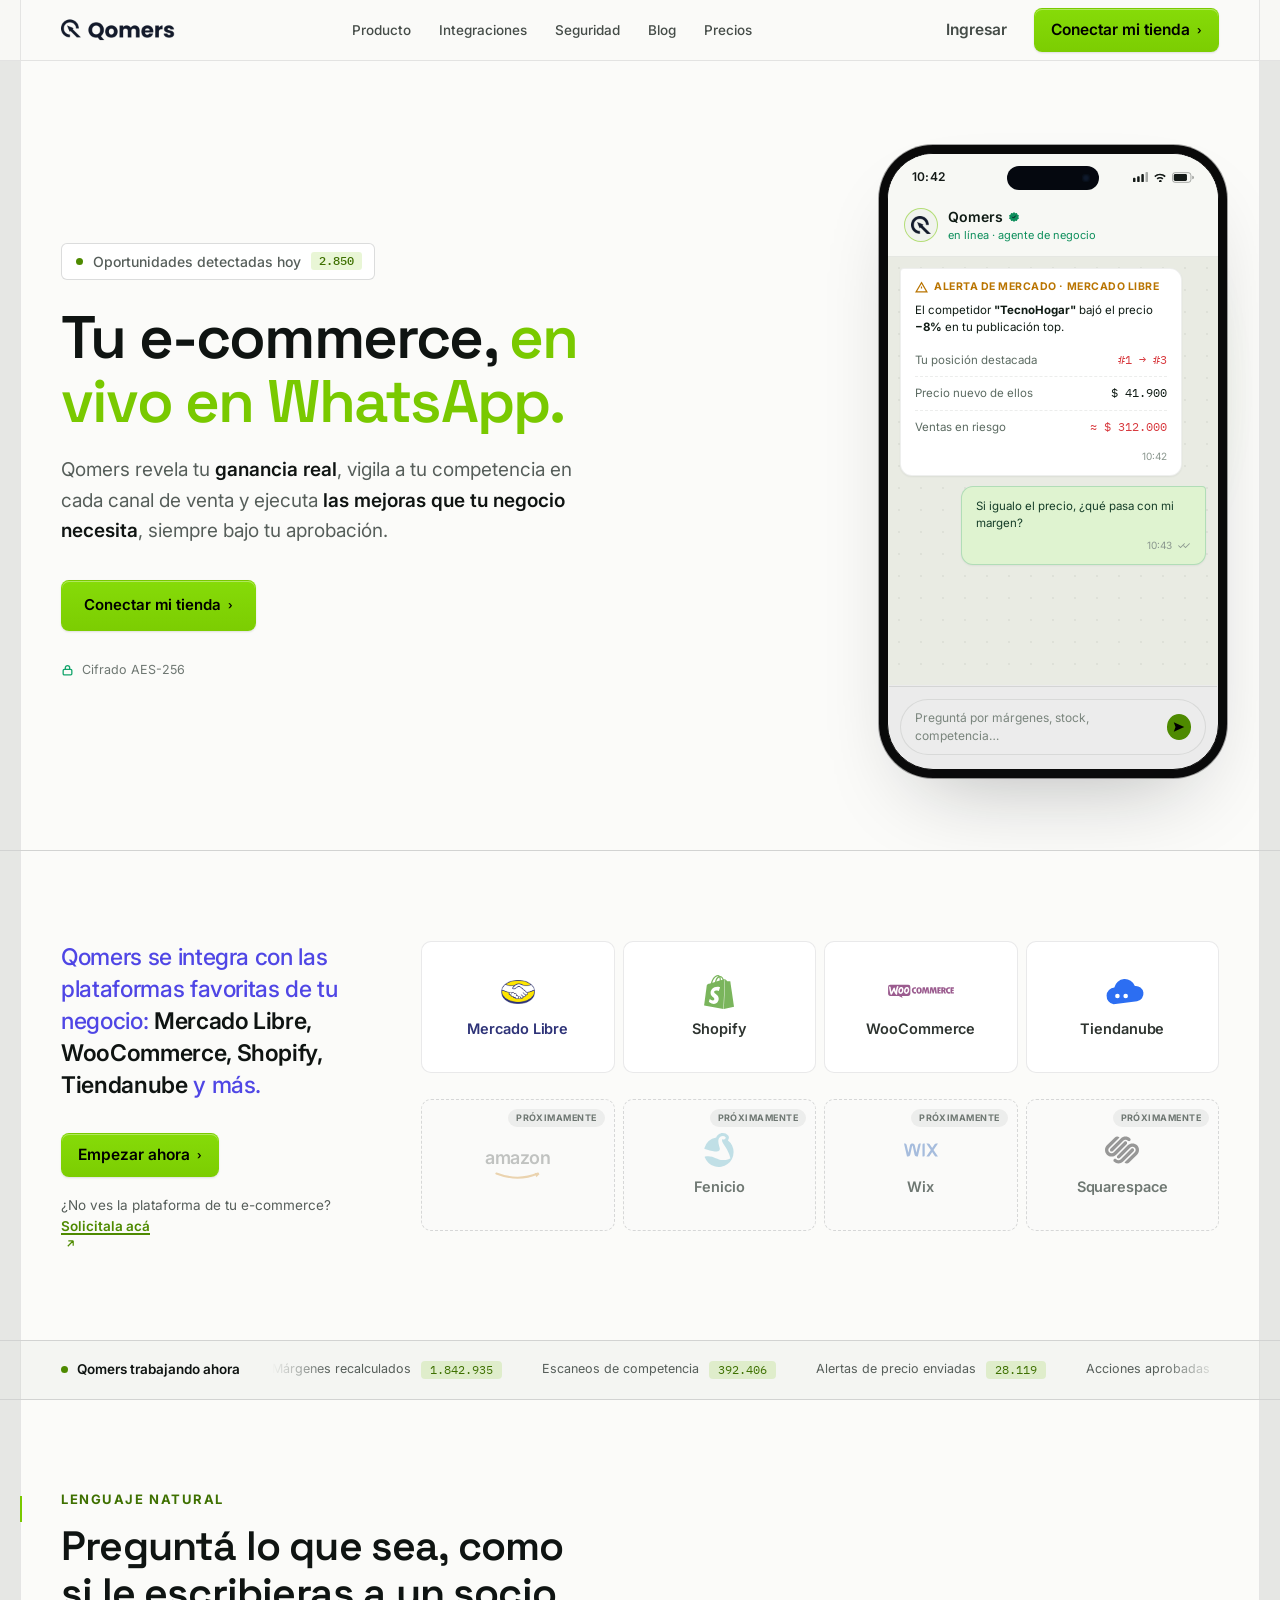
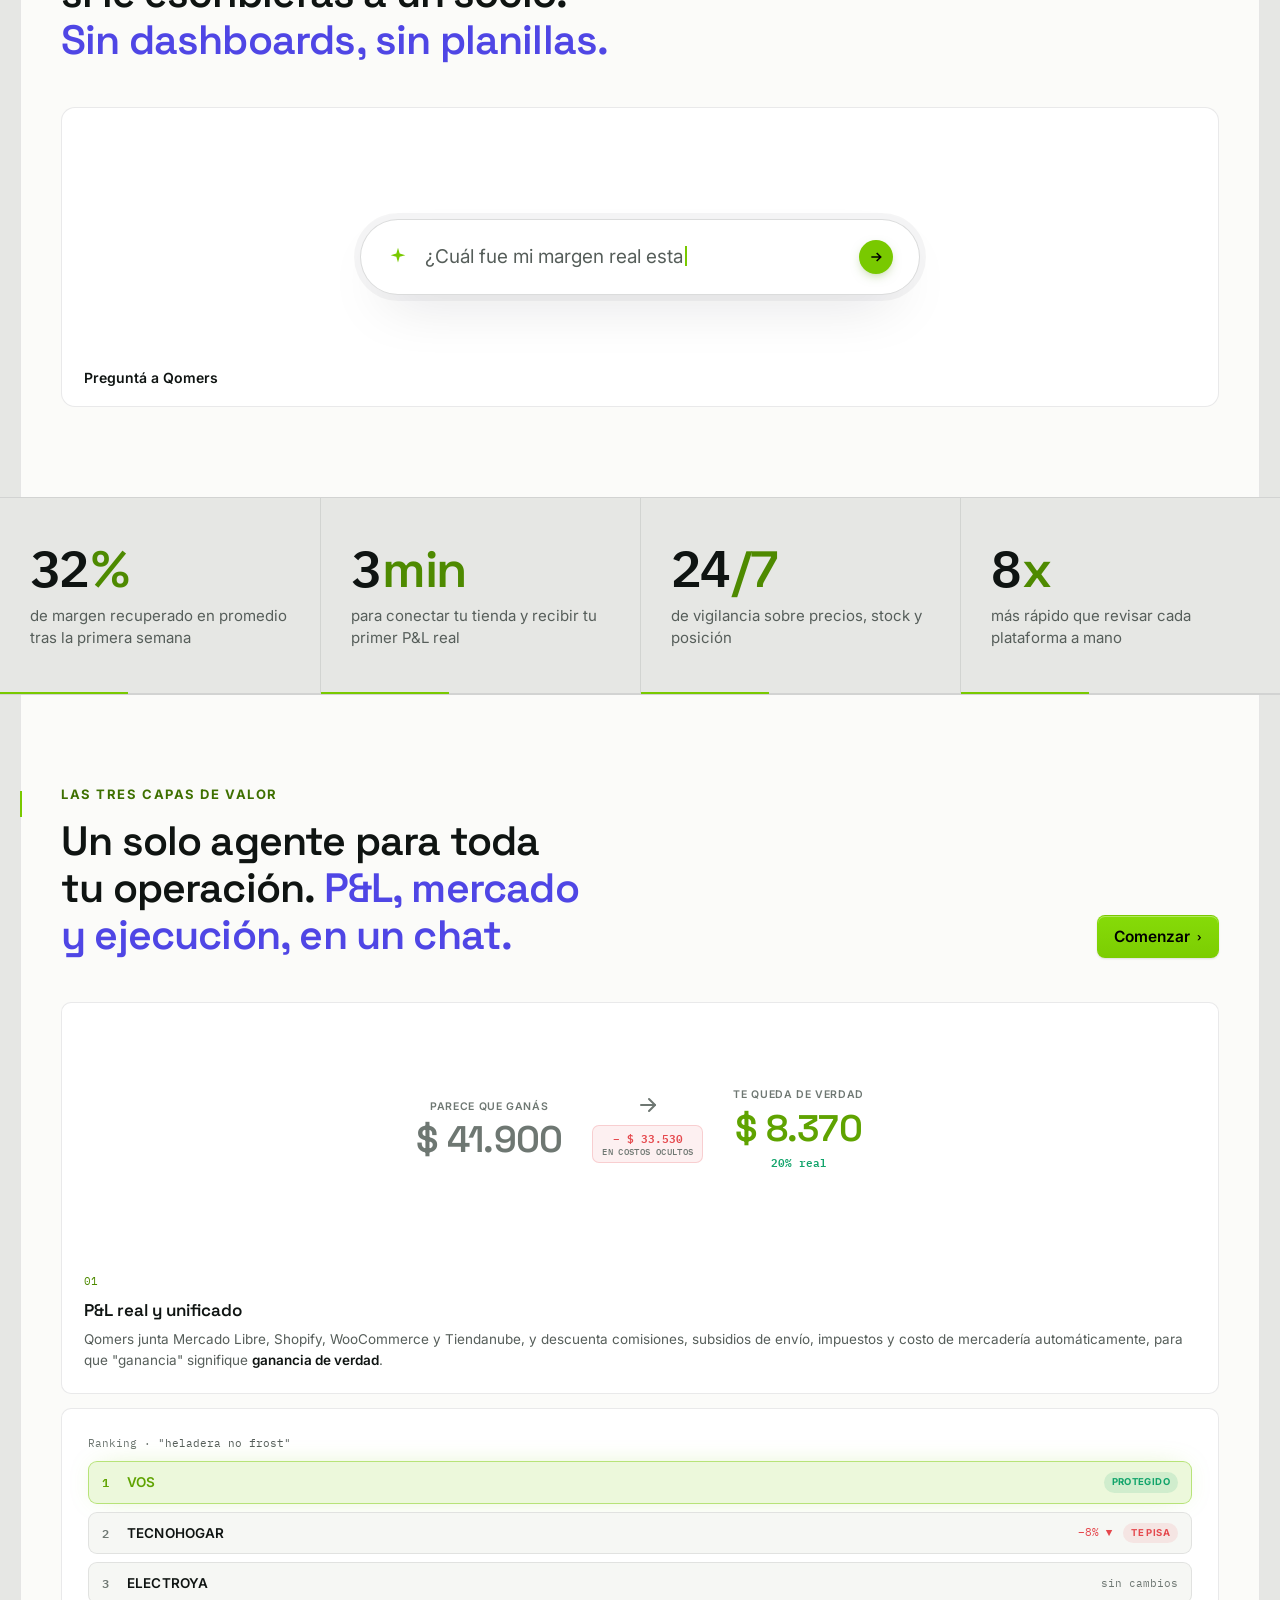
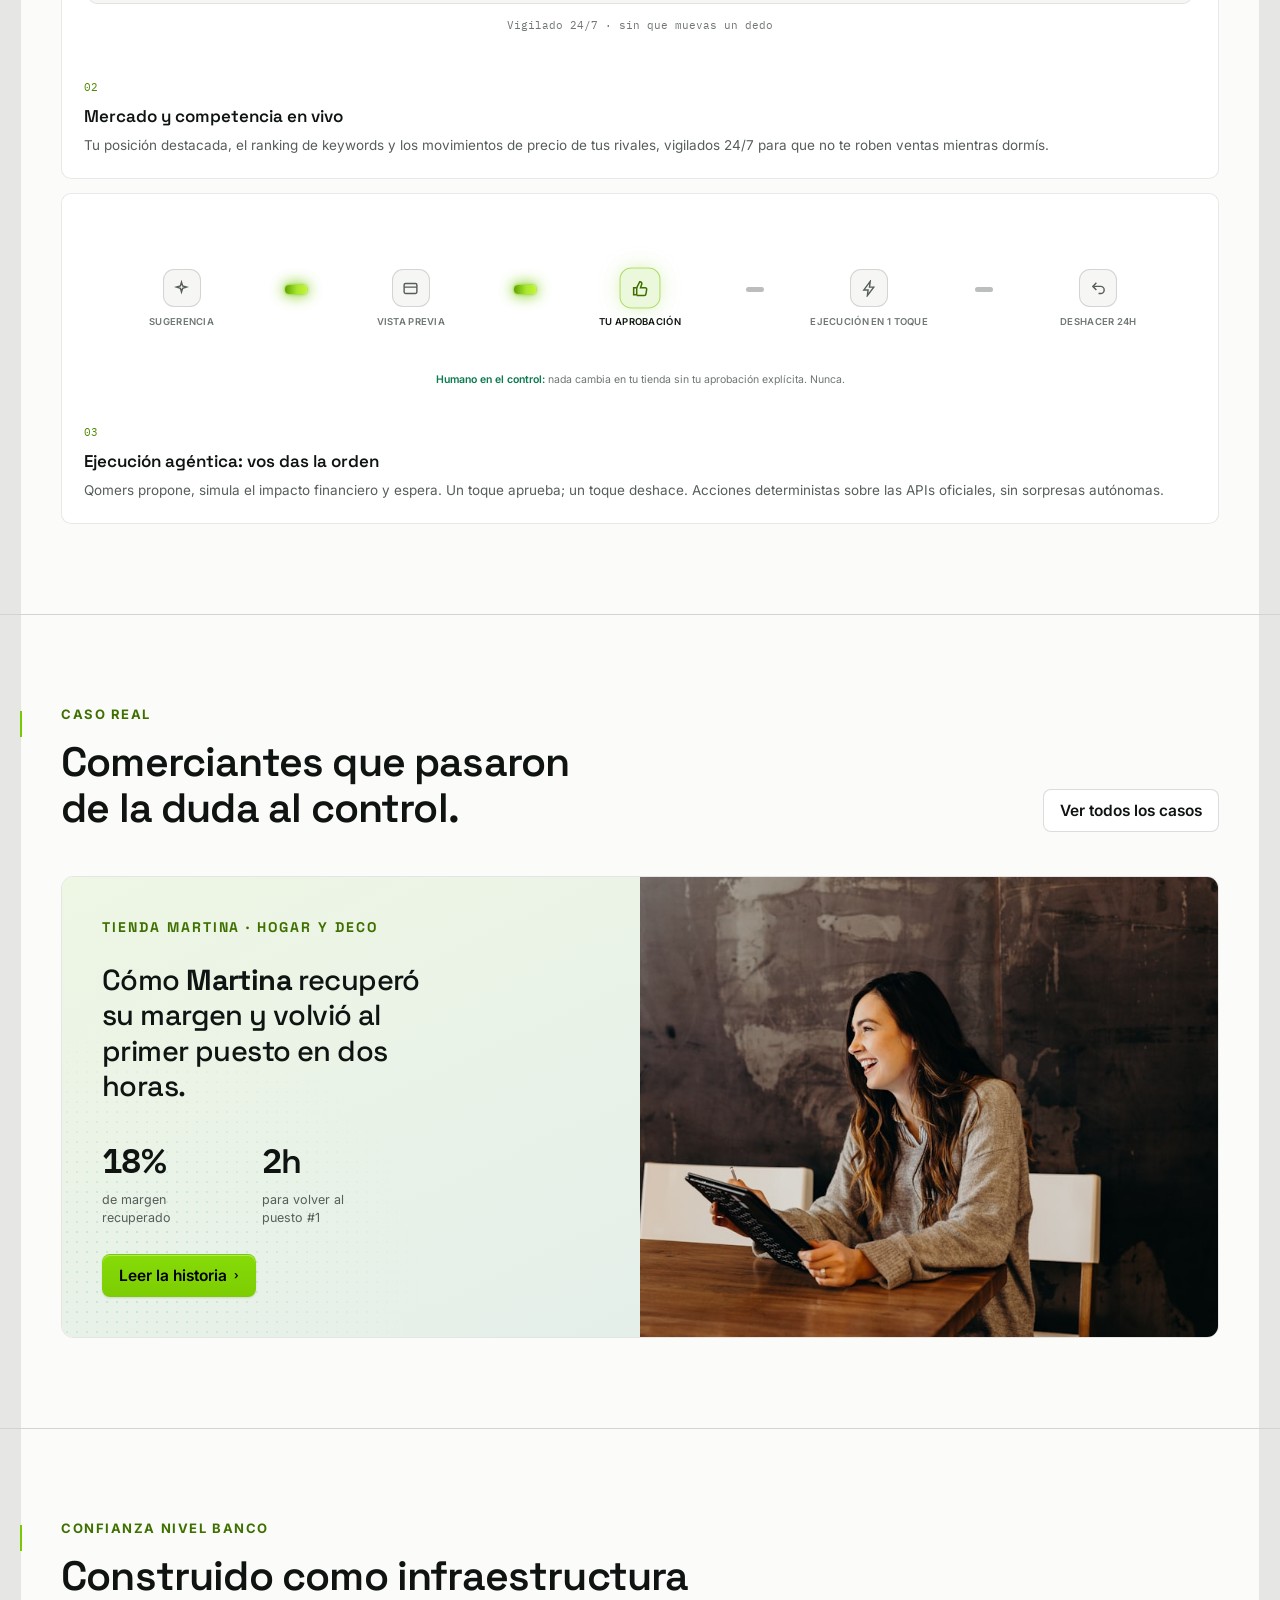
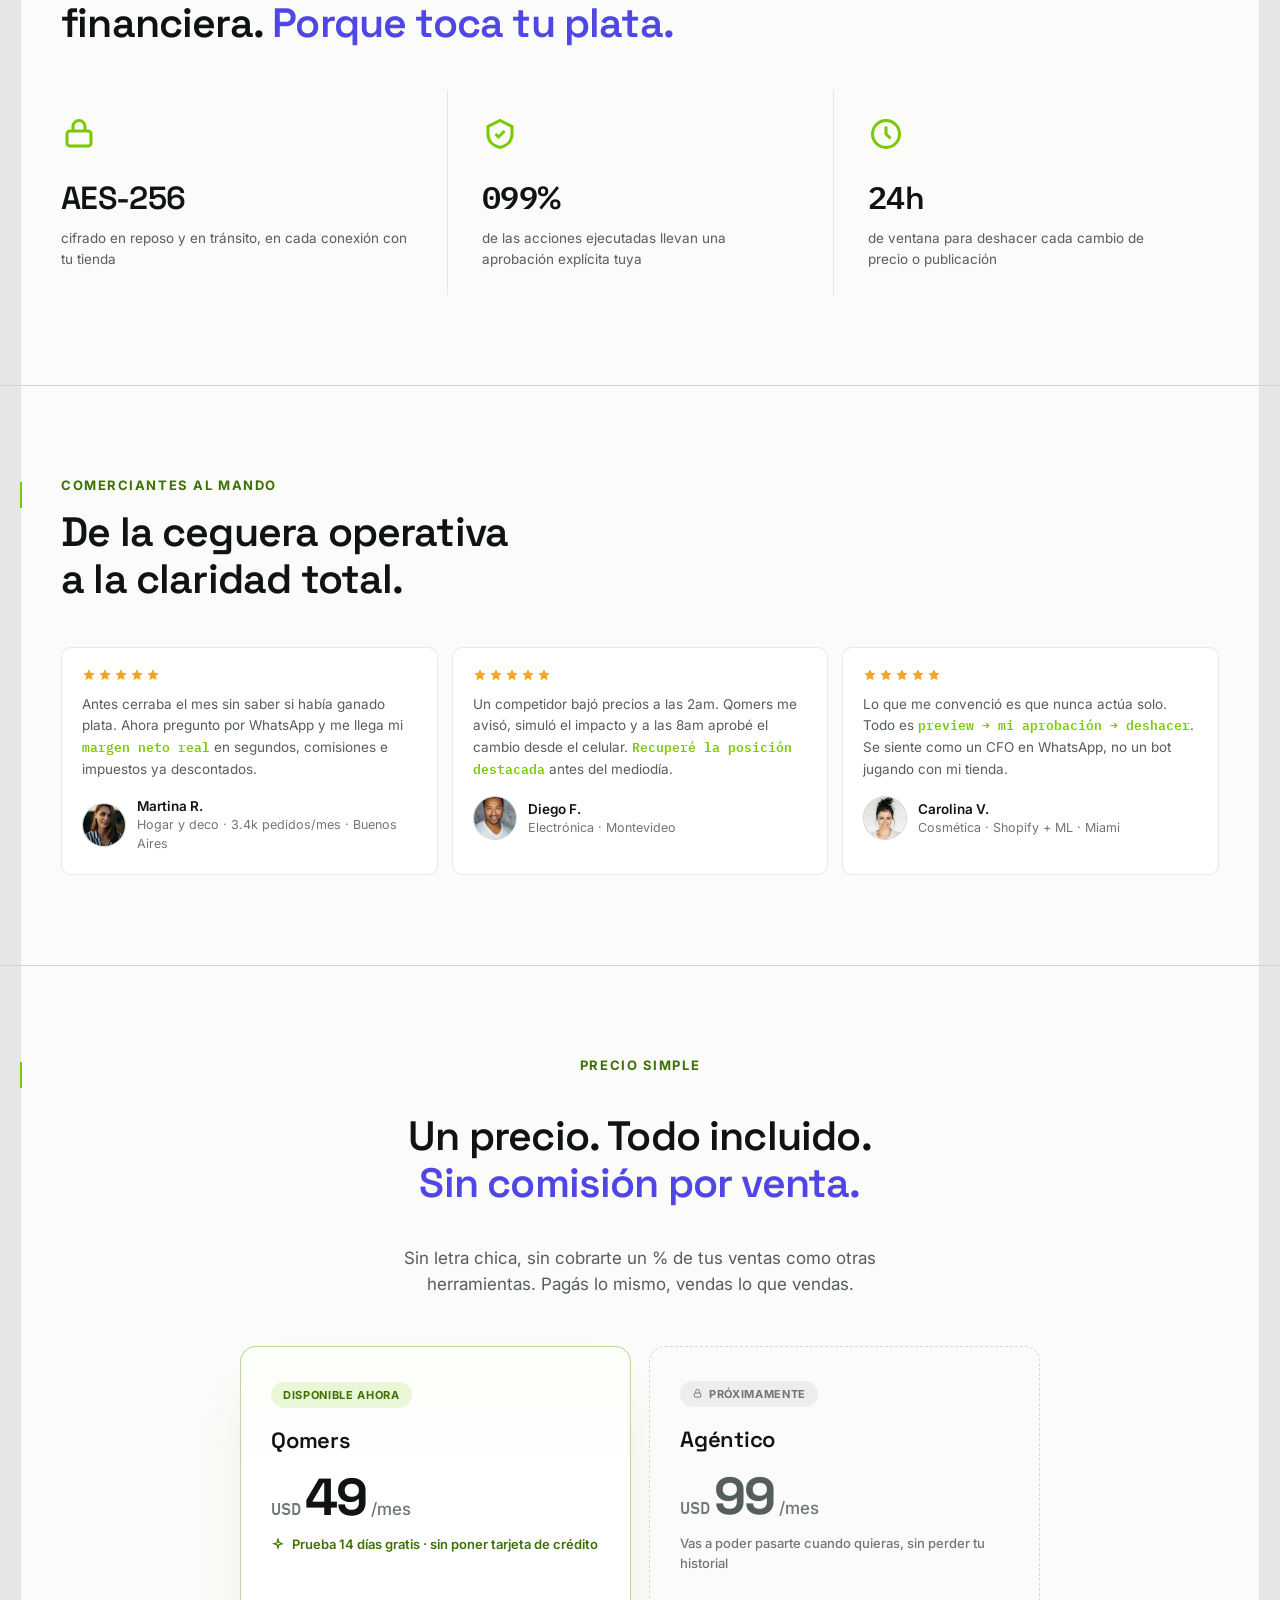
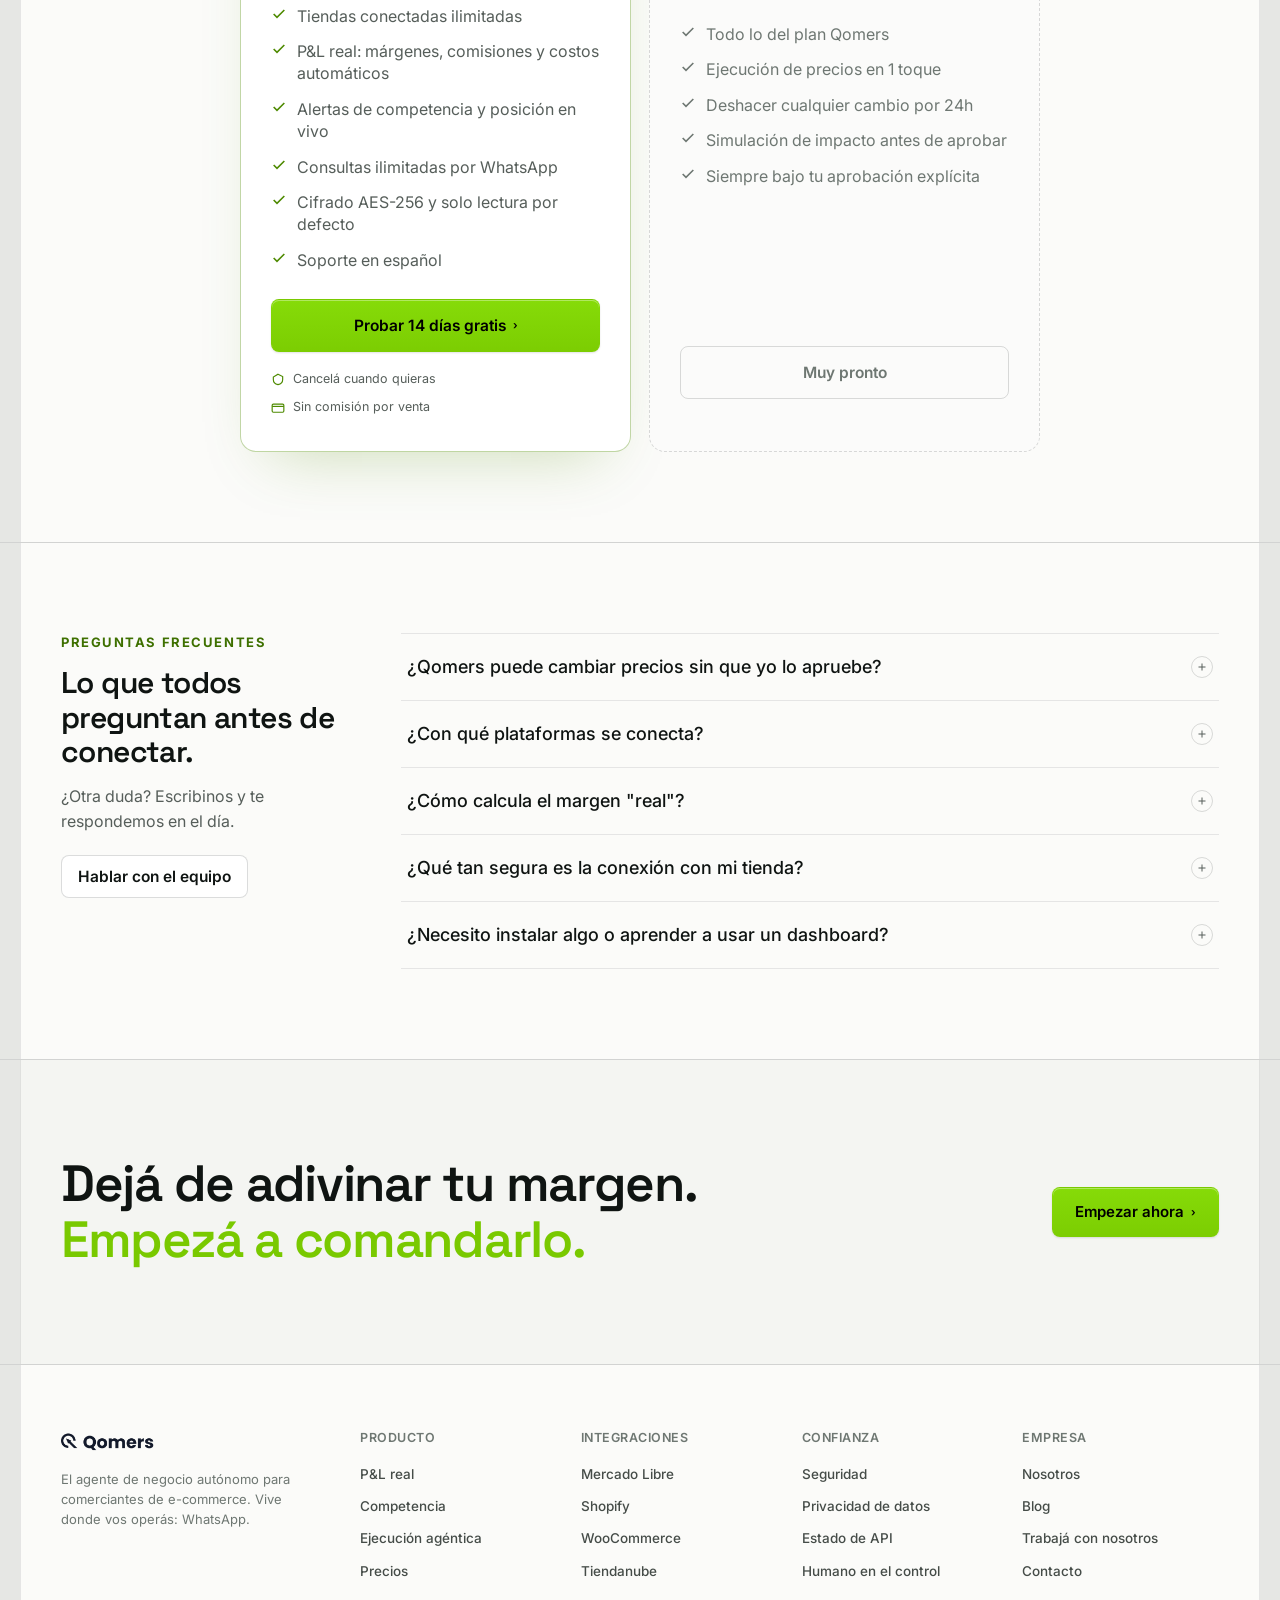
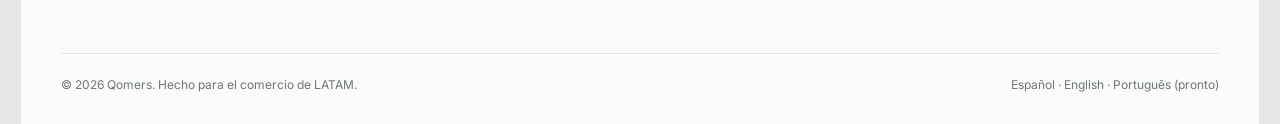
<file: index.html>
<!DOCTYPE html>
<html lang="es" data-theme="light">
<head>
<meta charset="UTF-8">
<meta name="viewport" content="width=device-width, initial-scale=1">
<meta name="description" content="Qomers es el agente de negocio en WhatsApp que revela tu margen real, vigila a tu competencia y ejecuta mejoras de precio bajo tu aprobación. Se integra con Mercado Libre, Shopify, WooCommerce y Tiendanube.">
<meta name="theme-color" content="#FBFBF9">
<meta property="og:type" content="website">
<meta property="og:site_name" content="Qomers">
<meta property="og:title" content="Qomers: El copiloto de WhatsApp para tu e-commerce">
<meta property="og:description" content="Revelá tu margen real, vigilá a tu competencia y ejecutá mejoras de precio, todo desde WhatsApp. Se integra con Mercado Libre, Shopify, WooCommerce y Tiendanube.">
<meta property="og:url" content="https://qomers.com">
<meta name="twitter:card" content="summary">
<meta name="twitter:title" content="Qomers: El copiloto de WhatsApp para tu e-commerce">
<meta name="twitter:description" content="Revelá tu margen real, vigilá a tu competencia y ejecutá mejoras de precio, todo desde WhatsApp. Se integra con Mercado Libre, Shopify, WooCommerce y Tiendanube.">
<link rel="icon" href="/favicon.ico" sizes="any">
<link rel="icon" type="image/png" sizes="32x32" href="/favicon-32x32.png">
<link rel="icon" type="image/png" sizes="16x16" href="/favicon-16x16.png">
<link rel="apple-touch-icon" sizes="180x180" href="/apple-touch-icon.png">
<link rel="manifest" href="/site.webmanifest">
<title>Qomers: El copiloto de WhatsApp para tu e-commerce</title>
<link rel="preconnect" href="https://fonts.googleapis.com">
<link href="https://fonts.googleapis.com/css2?family=Space+Grotesk:wght@500;600;700&family=Inter:wght@400;500;600&family=IBM+Plex+Mono:wght@400;500&display=swap" rel="stylesheet">
<link rel="stylesheet" href="css/styles.css">
</head>
<body>

<!-- NAV -->
<nav id="nav">
  <div class="nav-in">
    <a class="logo" href="#"><img class="logo-img" src="[data-uri]" alt="Qomers" /></a>
    <div class="nav-c">
      <a href="#valor">Producto</a>
      <a href="#integraciones">Integraciones</a>
      <a href="#seguridad">Seguridad</a>
      <a href="blog/index.html">Blog</a>
      <a href="#precios">Precios</a>
    </div>
    <div class="nav-r">
      <a class="btn btn-plain nav-login" href="#">Ingresar</a>
      <a class="btn btn-lime nav-cta" href="https://wa.me/59899677738?text=Hola%20Qomers%2C%20quiero%20conectar%20mi%20tienda%20y%20probar%20la%20herramienta." target="_blank" rel="noopener noreferrer">Conectar mi tienda <span class="chev">›</span></a>
      <button class="burger" id="burger" aria-label="Abrir menú" aria-expanded="false">
        <span></span><span></span><span></span>
      </button>
    </div>
  </div>
  <div class="mmenu" id="mmenu">
    <a href="#valor">Producto</a>
    <a href="#integraciones">Integraciones</a>
    <a href="#seguridad">Seguridad</a>
    <a href="blog/index.html">Blog</a>
    <a href="#precios">Precios</a>
    <div class="mmenu-ctas">
      <a class="btn btn-ghost" href="#">Ingresar</a>
      <a class="btn btn-lime" href="https://wa.me/59899677738?text=Hola%20Qomers%2C%20quiero%20conectar%20mi%20tienda%20y%20probar%20la%20herramienta." target="_blank" rel="noopener noreferrer">Empezar ahora <span class="chev">›</span></a>
    </div>
  </div>
</nav>

<!-- HERO -->
<div class="frame hero">
  <canvas class="waves-a" id="wavesA"></canvas>
  <canvas class="waves-b" id="wavesB"></canvas>
  <div class="hero-in">
    <div>
      <div class="pill ent ent-1"><span class="dot"></span>Oportunidades detectadas hoy <span class="val odo" id="tick"></span></div>
      <h1 class="ent ent-2">Tu e-commerce, <em>en vivo en WhatsApp.</em></h1>
      <p class="sub ent ent-3">Qomers revela tu <b>ganancia real</b>, vigila a tu competencia en cada canal de venta y ejecuta <b>las mejoras que tu negocio necesita</b>, siempre bajo tu aprobación.</p>
      <div class="hero-ctas ent ent-4">
        <a class="btn btn-lime" href="https://wa.me/59899677738?text=Hola%20Qomers%2C%20quiero%20conectar%20mi%20tienda%20y%20probar%20la%20herramienta." target="_blank" rel="noopener noreferrer">Conectar mi tienda <span class="chev">›</span></a>
      </div>
      <div class="hero-note ent ent-5">
        <svg width="13" height="13" viewBox="0 0 24 24" fill="none" stroke="#12A46B" stroke-width="2.4"><rect x="4" y="10" width="16" height="10" rx="2"/><path d="M8 10V7a4 4 0 0 1 8 0v3"/></svg>
        Cifrado AES-256</div>
    </div>

    <!-- phone -->
    <div class="phone-wrap">
      <div class="phone-glow"></div>
      <div class="phone">
        <div class="island"><span class="cam"></span></div>
        <div class="statusbar"><span class="sb-time">10:42</span><span class="sb-icons">
          <svg viewBox="0 0 18 12" width="15" height="10"><rect x="0" y="7" width="3" height="5" rx="1" fill="currentColor"/><rect x="5" y="5" width="3" height="7" rx="1" fill="currentColor"/><rect x="10" y="2.5" width="3" height="9.5" rx="1" fill="currentColor"/><rect x="15" y="0" width="3" height="12" rx="1" fill="currentColor" opacity=".35"/></svg>
          <svg viewBox="0 0 16 12" width="14" height="10"><path d="M8 9.6a1.6 1.6 0 1 1 0 3.1 1.6 1.6 0 0 1 0-3.1zM8 5.9c1.6 0 3 .6 4.1 1.7l-1.4 1.4A3.9 3.9 0 0 0 8 7.9c-1 0-2 .4-2.7 1.1L3.9 7.6A5.8 5.8 0 0 1 8 5.9zM8 2c2.6 0 5 1 6.9 2.9l-1.4 1.4A7.7 7.7 0 0 0 8 4C6 4 4.1 4.8 2.5 6.3L1.1 4.9A9.7 9.7 0 0 1 8 2z" fill="currentColor"/></svg>
          <svg viewBox="0 0 25 12" width="22" height="11"><rect x="0.5" y="0.5" width="21" height="11" rx="3" fill="none" stroke="currentColor" opacity=".4"/><rect x="2" y="2" width="15" height="8" rx="1.6" fill="currentColor"/><path d="M23 4v4a2 2 0 0 0 0-4z" fill="currentColor" opacity=".4"/></svg>
        </span></div>
        <div class="chat-head">
          <div class="chat-av"><img src="[data-uri]" alt="Q" style="width:20px;height:20px;object-fit:contain"/></div>
          <div>
            <div class="chat-name">Qomers <svg width="12" height="12" viewBox="0 0 24 24" fill="currentColor"><path d="M12 2l2.4 2.4 3.4-.5 1 3.3 3.2 1.6-1.3 3.2 1.3 3.2-3.2 1.6-1 3.3-3.4-.5L12 22l-2.4-2.4-3.4.5-1-3.3L2 15.2l1.3-3.2L2 8.8l3.2-1.6 1-3.3 3.4.5z"/><path d="M9 12.2l2 2 4-4.4" stroke="#0B1220" stroke-width="2" fill="none" stroke-linecap="round"/></svg></div>
            <div class="chat-status">en línea · agente de negocio</div>
          </div>
        </div>
        <div class="chat-body" id="chatBody">

          <div class="msg in" id="m1">
            <div class="tt warn"><svg class="ti" viewBox="0 0 24 24" fill="none" stroke="currentColor" stroke-width="2.2"><path d="M12 3 L22 20 H2 Z"/><path d="M12 10v4M12 17.5v.01"/></svg> Alerta de mercado · Mercado Libre</div>
            El competidor <b>"TecnoHogar"</b> bajó el precio <b>−8%</b> en tu publicación top.
            <div style="margin-top:8px">
              <div class="alert-line"><span class="k">Tu posición destacada</span><span class="v down">#1 → #3</span></div>
              <div class="alert-line"><span class="k">Precio nuevo de ellos</span><span class="v">$ 41.900</span></div>
              <div class="alert-line"><span class="k">Ventas en riesgo</span><span class="v down">≈ $ 312.000</span></div>
            </div>
            <div class="meta">10:42</div>
          </div>

          <div class="msg out" id="m2">Si igualo el precio, ¿qué pasa con mi margen?<div class="meta">10:43 <span class="ticks"><span>✓</span><span>✓</span></span></div></div>

          <div class="typing" id="typ"><i></i><i></i><i></i></div>

          <div class="msg in" id="m3">
            <div class="tt"><svg class="ti" viewBox="0 0 24 24" fill="none" stroke="currentColor" stroke-width="2.2"><path d="M4 20V10M10 20V4M16 20v-7M22 20H2"/></svg> Simulación · igualando $ 41.900</div>
            <div class="pl-row"><span class="k">Venta bruta</span><span class="v">$ 41.900</span></div>
            <div class="pl-row"><span class="k">Comisión ML + envío</span><span class="v down">− $ 8.170</span></div>
            <div class="pl-row"><span class="k">Impuestos</span><span class="v down">− $ 3.960</span></div>
            <div class="pl-row"><span class="k">Costo de mercadería</span><span class="v down">− $ 21.400</span></div>
            <div class="pl-row total"><span class="k">Margen neto real</span><span class="v"><span class="odo" id="marginOdo"></span> · 20,0%</span></div>
            <div style="font-size:11.5px;color:var(--ink-2);margin-top:8px">Seguís rentable. Recuperás la posición destacada en ~2h según tu historial de ranking.</div>
            <div class="chat-btns">
              <div class="cbtn primary" id="approveBtn">Aprobar cambio de precio</div>
              <div class="cbtn">Ver detalle</div>
            </div>
            <div class="meta">10:43</div>
          </div>

          <div class="msg in" id="m4">
            <span class="success-check">✓</span><b>Precio actualizado en Mercado Libre.</b>
            <div style="font-size:11.5px;color:var(--ink-2);margin-top:6px">Nuevo precio $ 41.900 · activo en tu publicación</div>
            <span class="undo-chip"><svg class="ti" viewBox="0 0 24 24" fill="none" stroke="currentColor" stroke-width="2" style="width:11px;height:11px;vertical-align:-1px"><path d="M9 14 4 9l5-5"/><path d="M4 9h11a5 5 0 0 1 0 10h-3"/></svg> Podés deshacer por 24h</span>
            <div class="meta">10:44</div>
          </div>

        </div>
        <div class="chat-input">Preguntá por márgenes, stock, competencia… <span class="send"><svg viewBox="0 0 24 24" fill="currentColor" style="width:14px;height:14px"><path d="M3 20l18-8L3 4l3 8-3 8z"/></svg></span></div>
      </div>
    </div>
  </div>
</div>

<hr class="hairline">

<!-- INTEGRACIONES -->
<div class="frame" id="integraciones">
  <section class="sec">
    <div class="cloud">
      <div class="cloud-l rv">
        <h2>Qomers se integra con las plataformas favoritas de tu negocio: <b>Mercado Libre, WooCommerce, Shopify, Tiendanube</b> y más.</h2>
        <div>
          <a class="btn btn-lime" href="https://wa.me/59899677738?text=Hola%20Qomers%2C%20quiero%20conectar%20mi%20tienda%20y%20probar%20la%20herramienta." target="_blank" rel="noopener noreferrer">Empezar ahora <span class="chev">›</span></a>
          <p class="cloud-ask">¿No ves la plataforma de tu e-commerce?
            <a href="https://wa.me/59899677738?text=Hola%20Qomers%2C%20quiero%20solicitar%20una%20integraci%C3%B3n%20con%20mi%20plataforma%20de%20e-commerce%3A%20" target="_blank" rel="noopener noreferrer">Solicitala acá<svg viewBox="0 0 24 24" fill="none" stroke="currentColor" stroke-width="2.2"><path d="M7 17L17 7M17 7H8M17 7v9"/></svg></a>
          </p>
        </div>
      </div>
      <div class="cloud-grid stg">

        <div class="pcard ml" style="--bc:#FFE600" title="Mercado Libre">
          <span class="picon">
            <img src="[data-uri]" alt="Mercado Libre" style="width:100%;height:100%;object-fit:contain">
          </span>
          <span class="pname">Mercado Libre</span>
        </div>

        <div class="pcard" style="--bc:#7AB55C" title="Shopify">
          <span class="picon"><svg class="pg" viewBox="1.2 0 21.4 24"><path d="M15.337 23.979l7.216-1.561s-2.604-17.613-2.625-17.73c-.018-.116-.114-.192-.211-.192s-1.929-.136-1.929-.136-1.275-1.274-1.439-1.411c-.045-.037-.075-.057-.121-.074l-.914 21.104h.023zM11.71 11.305s-.81-.424-1.774-.424c-1.447 0-1.504.906-1.504 1.141 0 1.232 3.24 1.715 3.24 4.629 0 2.295-1.44 3.76-3.406 3.76-2.354 0-3.54-1.465-3.54-1.465l.646-2.086s1.245 1.066 2.28 1.066c.675 0 .975-.545.975-.932 0-1.619-2.654-1.694-2.654-4.359-.034-2.237 1.571-4.416 4.827-4.416 1.257 0 1.875.361 1.875.361l-.945 2.715-.02.01zM11.17.83c.136 0 .271.038.405.135-.984.465-2.064 1.639-2.508 3.992-.656.213-1.293.405-1.889.578C7.697 3.75 8.951.84 11.17.84V.83zm1.235 2.949v.135c-.754.232-1.583.484-2.394.736.466-1.777 1.333-2.645 2.085-2.971.193.501.309 1.176.309 2.1zm.539-2.234c.694.074 1.141.867 1.429 1.755-.349.114-.735.231-1.158.366v-.252c0-.752-.096-1.371-.271-1.871v.002zm2.992 1.289c-.02 0-.06.021-.078.021s-.289.075-.714.21c-.423-1.233-1.176-2.37-2.508-2.37h-.115C12.135.209 11.669 0 11.265 0 8.159 0 6.675 3.877 6.21 5.846c-1.194.365-2.063.636-2.16.674-.675.213-.694.232-.772.87-.075.462-1.83 14.063-1.83 14.063L15.009 24l.927-21.166z"/></svg></span>
          <span class="pname">Shopify</span>
        </div>

        <div class="pcard" style="--bc:#9B5C8F" title="WooCommerce">
          <span class="picon xwide"><svg class="pg" viewBox="-0.4 9.15 24.8 6.1"><path d="M.754 9.58a.754.754 0 00-.754.758v2.525c0 .42.339.758.758.758h3.135l1.431.799-.326-.799h2.373a.757.757 0 00.758-.758v-2.525a.757.757 0 00-.758-.758H.754zm2.709.445h.03c.065.001.124.023.179.067a.26.26 0 01.103.19.29.29 0 01-.033.16c-.13.239-.236.64-.322 1.199-.083.541-.114.965-.094 1.267a.392.392 0 01-.039.219.213.213 0 01-.176.12c-.086.006-.177-.034-.263-.124-.31-.316-.555-.788-.735-1.416-.216.425-.375.744-.478.957-.196.376-.363.568-.502.578-.09.007-.166-.069-.233-.228-.17-.436-.352-1.277-.548-2.524a.297.297 0 01.054-.222c.047-.064.116-.095.21-.102.169-.013.265.065.288.238.103.695.217 1.284.336 1.766l.727-1.387c.066-.126.15-.192.25-.199.146-.01.237.083.273.28.083.441.188.817.315 1.136.086-.844.233-1.453.44-1.828a.255.255 0 01.218-.147zm1.293.36c.056 0 .116.006.18.02.232.05.411.177.53.386.107.18.161.395.161.654 0 .343-.087.654-.26.94-.2.332-.459.5-.781.5a.88.88 0 01-.18-.022.763.763 0 01-.531-.384 1.287 1.287 0 01-.158-.659c0-.342.085-.655.258-.937.202-.333.462-.498.78-.498zm2.084 0c.056 0 .116.006.18.02.236.05.411.177.53.386.107.18.16.395.16.654 0 .343-.086.654-.259.94-.2.332-.459.5-.781.5a.88.88 0 01-.18-.022.763.763 0 01-.531-.384 1.287 1.287 0 01-.16-.659c0-.342.087-.655.26-.937.202-.333.462-.498.78-.498zm4.437.047c-.305 0-.546.102-.718.304-.173.203-.256.49-.256.856 0 .395.086.697.256.906.17.21.418.316.744.316.315 0 .559-.107.728-.316.17-.21.256-.504.256-.883s-.087-.673-.26-.879c-.176-.202-.424-.304-.75-.304zm-1.466.002a1.13 1.13 0 00-.84.326c-.223.22-.332.499-.332.838 0 .362.108.658.328.88.22.223.505.336.861.336.103 0 .22-.016.346-.052v-.54c-.117.034-.216.051-.303.051a.545.545 0 01-.422-.177c-.106-.12-.16-.278-.16-.48 0-.19.053-.348.156-.468a.498.498 0 01.397-.181c.103 0 .212.015.332.049v-.537a1.394 1.394 0 00-.363-.045zm12.414 0a1.135 1.135 0 00-.84.326c-.223.22-.332.499-.332.838 0 .362.108.658.328.88.22.223.506.336.861.336.103 0 .22-.016.346-.052v-.54c-.116.034-.216.051-.303.051a.545.545 0 01-.422-.177c-.106-.12-.16-.278-.16-.48 0-.19.053-.348.156-.468a.498.498 0 01.397-.181c.103 0 .212.015.332.049v-.537a1.394 1.394 0 00-.363-.045zm-9.598.06l-.29 2.264h.579l.156-1.559.395 1.559h.412l.379-1.555.164 1.555h.603l-.304-2.264h-.791l-.12.508c-.03.13-.06.264-.087.4l-.067.352a29.97 29.97 0 00-.258-1.26h-.771zm2.768 0l-.29 2.264h.579l.156-1.559.396 1.559h.412l.375-1.555.165 1.555h.603l-.305-2.264h-.789l-.119.508c-.03.13-.06.264-.086.4l-.066.352c-.063-.352-.15-.771-.26-1.26h-.771zm3.988 0v2.264h.611v-1.031h.012l.494 1.03h.645l-.489-1.019a.61.61 0 00.37-.552.598.598 0 00-.25-.506c-.167-.123-.394-.186-.68-.186h-.713zm3.377 0v2.264H24v-.483h-.63v-.414h.54v-.468h-.54v-.416h.626v-.483H22.76zm-4.793.004v2.264h1.24v-.483h-.627v-.416h.541v-.468h-.54v-.415h.622v-.482h-1.236zm2.025.432c.146.003.25.025.313.072.063.046.091.12.091.227 0 .156-.135.236-.404.24v-.54zm-15.22.011c-.104 0-.205.069-.301.211a1.078 1.078 0 00-.2.639c0 .096.02.2.06.303.049.13.117.198.196.215.083.016.173-.02.27-.106.123-.11.205-.273.252-.492.016-.077.023-.16.023-.246 0-.097-.02-.2-.06-.303-.05-.13-.116-.198-.196-.215a.246.246 0 00-.045-.006zm2.083 0c-.103 0-.204.069-.3.211a1.078 1.078 0 00-.2.639c0 .096.02.2.06.303.049.13.117.198.196.215.083.016.173-.02.27-.106.123-.11.205-.273.252-.492.013-.077.023-.16.023-.246 0-.097-.02-.2-.06-.303-.05-.13-.116-.198-.196-.215a.246.246 0 00-.045-.006zm4.428.006c.233 0 .354.218.354.66-.004.273-.038.46-.098.553a.293.293 0 01-.262.139.266.266 0 01-.242-.139c-.056-.093-.084-.28-.084-.562 0-.436.11-.65.332-.65Z"/></svg></span>
          <span class="pname">WooCommerce</span>
        </div>

        <div class="pcard" style="--bc:#2C6EF2" title="Tiendanube">
          <span class="picon wide"><svg viewBox="0 0 30 20" width="100%" height="100%"><path d="M9.5 18 a5.5 5.5 0 0 1 .5 -10.9 a7 7 0 0 1 13.4 -1 a5 5 0 0 1 1.4 9.9 l-1.2 .2 z" fill="var(--bc)"/><circle cx="12" cy="12.6" r="1.5" fill="#fff"/><circle cx="17.4" cy="12.6" r="1.5" fill="#fff"/></svg></span>
          <span class="pname">Tiendanube</span>
        </div>

        <div class="pcard soon" style="--bc:#FF9900" title="Amazon">
          <span class="soon-tag">Próximamente</span>
          <span class="az">
            <span class="az-tx">amazon</span>
            <svg viewBox="0 0 56 12" width="52" height="10"><path d="M2 3 q26 10 50 0" fill="none" stroke="var(--bc)" stroke-width="2.4" stroke-linecap="round"/><path d="M48 2.2 l6 1.4 l-4 4 z" fill="var(--bc)"/></svg>
          </span>
        </div>

        <div class="pcard soon" style="--bc:#41C6E9" title="Fenicio eCommerce">
          <span class="soon-tag">Próximamente</span>
          <span class="picon">
            <svg class="pg" viewBox="0 0 27 31.42" aria-label="Fenicio"><path d="M21.6,6.77a1.92,1.92,0,0,1,.13-.17,1.21,1.21,0,0,1,.15-.2,3.27,3.27,0,0,0,.66-1.25,3.27,3.27,0,0,0-.75-3A6.11,6.11,0,0,0,17.16,0c-.27,0-.49,0-.64,0l-.33,0a5.51,5.51,0,0,0-.61.11l-.26.06-.08,0h0L15,.36l-.08,0-.3.12h0L14.3.62l-.08,0L14,.77l-.06,0L13.63,1h0a1.38,1.38,0,0,0-.25.17l-.06,0L13,1.36h0a4.69,4.69,0,0,0-.54.46h0A6.7,6.7,0,0,0,11.19,3.5s0,0,0,0,0,.08-.27.55A13.88,13.88,0,0,0,.06,13.84a.62.62,0,0,0,.36.87,46.34,46.34,0,0,0,9.11,2.35c2.19.26,3-.09,3.49-.33a2.31,2.31,0,0,0,1.22-2.52c-.17-1.13-1.6-4.47-1.31-7.54a5,5,0,0,1,.58-1.76h0a4.29,4.29,0,0,1,.82-1.05h0a3,3,0,0,1,.33-.28h0l.15-.12,0,0a.54.54,0,0,1,.16-.1h0l.18-.11h0l.14-.07s0,0,0,0L15.6,3h0A1.06,1.06,0,0,1,15.8,3h0l.14,0,0,0,.19-.05a3.43,3.43,0,0,1,.93-.12,3.36,3.36,0,0,1,2.59,1.22.5.5,0,0,1,0,.73,4.16,4.16,0,0,1-1.11,1,1.07,1.07,0,0,1-.56.18c-.35,0-.61-.21-.9-.25H17a.59.59,0,0,0-.45.18,1.29,1.29,0,0,0-.26.94c0,2.8,6,8,7.65,16.16a.68.68,0,0,1-.25.75C23,24.07,21.19,25,16.8,25,11.33,25,8.13,20.25.59,21.77a.43.43,0,0,0-.24.66A13.74,13.74,0,1,0,21.6,6.77Z"/></svg>
          </span>
          <span class="pname">Fenicio</span>
        </div>

        <div class="pcard soon" style="--bc:#0C6EFC" title="Wix">
          <span class="soon-tag">Próximamente</span>
          <span class="picon"><svg class="pg" viewBox="0 0 24 24"><path d="m0 7.354 2.113 9.292h.801a1.54 1.54 0 0 0 1.506-1.218l1.351-6.34a.171.171 0 0 1 .167-.137c.08 0 .15.058.167.137l1.352 6.34a1.54 1.54 0 0 0 1.506 1.218h.805l2.113-9.292h-.565c-.62 0-1.159.43-1.296 1.035l-1.26 5.545-1.106-5.176a1.76 1.76 0 0 0-2.19-1.324c-.639.176-1.113.716-1.251 1.365l-1.094 5.127-1.26-5.537A1.33 1.33 0 0 0 .563 7.354H0zm13.992 0a.951.951 0 0 0-.951.95v8.342h.635a.952.952 0 0 0 .951-.95V7.353h-.635zm1.778 0 3.158 4.66-3.14 4.632h1.325c.368 0 .712-.181.918-.486l1.756-2.59a.12.12 0 0 1 .197 0l1.754 2.59c.206.305.55.486.918.486h1.326l-3.14-4.632L24 7.354h-1.326c-.368 0-.712.181-.918.486l-1.772 2.617a.12.12 0 0 1-.197 0L18.014 7.84a1.108 1.108 0 0 0-.918-.486H15.77z"/></svg></span>
          <span class="pname">Wix</span>
        </div>

        <div class="pcard soon" style="--bc:#111111" title="Squarespace">
          <span class="soon-tag">Próximamente</span>
          <span class="picon"><svg class="pg" viewBox="0 0 24 24"><path d="M22.655 8.719c-1.802-1.801-4.726-1.801-6.564 0l-7.351 7.35c-.45.45-.45 1.2 0 1.65.45.449 1.2.449 1.65 0l7.351-7.351c.899-.899 2.362-.899 3.264 0 .9.9.9 2.364 0 3.264l-7.239 7.239c.9.899 2.362.899 3.263 0l5.589-5.589c1.836-1.838 1.836-4.763.037-6.563zm-2.475 2.437c-.451-.45-1.201-.45-1.65 0l-7.354 7.389c-.9.899-2.361.899-3.262 0-.45-.45-1.2-.45-1.65 0s-.45 1.2 0 1.649c1.801 1.801 4.726 1.801 6.564 0l7.351-7.35c.449-.487.449-1.239.001-1.688zm-2.439-7.35c-1.801-1.801-4.726-1.801-6.564 0l-7.351 7.351c-.45.449-.45 1.199 0 1.649s1.2.45 1.65 0l7.395-7.351c.9-.899 2.371-.899 3.27 0 .451.45 1.201.45 1.65 0 .421-.487.421-1.199-.029-1.649h-.021zm-2.475 2.437c-.45-.45-1.2-.45-1.65 0l-7.351 7.389c-.899.9-2.363.9-3.265 0-.9-.899-.9-2.363 0-3.264l7.239-7.239c-.9-.9-2.362-.9-3.263 0L1.35 8.719c-1.8 1.8-1.8 4.725 0 6.563 1.801 1.801 4.725 1.801 6.564 0l7.35-7.351c.451-.488.451-1.238 0-1.688h.002z"/></svg></span>
          <span class="pname">Squarespace</span>
        </div>

      </div>
  </section>
</div>

<!-- MARQUEE -->
<div class="strip">
  <div class="strip-in">
    <span class="ttl"><span class="dot"></span>Qomers trabajando ahora</span>
    <div class="marq">
      <div class="marq-t" id="marqT">
        <span class="mstat">Márgenes recalculados <span class="v odo" data-c="1842930"></span></span>
        <span class="mstat">Escaneos de competencia <span class="v odo" data-c="392400"></span></span>
        <span class="mstat">Alertas de precio enviadas <span class="v odo" data-c="28115"></span></span>
        <span class="mstat">Acciones aprobadas <span class="v odo" data-c="9640"></span></span>
        <span class="mstat">Deshacer honrados <span class="v odo" data-c="212"></span></span>
      </div>
    </div>
  </div>
</div>

<!-- PREGUNTÁ LO QUE SEA -->
<div class="frame">
  <section class="sec">
    <div class="sec-head rv">
      <div>
        <span class="eyebrow">Lenguaje natural</span>
        <h2>Preguntá lo que sea, como si le escribieras a un socio. <span>Sin dashboards, sin planillas.</span></h2>
      </div>
    </div>
    <div class="ask-wrap rv">
      <canvas class="wv" data-waves='{"c1":"#79C900","c2":"#12A46B","n":14,"amp":11,"gap":9,"y0":0.28,"y1":0.7,"bend":-0.05,"s0":0.2,"s1":1,"thin":true,"op":0.42}'></canvas>
      <div class="ask-pill">
        <span class="spark"><svg viewBox="0 0 24 24" fill="currentColor"><path d="M12 2l1.8 6.2L20 10l-6.2 1.8L12 18l-1.8-6.2L4 10l6.2-1.8z"/></svg></span>
        <span class="txt"><span id="askType"></span><span class="caret"></span></span>
        <span class="go"><svg viewBox="0 0 24 24" fill="none" stroke="currentColor" stroke-width="2.4" style="width:16px;height:16px"><path d="M5 12h14M13 6l6 6-6 6"/></svg></span>
      </div>
      <div class="ask-cap">Preguntá a Qomers</div>
    </div>
  </section>
</div>

<!-- KPIs -->
<div class="kpi-band" id="kpis">
  <div class="kpi"><div class="n"><span class="odo kc" data-target="32" data-suf="%"></span></div><div class="l">de margen recuperado en promedio tras la primera semana</div></div>
  <div class="kpi"><div class="n"><span class="odo kc" data-target="3" data-suf="min"></span></div><div class="l">para conectar tu tienda y recibir tu primer P&L real</div></div>
  <div class="kpi"><div class="n"><span class="odo kc" data-target="24" data-suf="/7"></span></div><div class="l">de vigilancia sobre precios, stock y posición</div></div>
  <div class="kpi"><div class="n"><span class="odo kc" data-target="8" data-suf="x"></span></div><div class="l">más rápido que revisar cada plataforma a mano</div></div>
</div>

<hr class="hairline">

<!-- TRES CAPAS DE VALOR -->
<div class="frame" id="valor">
  <section class="sec">
    <div class="sec-head rv">
      <div>
        <span class="eyebrow">Las tres capas de valor</span>
        <h2>Un solo agente para toda tu operación. <span>P&L, mercado y ejecución, en un chat.</span></h2>
      </div>
      <a class="btn btn-lime" href="https://wa.me/59899677738?text=Hola%20Qomers%2C%20quiero%20conectar%20mi%20tienda%20y%20probar%20la%20herramienta." target="_blank" rel="noopener noreferrer">Comenzar <span class="chev">›</span></a>
    </div>
    <div class="bento stg">

      <div class="bcard w3">
        <div class="b-art">
          <canvas class="wv" data-waves='{"c1":"#79C900","c2":"#12A46B","n":7,"amp":16,"gap":17,"y0":0.24,"y1":0.82,"thin":true,"op":0.22,"spd":3,"dyn":true,"fx":1.6}'></canvas>
          <div class="plc">
            <div class="plc-side">
              <div class="plc-cap">Parece que ganás</div>
              <div class="plc-big muted">$ 41.900</div>
            </div>
            <div class="plc-mid">
              <svg viewBox="0 0 24 24" fill="none" stroke="currentColor" stroke-width="2" stroke-linecap="round" stroke-linejoin="round"><path d="M5 12h14"/><path d="M13 6l6 6-6 6"/></svg>
              <div class="plc-gap">− $ 33.530<span>en costos ocultos</span></div>
            </div>
            <div class="plc-side">
              <div class="plc-cap">Te queda de verdad</div>
              <div class="plc-big win" id="plWin">$ 8.370</div>
              <div class="plc-sub">20% real</div>
            </div>
          </div>
        </div>
        <div class="b-txt">
          <div class="b-num">01</div>
          <h3>P&L real y unificado</h3>
          <p>Qomers junta Mercado Libre, Shopify, WooCommerce y Tiendanube, y descuenta comisiones, subsidios de envío, impuestos y costo de mercadería automáticamente, para que "ganancia" signifique <b>ganancia de verdad</b>.</p>
        </div>
      </div>

      <div class="bcard w3">
        <div class="b-art">
          <canvas class="wv" data-waves='{"c1":"#79C900","c2":"#12A46B","n":6,"amp":13,"gap":16,"y0":0.97,"y1":0.85,"thin":true,"op":0.32,"spd":3,"dyn":true,"fx":1.5}'></canvas>
          <div class="rank">
            <div class="rank-hd">Ranking · <span>"heladera no frost"</span></div>
            <div class="rank-row you">
              <span class="rk">1</span>
              <span class="rk-name">VOS</span>
              <span class="rk-tag ok">protegido</span>
            </div>
            <div class="rank-row">
              <span class="rk">2</span>
              <span class="rk-name">TECNOHOGAR</span>
              <span class="rk-move down">−8% ▼</span>
              <span class="rk-tag warn">te pisa</span>
            </div>
            <div class="rank-row">
              <span class="rk">3</span>
              <span class="rk-name">ELECTROYA</span>
              <span class="rk-move">sin cambios</span>
            </div>
            <div class="rank-ft">Vigilado 24/7 · sin que muevas un dedo</div>
          </div>
        </div>
        <div class="b-txt">
          <div class="b-num">02</div>
          <h3>Mercado y competencia en vivo</h3>
          <p>Tu posición destacada, el ranking de keywords y los movimientos de precio de tus rivales, vigilados 24/7 para que no te roben ventas mientras dormís.</p>
        </div>
      </div>

      <div class="bcard w3 loop-card">
        <div class="b-art" style="height:210px">
          <canvas class="wv" data-waves='{"c1":"#79C900","c2":"#12A46B","n":8,"amp":13,"gap":15,"y0":0.94,"y1":0.8,"thin":true,"op":0.2,"spd":3,"dyn":true,"fx":1.5}'></canvas>
          <div class="loop" id="loop">
            <div class="lstep on"><div class="lnode"><svg viewBox="0 0 24 24" fill="none" stroke="currentColor" stroke-width="2"><path d="M12 3l1.6 5.4L19 10l-5.4 1.6L12 17l-1.6-5.4L5 10l5.4-1.6z"/></svg></div><div class="llbl">Sugerencia</div></div>
            <div class="llink"></div>
            <div class="lstep"><div class="lnode"><svg viewBox="0 0 24 24" fill="none" stroke="currentColor" stroke-width="2"><rect x="3" y="5" width="18" height="14" rx="2"/><path d="M3 10h18"/></svg></div><div class="llbl">Vista previa</div></div>
            <div class="llink"></div>
            <div class="lstep"><div class="lnode"><svg viewBox="0 0 24 24" fill="none" stroke="currentColor" stroke-width="2"><path d="M7 11v9H3v-9z"/><path d="M7 11l4-8a2.5 2.5 0 0 1 2.5 3.5L12 11h6a2 2 0 0 1 2 2.3l-1 6A2 2 0 0 1 17 21H7"/></svg></div><div class="llbl">Tu aprobación</div></div>
            <div class="llink"></div>
            <div class="lstep"><div class="lnode"><svg viewBox="0 0 24 24" fill="none" stroke="currentColor" stroke-width="2"><path d="M13 2 4 14h6l-1 8 9-12h-6z"/></svg></div><div class="llbl">Ejecución en 1 toque</div></div>
            <div class="llink"></div>
            <div class="lstep"><div class="lnode"><svg viewBox="0 0 24 24" fill="none" stroke="currentColor" stroke-width="2"><path d="M9 14 4 9l5-5"/><path d="M4 9h11a5 5 0 0 1 0 10h-3"/></svg></div><div class="llbl">Deshacer 24h</div></div>
          </div>
          <div class="hloop-note"><b>Humano en el control:</b> nada cambia en tu tienda sin tu aprobación explícita. Nunca.</div>
        </div>
        <div class="b-txt">
          <div class="b-num">03</div>
          <h3>Ejecución agéntica: vos das la orden</h3>
          <p>Qomers propone, simula el impacto financiero y espera. Un toque aprueba; un toque deshace. Acciones deterministas sobre las APIs oficiales, sin sorpresas autónomas.</p>
        </div>
      </div>

    </div>
  </section>
</div>

<hr class="hairline">

<!-- CASO DE ÉXITO -->
<div class="frame">
  <section class="sec">
    <div class="sec-head rv">
      <div>
        <span class="eyebrow">Caso real</span>
        <h2>Comerciantes que pasaron de la duda al control.</h2>
      </div>
      <div class="cs-nav" style="display:flex;gap:8px;align-items:center">
        <a class="btn btn-ghost" href="blog/index.html">Ver todos los casos</a>
      </div>
    </div>
    <div class="case rv">
      <div class="case-l">
        <div class="case-brand">TIENDA MARTINA · HOGAR Y DECO</div>
        <h3>Cómo <b>Martina</b> recuperó su margen y volvió al primer puesto en dos horas.</h3>
        <div class="case-stats">
          <div><div class="n"><span class="odo kc" data-target="18" data-suf="%"></span></div><div class="l">de margen recuperado</div></div>
          <div><div class="n"><span class="odo kc" data-target="2" data-suf="h"></span></div><div class="l">para volver al puesto #1</div></div>
        </div>
        <a class="btn btn-lime case-cta" href="blog/como-martina-recupero-su-margen-y-el-buy-box/index.html">Leer la historia <span class="chev">›</span></a>
      </div>
      <div class="case-r ph-fallback">
        <div class="case-ph">
          <svg viewBox="0 0 24 24" fill="none" stroke="currentColor" stroke-width="1.6" width="52" height="52"><path d="M4 9 5.5 4h13L20 9"/><path d="M4 9h16v11H4z"/><path d="M4 9a2.6 2.6 0 0 0 5.3 0A2.6 2.6 0 0 0 14.6 9 2.6 2.6 0 0 0 20 9"/><path d="M9.5 20v-6h5v6"/></svg>
          <span>Tienda Martina · Buenos Aires</span>
        </div>
        <img src="[data-uri]"
             alt="Comerciante gestionando su tienda online"
             loading="lazy"
             onerror="this.style.display='none'">
      </div>
    </div>
  </section>
</div>

<hr class="hairline">

<!-- SEGURIDAD -->
<div class="frame" id="seguridad">
  <section class="sec scale-wrap">
    <div class="sec-head rv">
      <div>
        <span class="eyebrow">Confianza nivel banco</span>
        <h2>Construido como infraestructura financiera. <span>Porque toca tu plata.</span></h2>
      </div>
    </div>
    <canvas class="scale-wvs" data-waves='{"c1":"#79C900","c2":"#12A46B","n":10,"amp":9,"gap":8,"y0":0.7,"y1":0.2,"thin":true,"op":0.3}'></canvas>
    <div class="sec3 sec3-wrap stg">
      <div class="sc">
        <div class="ic"><svg width="36" height="36" viewBox="0 0 24 24" fill="none" stroke="currentColor" stroke-width="2"><rect x="4" y="10" width="16" height="10" rx="2"/><path d="M8 10V7a4 4 0 0 1 8 0v3"/></svg></div>
        <div class="n">AES-256</div><div class="l">cifrado en reposo y en tránsito, en cada conexión con tu tienda</div>
      </div>
      <div class="sc">
        <div class="ic"><svg width="36" height="36" viewBox="0 0 24 24" fill="none" stroke="currentColor" stroke-width="2"><path d="M12 3l8 4v5c0 5-3.5 8-8 9-4.5-1-8-4-8-9V7z"/><path d="M9 12l2 2 4-4"/></svg></div>
        <div class="n"><span class="odo cnt" data-target="100"></span>%</div><div class="l">de las acciones ejecutadas llevan una aprobación explícita tuya</div>
      </div>
      <div class="sc">
        <div class="ic"><svg width="36" height="36" viewBox="0 0 24 24" fill="none" stroke="currentColor" stroke-width="2"><circle cx="12" cy="12" r="9"/><path d="M12 7v5l3 3"/></svg></div>
        <div class="n"><span class="odo cnt" data-target="24"></span>h</div><div class="l">de ventana para deshacer cada cambio de precio o publicación</div>
      </div>
    </div>
  </section>
</div>

<hr class="hairline">

<!-- TESTIMONIOS -->
<div class="frame">
  <section class="sec">
    <div class="sec-head rv">
      <div>
        <span class="eyebrow">Comerciantes al mando</span>
        <h2>De la ceguera operativa a la claridad total.</h2>
      </div>
    </div>
    <div class="tst stg">
      <div class="t">
        <div class="stars"><svg viewBox="0 0 24 24" fill="currentColor"><path d="M12 2l2.9 6.3 6.9.7-5.2 4.6 1.5 6.8L12 17.6 5.9 20.4l1.5-6.8L2.2 9l6.9-.7z"/></svg><svg viewBox="0 0 24 24" fill="currentColor"><path d="M12 2l2.9 6.3 6.9.7-5.2 4.6 1.5 6.8L12 17.6 5.9 20.4l1.5-6.8L2.2 9l6.9-.7z"/></svg><svg viewBox="0 0 24 24" fill="currentColor"><path d="M12 2l2.9 6.3 6.9.7-5.2 4.6 1.5 6.8L12 17.6 5.9 20.4l1.5-6.8L2.2 9l6.9-.7z"/></svg><svg viewBox="0 0 24 24" fill="currentColor"><path d="M12 2l2.9 6.3 6.9.7-5.2 4.6 1.5 6.8L12 17.6 5.9 20.4l1.5-6.8L2.2 9l6.9-.7z"/></svg><svg viewBox="0 0 24 24" fill="currentColor"><path d="M12 2l2.9 6.3 6.9.7-5.2 4.6 1.5 6.8L12 17.6 5.9 20.4l1.5-6.8L2.2 9l6.9-.7z"/></svg></div>
        <div class="q">Antes cerraba el mes sin saber si había ganado plata. Ahora pregunto por WhatsApp y me llega mi <b>margen neto real</b> en segundos, comisiones e impuestos ya descontados.</div>
        <div class="hd" style="margin-top:16px;margin-bottom:0">
          <img class="tphoto" src="[data-uri]" alt="Martina R." loading="lazy" onerror="this.replaceWith(Object.assign(document.createElement('div'),{className:'av',textContent:'MR'}))">
          <div><div class="nm">Martina R.</div><div class="rl">Hogar y deco · 3.4k pedidos/mes · Buenos Aires</div></div>
        </div>
      </div>
      <div class="t">
        <div class="stars"><svg viewBox="0 0 24 24" fill="currentColor"><path d="M12 2l2.9 6.3 6.9.7-5.2 4.6 1.5 6.8L12 17.6 5.9 20.4l1.5-6.8L2.2 9l6.9-.7z"/></svg><svg viewBox="0 0 24 24" fill="currentColor"><path d="M12 2l2.9 6.3 6.9.7-5.2 4.6 1.5 6.8L12 17.6 5.9 20.4l1.5-6.8L2.2 9l6.9-.7z"/></svg><svg viewBox="0 0 24 24" fill="currentColor"><path d="M12 2l2.9 6.3 6.9.7-5.2 4.6 1.5 6.8L12 17.6 5.9 20.4l1.5-6.8L2.2 9l6.9-.7z"/></svg><svg viewBox="0 0 24 24" fill="currentColor"><path d="M12 2l2.9 6.3 6.9.7-5.2 4.6 1.5 6.8L12 17.6 5.9 20.4l1.5-6.8L2.2 9l6.9-.7z"/></svg><svg viewBox="0 0 24 24" fill="currentColor"><path d="M12 2l2.9 6.3 6.9.7-5.2 4.6 1.5 6.8L12 17.6 5.9 20.4l1.5-6.8L2.2 9l6.9-.7z"/></svg></div>
        <div class="q">Un competidor bajó precios a las 2am. Qomers me avisó, simuló el impacto y a las 8am aprobé el cambio desde el celular. <b>Recuperé la posición destacada</b> antes del mediodía.</div>
        <div class="hd" style="margin-top:16px;margin-bottom:0">
          <img class="tphoto" src="[data-uri]" alt="Diego F." loading="lazy" onerror="this.replaceWith(Object.assign(document.createElement('div'),{className:'av',textContent:'DF'}))">
          <div><div class="nm">Diego F.</div><div class="rl">Electrónica · Montevideo</div></div>
        </div>
      </div>
      <div class="t">
        <div class="stars"><svg viewBox="0 0 24 24" fill="currentColor"><path d="M12 2l2.9 6.3 6.9.7-5.2 4.6 1.5 6.8L12 17.6 5.9 20.4l1.5-6.8L2.2 9l6.9-.7z"/></svg><svg viewBox="0 0 24 24" fill="currentColor"><path d="M12 2l2.9 6.3 6.9.7-5.2 4.6 1.5 6.8L12 17.6 5.9 20.4l1.5-6.8L2.2 9l6.9-.7z"/></svg><svg viewBox="0 0 24 24" fill="currentColor"><path d="M12 2l2.9 6.3 6.9.7-5.2 4.6 1.5 6.8L12 17.6 5.9 20.4l1.5-6.8L2.2 9l6.9-.7z"/></svg><svg viewBox="0 0 24 24" fill="currentColor"><path d="M12 2l2.9 6.3 6.9.7-5.2 4.6 1.5 6.8L12 17.6 5.9 20.4l1.5-6.8L2.2 9l6.9-.7z"/></svg><svg viewBox="0 0 24 24" fill="currentColor"><path d="M12 2l2.9 6.3 6.9.7-5.2 4.6 1.5 6.8L12 17.6 5.9 20.4l1.5-6.8L2.2 9l6.9-.7z"/></svg></div>
        <div class="q">Lo que me convenció es que nunca actúa solo. Todo es <b>preview → mi aprobación → deshacer</b>. Se siente como un CFO en WhatsApp, no un bot jugando con mi tienda.</div>
        <div class="hd" style="margin-top:16px;margin-bottom:0">
          <img class="tphoto" src="[data-uri]" alt="Carolina V." loading="lazy" onerror="this.replaceWith(Object.assign(document.createElement('div'),{className:'av',textContent:'CV'}))">
          <div><div class="nm">Carolina V.</div><div class="rl">Cosmética · Shopify + ML · Miami</div></div>
        </div>
      </div>
    </div>
  </section>
</div>

<hr class="hairline">

<!-- PRECIOS -->
<div class="frame" id="precios">
  <section class="sec">
    <div class="sec-head rv" style="justify-content:center;text-align:center;display:flex;flex-direction:column;align-items:center">
      <span class="eyebrow">Precio simple</span>
      <h2 style="max-width:640px">Un precio. Todo incluido. <span>Sin comisión por venta.</span></h2>
      <p class="price-sub">Sin letra chica, sin cobrarte un % de tus ventas como otras herramientas. Pagás lo mismo, vendas lo que vendas.</p>
    </div>

    <div class="price-grid stg">

      <!-- Plan activo -->
      <div class="pcard-price active">
        <div class="pp-top">
          <span class="pp-badge">Disponible ahora</span>
          <h3>Qomers</h3>
          <div class="pp-price"><span class="pp-cur">USD</span><span class="pp-num">49</span><span class="pp-per">/mes</span></div>
          <div class="pp-trial"><svg viewBox="0 0 24 24" fill="none" stroke="currentColor" stroke-width="2"><path d="M12 2l1.6 5.4L19 10l-5.4 1.6L12 17l-1.6-5.4L5 10l5.4-1.6z"/></svg>Prueba 14 días gratis · sin poner tarjeta de crédito</div>
        </div>
        <ul class="pp-list">
          <li><svg viewBox="0 0 24 24" fill="none" stroke="currentColor" stroke-width="2.4"><path d="M20 6L9 17l-5-5"/></svg>Tiendas conectadas ilimitadas</li>
          <li><svg viewBox="0 0 24 24" fill="none" stroke="currentColor" stroke-width="2.4"><path d="M20 6L9 17l-5-5"/></svg>P&L real: márgenes, comisiones y costos automáticos</li>
          <li><svg viewBox="0 0 24 24" fill="none" stroke="currentColor" stroke-width="2.4"><path d="M20 6L9 17l-5-5"/></svg>Alertas de competencia y posición en vivo</li>
          <li><svg viewBox="0 0 24 24" fill="none" stroke="currentColor" stroke-width="2.4"><path d="M20 6L9 17l-5-5"/></svg>Consultas ilimitadas por WhatsApp</li>
          <li><svg viewBox="0 0 24 24" fill="none" stroke="currentColor" stroke-width="2.4"><path d="M20 6L9 17l-5-5"/></svg>Cifrado AES-256 y solo lectura por defecto</li>
          <li><svg viewBox="0 0 24 24" fill="none" stroke="currentColor" stroke-width="2.4"><path d="M20 6L9 17l-5-5"/></svg>Soporte en español</li>
        </ul>
        <a class="btn btn-lime pp-cta" href="https://wa.me/59899677738?text=Hola%20Qomers%2C%20quiero%20empezar%20mi%20prueba%20gratis%20de%2014%20d%C3%ADas." target="_blank" rel="noopener noreferrer">Probar 14 días gratis <span class="chev">›</span></a>
        <div class="pp-trust">
          <span><svg viewBox="0 0 24 24" fill="none" stroke="currentColor" stroke-width="2"><path d="M12 2l8 4v5c0 5-3.5 8-8 9-4.5-1-8-4-8-9V7z"/></svg>Cancelá cuando quieras</span>
          <span><svg viewBox="0 0 24 24" fill="none" stroke="currentColor" stroke-width="2"><rect x="2" y="7" width="20" height="14" rx="2"/><path d="M2 11h20"/></svg>Sin comisión por venta</span>
        </div>
      </div>

      <!-- Plan agéntico próximamente -->
      <div class="pcard-price soon">
        <div class="pp-top">
          <span class="pp-badge soon"><svg viewBox="0 0 24 24" fill="none" stroke="currentColor" stroke-width="2" style="width:11px;height:11px"><rect x="5" y="11" width="14" height="9" rx="2"/><path d="M8 11V7a4 4 0 0 1 8 0v4"/></svg>Próximamente</span>
          <h3>Agéntico</h3>
          <div class="pp-price"><span class="pp-cur">USD</span><span class="pp-num">99</span><span class="pp-per">/mes</span></div>
          <div class="pp-trial muted">Vas a poder pasarte cuando quieras, sin perder tu historial</div>
        </div>
        <ul class="pp-list muted">
          <li><svg viewBox="0 0 24 24" fill="none" stroke="currentColor" stroke-width="2.4"><path d="M20 6L9 17l-5-5"/></svg>Todo lo del plan Qomers</li>
          <li><svg viewBox="0 0 24 24" fill="none" stroke="currentColor" stroke-width="2.4"><path d="M20 6L9 17l-5-5"/></svg>Ejecución de precios en 1 toque</li>
          <li><svg viewBox="0 0 24 24" fill="none" stroke="currentColor" stroke-width="2.4"><path d="M20 6L9 17l-5-5"/></svg>Deshacer cualquier cambio por 24h</li>
          <li><svg viewBox="0 0 24 24" fill="none" stroke="currentColor" stroke-width="2.4"><path d="M20 6L9 17l-5-5"/></svg>Simulación de impacto antes de aprobar</li>
          <li><svg viewBox="0 0 24 24" fill="none" stroke="currentColor" stroke-width="2.4"><path d="M20 6L9 17l-5-5"/></svg>Siempre bajo tu aprobación explícita</li>
        </ul>
        <div class="btn btn-ghost pp-cta soon-btn">Muy pronto</div>

      </div>

    </div>
  </section>
</div>

<hr class="hairline">

<!-- FAQ -->
<div class="frame">
  <section class="sec">
    <div class="faq-wrap">
      <div class="faq-side rv">
        <span class="eyebrow">Preguntas frecuentes</span>
        <h2>Lo que todos preguntan antes de conectar.</h2>
        <p>¿Otra duda? Escribinos y te respondemos en el día.</p>
        <a class="btn btn-ghost" href="#">Hablar con el equipo</a>
      </div>
      <div class="faq rv" id="faq">
        <div class="fitem">
          <button class="fq">¿Qomers puede cambiar precios sin que yo lo apruebe?<span class="ico"><svg viewBox="0 0 24 24" fill="none" stroke="currentColor" stroke-width="2"><path d="M12 5v14M5 12h14"/></svg></span></button>
          <div class="fa"><div class="fa-in">No, nunca. Cada acción pasa por el mismo circuito: sugerencia, vista previa con el impacto financiero simulado, tu aprobación explícita con un toque, y una ventana de 24h para deshacer. Nada se ejecuta de forma autónoma.</div></div>
        </div>
        <div class="fitem">
          <button class="fq">¿Con qué plataformas se conecta?<span class="ico"><svg viewBox="0 0 24 24" fill="none" stroke="currentColor" stroke-width="2"><path d="M12 5v14M5 12h14"/></svg></span></button>
          <div class="fa"><div class="fa-in">Mercado Libre, Shopify, WooCommerce y Tiendanube de forma nativa, más WhatsApp Business para la conversación. Sumamos nuevas integraciones seguido; si usás otra, escribinos.</div></div>
        </div>
        <div class="fitem">
          <button class="fq">¿Cómo calcula el margen "real"?<span class="ico"><svg viewBox="0 0 24 24" fill="none" stroke="currentColor" stroke-width="2"><path d="M12 5v14M5 12h14"/></svg></span></button>
          <div class="fa"><div class="fa-in">Toma la venta bruta y descuenta automáticamente comisiones de la plataforma, subsidios de envío, impuestos y tu costo de mercadería. El número que ves es lo que realmente te queda, no una estimación optimista.</div></div>
        </div>
        <div class="fitem">
          <button class="fq">¿Qué tan segura es la conexión con mi tienda?<span class="ico"><svg viewBox="0 0 24 24" fill="none" stroke="currentColor" stroke-width="2"><path d="M12 5v14M5 12h14"/></svg></span></button>
          <div class="fa"><div class="fa-in">Cifrado AES-256 en reposo y en tránsito, conexión mediante las APIs oficiales de cada plataforma, y modo solo lectura por defecto. Nunca guardamos tus credenciales en texto plano.</div></div>
        </div>
        <div class="fitem">
          <button class="fq">¿Necesito instalar algo o aprender a usar un dashboard?<span class="ico"><svg viewBox="0 0 24 24" fill="none" stroke="currentColor" stroke-width="2"><path d="M12 5v14M5 12h14"/></svg></span></button>
          <div class="fa"><div class="fa-in">No. Todo vive en WhatsApp, la app que ya usás todo el día. Conectás tu tienda una vez y a partir de ahí preguntás y aprobás desde el chat, sin planillas ni paneles nuevos.</div></div>
        </div>
      </div>
    </div>
  </section>
</div>

<hr class="hairline">

<!-- CTA -->
<div class="cta">
  <canvas class="waves-cta" data-waves='{"c1":"#79C900","c2":"#12A46B","n":14,"amp":10,"gap":10,"y0":0.95,"y1":0.15,"bend":-0.06,"s0":0.2,"s1":1,"thin":true,"op":0.4}'></canvas>
  <div class="cta-in">
    <h2 class="rv">Dejá de adivinar tu margen.<br><em>Empezá a comandarlo.</em></h2>
    <div class="cta-btns rv">
      <a class="btn btn-lime" href="https://wa.me/59899677738?text=Hola%20Qomers%2C%20quiero%20conectar%20mi%20tienda%20y%20probar%20la%20herramienta." target="_blank" rel="noopener noreferrer">Empezar ahora <span class="chev">›</span></a>
    </div>
  </div>
</div>

<hr class="hairline">

<!-- FOOTER -->
<footer>
  <div class="foot-in">
    <div class="f-grid">
      <div>
        <a class="logo" href="#"><img class="logo-img" src="[data-uri]" alt="Qomers" style="height:26px"/></a>
        <div class="f-tag">El agente de negocio autónomo para comerciantes de e-commerce. Vive donde vos operás: WhatsApp.</div>
      </div>
      <div><h4>Producto</h4><a href="#valor">P&L real</a><a href="#integraciones">Competencia</a><a href="#seguridad">Ejecución agéntica</a><a href="#precios">Precios</a></div>
      <div><h4>Integraciones</h4><a href="#">Mercado Libre</a><a href="#">Shopify</a><a href="#">WooCommerce</a><a href="#">Tiendanube</a></div>
      <div><h4>Confianza</h4><a href="#">Seguridad</a><a href="#">Privacidad de datos</a><a href="#">Estado de API</a><a href="#">Humano en el control</a></div>
      <div><h4>Empresa</h4><a href="#">Nosotros</a><a href="blog/index.html">Blog</a><a href="#">Trabajá con nosotros</a><a href="https://wa.me/59899677738?text=Hola%20Qomers%2C%20quiero%20conectar%20mi%20tienda%20y%20probar%20la%20herramienta." target="_blank" rel="noopener noreferrer">Contacto</a></div>
    </div>
    <div class="f-bot">
      <div>© 2026 Qomers. Hecho para el comercio de LATAM.</div>
      <div>Español · English · Português (pronto)</div>
    </div>
  </div>
</footer>

<script src="js/main.js"></script>
</body>
</html>
</file>
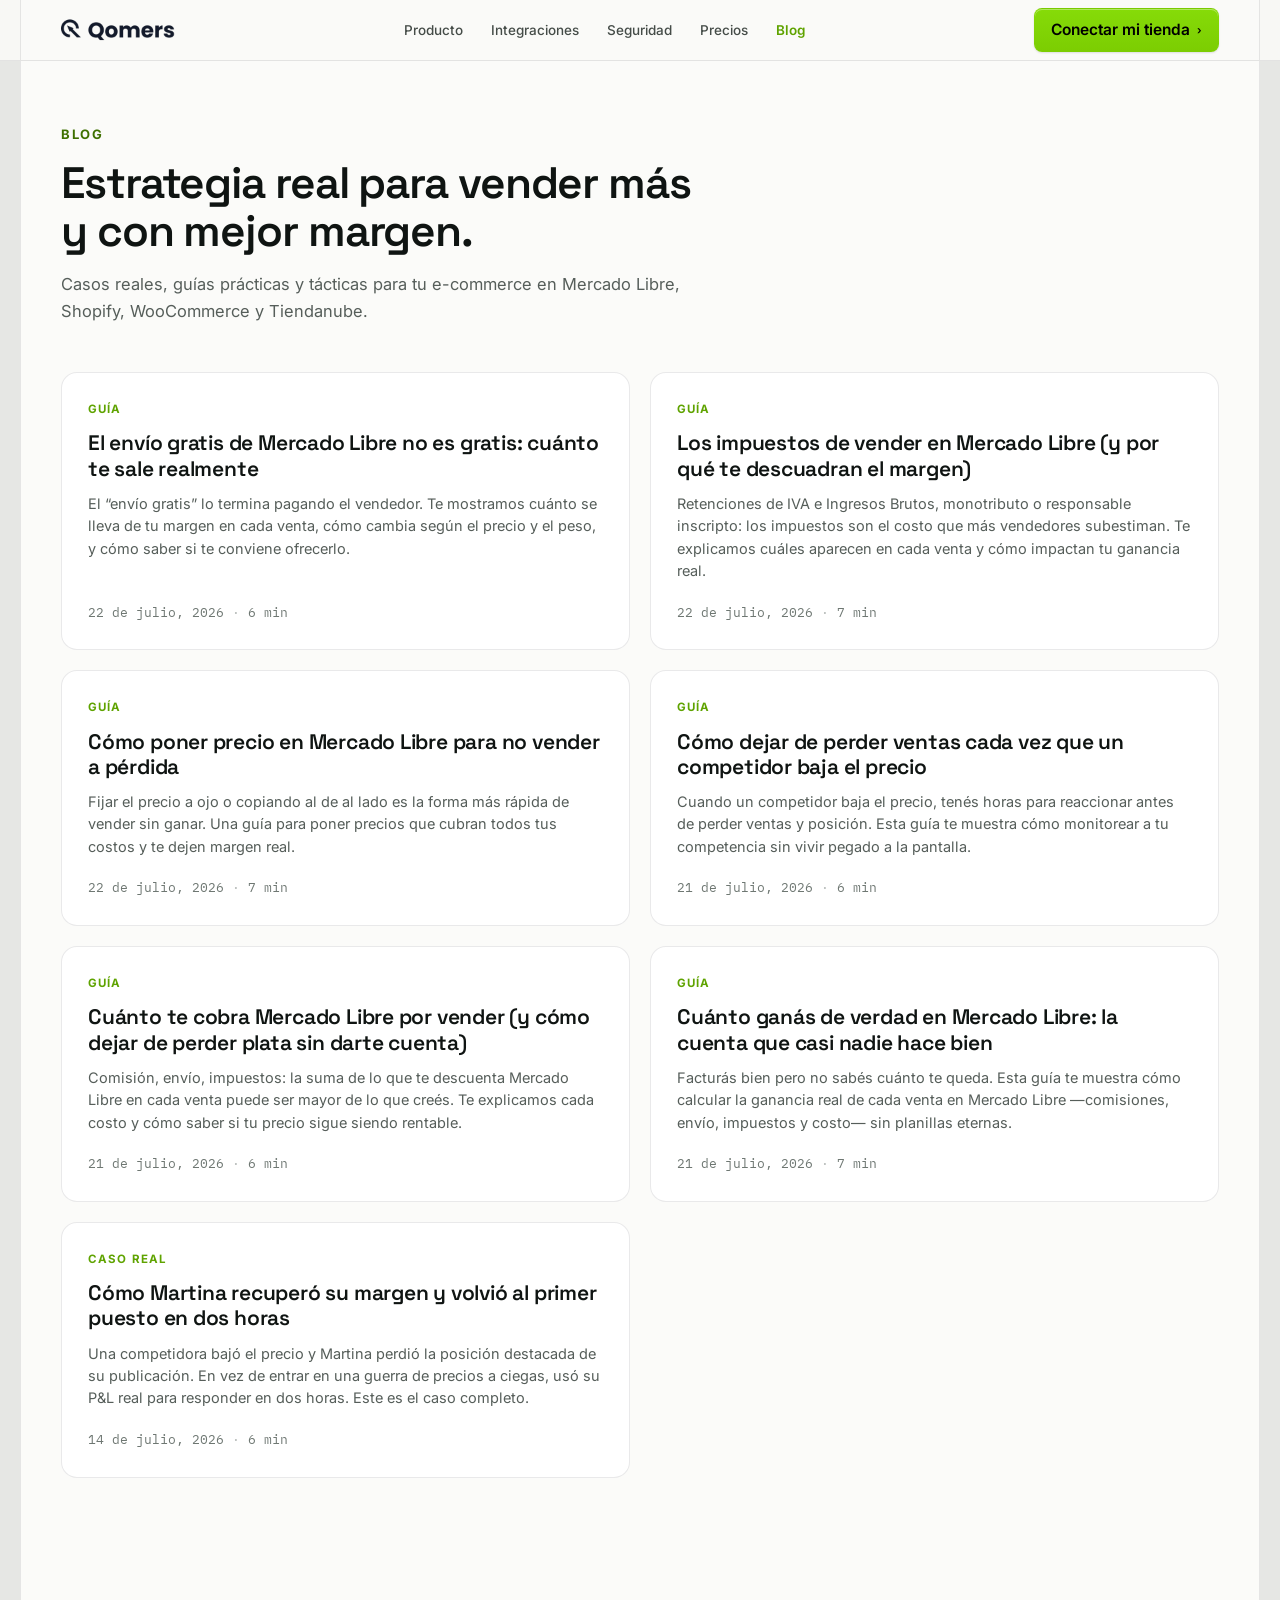
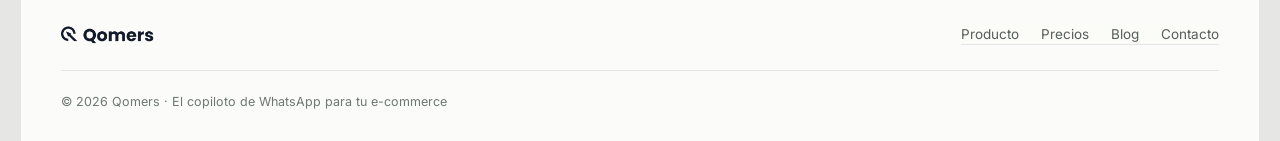
<file: blog/index.html>
<!DOCTYPE html>
<html lang="es" data-theme="light">
<head>
<meta charset="UTF-8">
<meta name="viewport" content="width=device-width, initial-scale=1">
<title>Blog de Qomers · Estrategia y casos de e-commerce</title>
<meta name="description" content="Guías, casos reales y estrategias para vender más y con mejor margen en tu e-commerce. Mercado Libre, Shopify, WooCommerce y Tiendanube.">
<link rel="canonical" href="https://qomers.com/blog/">
<link rel="icon" href="/favicon.ico" sizes="any">
<link rel="icon" type="image/png" sizes="32x32" href="/favicon-32x32.png">
<link rel="icon" type="image/png" sizes="16x16" href="/favicon-16x16.png">
<link rel="apple-touch-icon" sizes="180x180" href="/apple-touch-icon.png">
<link rel="manifest" href="/site.webmanifest">
<meta name="theme-color" content="#FBFBF9">
<meta property="og:type" content="website">
<meta property="og:site_name" content="Qomers">
<meta property="og:title" content="Blog de Qomers · Estrategia y casos de e-commerce">
<meta property="og:description" content="Guías, casos reales y estrategias para vender más y con mejor margen en tu e-commerce. Mercado Libre, Shopify, WooCommerce y Tiendanube.">
<meta property="og:url" content="https://qomers.com/blog/">
<meta property="og:locale" content="es_AR">
<meta name="twitter:card" content="summary_large_image">
<meta name="twitter:title" content="Blog de Qomers · Estrategia y casos de e-commerce">
<meta name="twitter:description" content="Guías, casos reales y estrategias para vender más y con mejor margen en tu e-commerce. Mercado Libre, Shopify, WooCommerce y Tiendanube.">
<link rel="preconnect" href="https://fonts.googleapis.com">
<link href="https://fonts.googleapis.com/css2?family=Space+Grotesk:wght@500;600;700&family=Inter:wght@400;500;600&family=IBM+Plex+Mono:wght@400;500&display=swap" rel="stylesheet">
<link rel="stylesheet" href="../css/styles.css">
<link rel="stylesheet" href="../blog/blog.css">
<script type="application/ld+json">{"@context": "https://schema.org", "@type": "Blog", "name": "Blog de Qomers", "description": "Guías, casos reales y estrategias para vender más y con mejor margen en tu e-commerce. Mercado Libre, Shopify, WooCommerce y Tiendanube.", "url": "https://qomers.com/blog/", "inLanguage": "es", "blogPost": [{"@type": "BlogPosting", "headline": "El envío gratis de Mercado Libre no es gratis: cuánto te sale realmente", "datePublished": "2026-07-22T11:00:00-03:00", "url": "https://qomers.com/blog/costo-envio-gratis-mercado-libre/", "description": "El “envío gratis” lo termina pagando el vendedor. Te mostramos cuánto se lleva de tu margen en cada venta, cómo cambia según el precio y el peso, y cómo saber si te conviene ofrecerlo."}, {"@type": "BlogPosting", "headline": "Los impuestos de vender en Mercado Libre (y por qué te descuadran el margen)", "datePublished": "2026-07-22T10:00:00-03:00", "url": "https://qomers.com/blog/impuestos-vender-mercado-libre/", "description": "Retenciones de IVA e Ingresos Brutos, monotributo o responsable inscripto: los impuestos son el costo que más vendedores subestiman. Te explicamos cuáles aparecen en cada venta y cómo impactan tu ganancia real."}, {"@type": "BlogPosting", "headline": "Cómo poner precio en Mercado Libre para no vender a pérdida", "datePublished": "2026-07-22T09:00:00-03:00", "url": "https://qomers.com/blog/como-poner-precio-mercado-libre/", "description": "Fijar el precio a ojo o copiando al de al lado es la forma más rápida de vender sin ganar. Una guía para poner precios que cubran todos tus costos y te dejen margen real."}, {"@type": "BlogPosting", "headline": "Cómo dejar de perder ventas cada vez que un competidor baja el precio", "datePublished": "2026-07-21T13:00:00-03:00", "url": "https://qomers.com/blog/monitorear-precios-competencia-mercado-libre/", "description": "Cuando un competidor baja el precio, tenés horas para reaccionar antes de perder ventas y posición. Esta guía te muestra cómo monitorear a tu competencia sin vivir pegado a la pantalla."}, {"@type": "BlogPosting", "headline": "Cuánto te cobra Mercado Libre por vender (y cómo dejar de perder plata sin darte cuenta)", "datePublished": "2026-07-21T11:00:00-03:00", "url": "https://qomers.com/blog/cuanto-cobra-mercado-libre-comisiones/", "description": "Comisión, envío, impuestos: la suma de lo que te descuenta Mercado Libre en cada venta puede ser mayor de lo que creés. Te explicamos cada costo y cómo saber si tu precio sigue siendo rentable."}, {"@type": "BlogPosting", "headline": "Cuánto ganás de verdad en Mercado Libre: la cuenta que casi nadie hace bien", "datePublished": "2026-07-21T09:00:00-03:00", "url": "https://qomers.com/blog/como-calcular-ganancia-real-mercado-libre/", "description": "Facturás bien pero no sabés cuánto te queda. Esta guía te muestra cómo calcular la ganancia real de cada venta en Mercado Libre —comisiones, envío, impuestos y costo— sin planillas eternas."}, {"@type": "BlogPosting", "headline": "Cómo Martina recuperó su margen y volvió al primer puesto en dos horas", "datePublished": "2026-07-14T09:00:00-03:00", "url": "https://qomers.com/blog/como-martina-recupero-su-margen-y-el-buy-box/", "description": "Una competidora bajó el precio y Martina perdió la posición destacada de su publicación. En vez de entrar en una guerra de precios a ciegas, usó su P&L real para responder en dos horas. Este es el caso completo."}]}</script>
</head>
<body>
<nav id="nav">
  <div class="nav-in">
    <a class="logo" href="../index.html"><img class="logo-img" src="[data-uri]" alt="Qomers"/></a>
    <div class="nav-c">
      <a href="../index.html#valor">Producto</a>
      <a href="../index.html#integraciones">Integraciones</a>
      <a href="../index.html#seguridad">Seguridad</a>
      <a href="../index.html#precios">Precios</a>
      <a href="../blog/index.html" class="nav-here">Blog</a>
    </div>
    <div class="nav-r">
      <a class="btn btn-lime nav-cta" href="https://wa.me/59899677738?text=Hola%20Qomers%2C%20quiero%20conectar%20mi%20tienda%20y%20probar%20la%20herramienta." target="_blank" rel="noopener noreferrer">Conectar mi tienda <span class="chev">›</span></a>
    </div>
  </div>
</nav>
<main class="blog">
  <div class="blog-wrap">
    <header class="blog-head">
      <span class="eyebrow">Blog</span>
      <h1>Estrategia real para vender más y con mejor margen.</h1>
      <p>Casos reales, guías prácticas y tácticas para tu e-commerce en Mercado Libre, Shopify, WooCommerce y Tiendanube.</p>
    </header>
    <div class="art-grid">
      <a class="art-card" href="costo-envio-gratis-mercado-libre/index.html">
        <span class="art-card-cat">Guía</span>
        <h2 class="art-card-title">El envío gratis de Mercado Libre no es gratis: cuánto te sale realmente</h2>
        <p class="art-card-desc">El “envío gratis” lo termina pagando el vendedor. Te mostramos cuánto se lleva de tu margen en cada venta, cómo cambia según el precio y el peso, y cómo saber si te conviene ofrecerlo.</p>
        <div class="art-card-meta">
          <time datetime="2026-07-22T11:00:00-03:00">22 de julio, 2026</time>
          <span class="art-dot">·</span>
          <span>6 min</span>
        </div>
      </a><a class="art-card" href="impuestos-vender-mercado-libre/index.html">
        <span class="art-card-cat">Guía</span>
        <h2 class="art-card-title">Los impuestos de vender en Mercado Libre (y por qué te descuadran el margen)</h2>
        <p class="art-card-desc">Retenciones de IVA e Ingresos Brutos, monotributo o responsable inscripto: los impuestos son el costo que más vendedores subestiman. Te explicamos cuáles aparecen en cada venta y cómo impactan tu ganancia real.</p>
        <div class="art-card-meta">
          <time datetime="2026-07-22T10:00:00-03:00">22 de julio, 2026</time>
          <span class="art-dot">·</span>
          <span>7 min</span>
        </div>
      </a><a class="art-card" href="como-poner-precio-mercado-libre/index.html">
        <span class="art-card-cat">Guía</span>
        <h2 class="art-card-title">Cómo poner precio en Mercado Libre para no vender a pérdida</h2>
        <p class="art-card-desc">Fijar el precio a ojo o copiando al de al lado es la forma más rápida de vender sin ganar. Una guía para poner precios que cubran todos tus costos y te dejen margen real.</p>
        <div class="art-card-meta">
          <time datetime="2026-07-22T09:00:00-03:00">22 de julio, 2026</time>
          <span class="art-dot">·</span>
          <span>7 min</span>
        </div>
      </a><a class="art-card" href="monitorear-precios-competencia-mercado-libre/index.html">
        <span class="art-card-cat">Guía</span>
        <h2 class="art-card-title">Cómo dejar de perder ventas cada vez que un competidor baja el precio</h2>
        <p class="art-card-desc">Cuando un competidor baja el precio, tenés horas para reaccionar antes de perder ventas y posición. Esta guía te muestra cómo monitorear a tu competencia sin vivir pegado a la pantalla.</p>
        <div class="art-card-meta">
          <time datetime="2026-07-21T13:00:00-03:00">21 de julio, 2026</time>
          <span class="art-dot">·</span>
          <span>6 min</span>
        </div>
      </a><a class="art-card" href="cuanto-cobra-mercado-libre-comisiones/index.html">
        <span class="art-card-cat">Guía</span>
        <h2 class="art-card-title">Cuánto te cobra Mercado Libre por vender (y cómo dejar de perder plata sin darte cuenta)</h2>
        <p class="art-card-desc">Comisión, envío, impuestos: la suma de lo que te descuenta Mercado Libre en cada venta puede ser mayor de lo que creés. Te explicamos cada costo y cómo saber si tu precio sigue siendo rentable.</p>
        <div class="art-card-meta">
          <time datetime="2026-07-21T11:00:00-03:00">21 de julio, 2026</time>
          <span class="art-dot">·</span>
          <span>6 min</span>
        </div>
      </a><a class="art-card" href="como-calcular-ganancia-real-mercado-libre/index.html">
        <span class="art-card-cat">Guía</span>
        <h2 class="art-card-title">Cuánto ganás de verdad en Mercado Libre: la cuenta que casi nadie hace bien</h2>
        <p class="art-card-desc">Facturás bien pero no sabés cuánto te queda. Esta guía te muestra cómo calcular la ganancia real de cada venta en Mercado Libre —comisiones, envío, impuestos y costo— sin planillas eternas.</p>
        <div class="art-card-meta">
          <time datetime="2026-07-21T09:00:00-03:00">21 de julio, 2026</time>
          <span class="art-dot">·</span>
          <span>7 min</span>
        </div>
      </a><a class="art-card" href="como-martina-recupero-su-margen-y-el-buy-box/index.html">
        <span class="art-card-cat">Caso real</span>
        <h2 class="art-card-title">Cómo Martina recuperó su margen y volvió al primer puesto en dos horas</h2>
        <p class="art-card-desc">Una competidora bajó el precio y Martina perdió la posición destacada de su publicación. En vez de entrar en una guerra de precios a ciegas, usó su P&amp;L real para responder en dos horas. Este es el caso completo.</p>
        <div class="art-card-meta">
          <time datetime="2026-07-14T09:00:00-03:00">14 de julio, 2026</time>
          <span class="art-dot">·</span>
          <span>6 min</span>
        </div>
      </a>
    </div>
  </div>
</main>
<footer>
  <div class="foot-in">
    <div class="foot-simple">
      <a class="logo" href="../index.html"><img class="logo-img" src="[data-uri]" alt="Qomers" style="height:26px"/></a>
      <nav class="foot-links">
        <a href="../index.html#valor">Producto</a>
        <a href="../index.html#precios">Precios</a>
        <a href="../blog/index.html">Blog</a>
        <a href="https://wa.me/59899677738?text=Hola%20Qomers%2C%20quiero%20conectar%20mi%20tienda%20y%20probar%20la%20herramienta." target="_blank" rel="noopener noreferrer">Contacto</a>
      </nav>
    </div>
    <div class="foot-legal">© 2026 Qomers · El copiloto de WhatsApp para tu e-commerce</div>
  </div>
</footer>
</body>
</html>
</file>
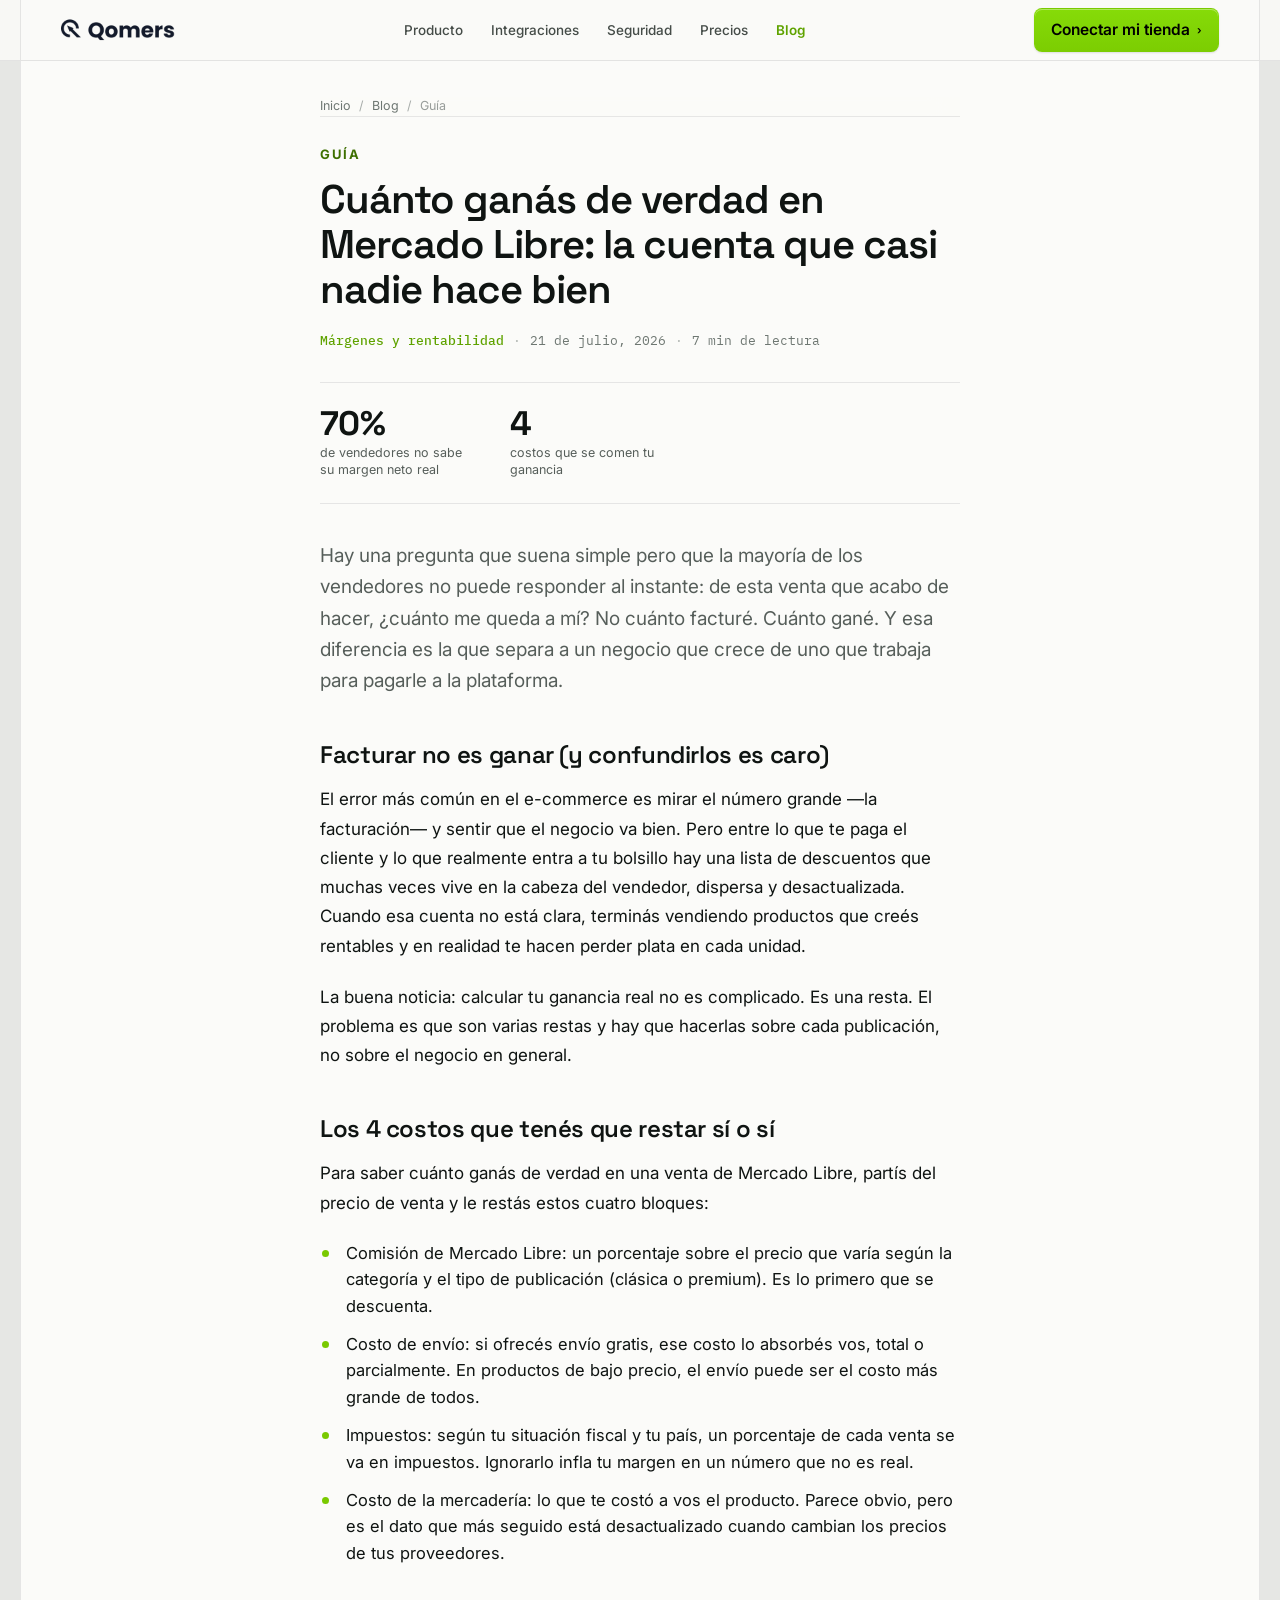
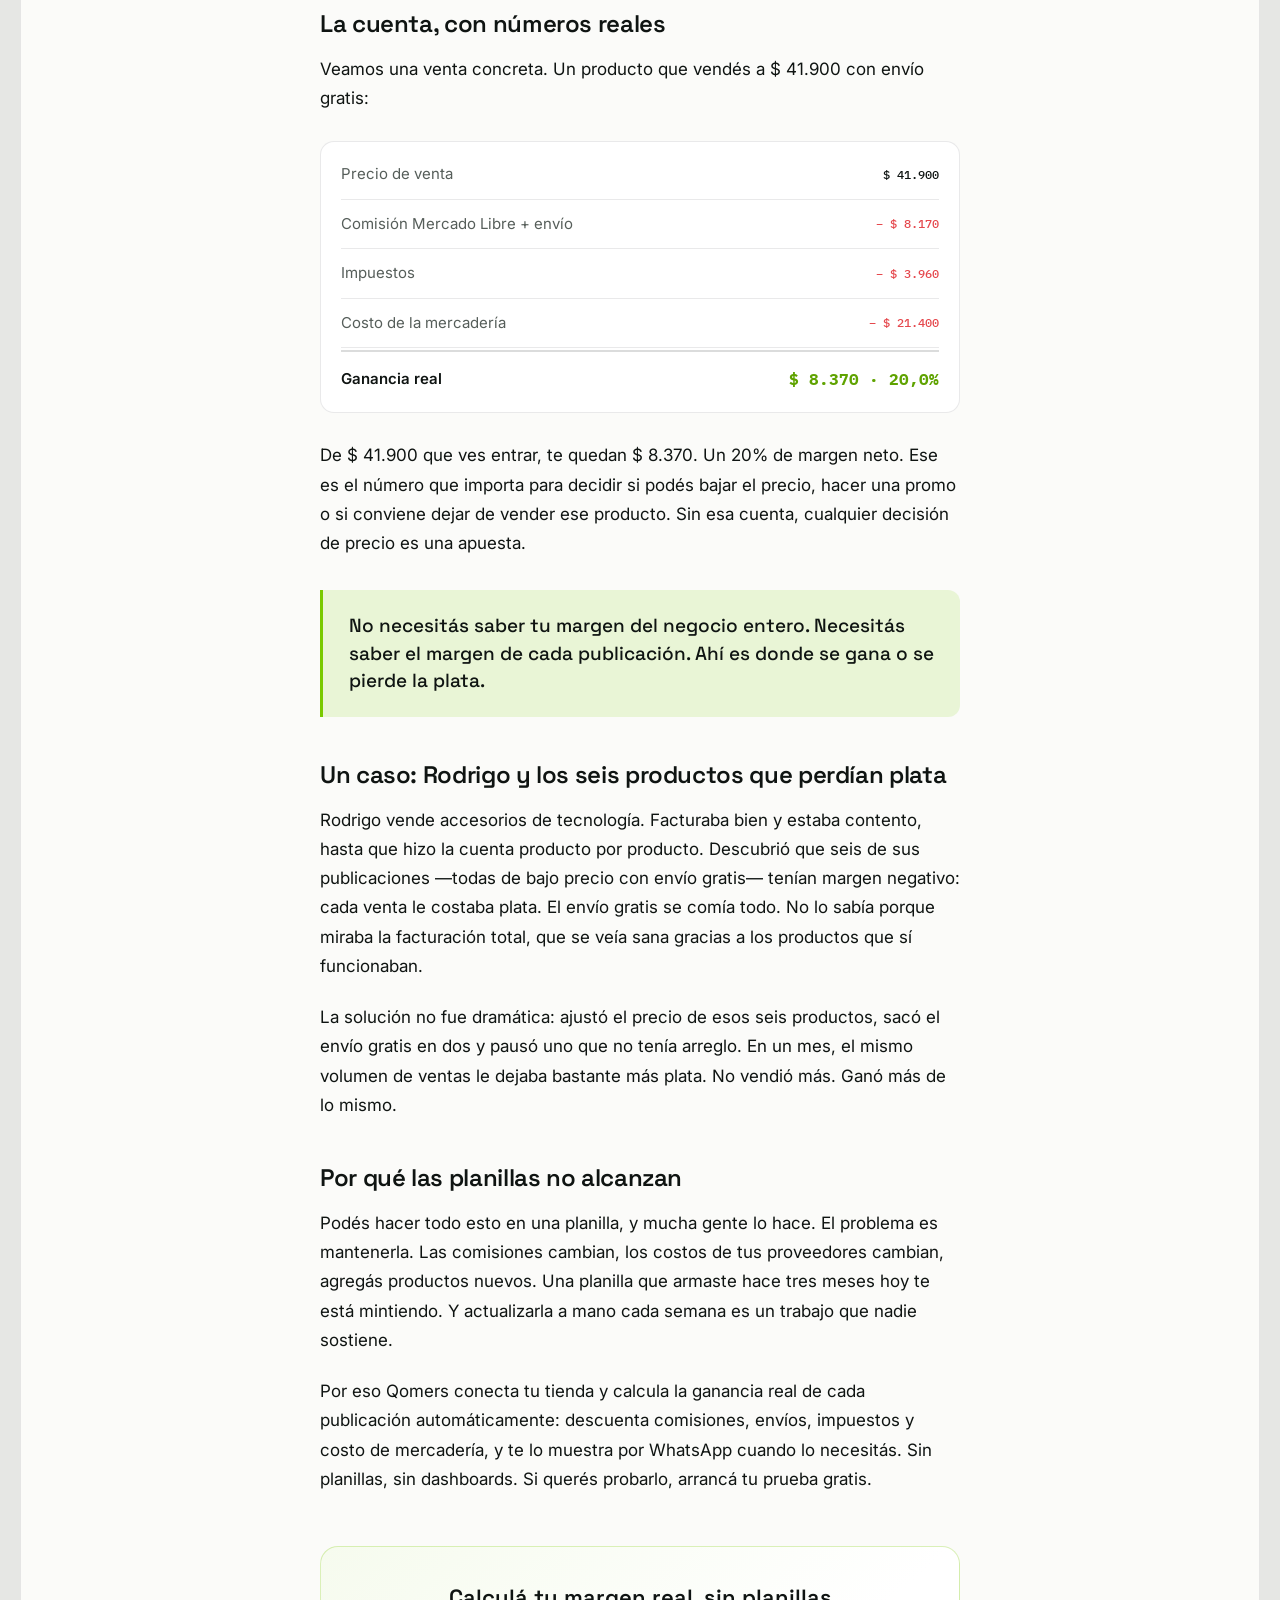
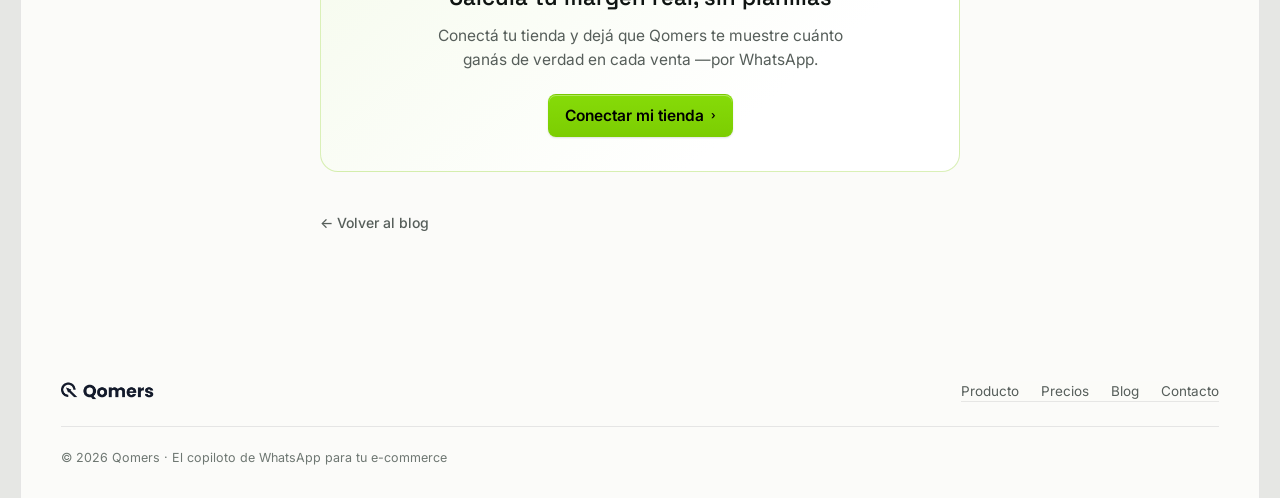
<file: blog/como-calcular-ganancia-real-mercado-libre/index.html>
<!DOCTYPE html>
<html lang="es" data-theme="light">
<head>
<meta charset="UTF-8">
<meta name="viewport" content="width=device-width, initial-scale=1">
<title>Cómo calcular tu ganancia real en Mercado Libre (guía 2026) | Qomers</title>
<meta name="description" content="Facturás bien pero no sabés cuánto te queda. Esta guía te muestra cómo calcular la ganancia real de cada venta en Mercado Libre —comisiones, envío, impuestos y costo— sin planillas eternas.">
<meta name="keywords" content="cómo calcular ganancia mercado libre, margen real mercado libre, ganancia neta ecommerce, cuánto gano en mercado libre, calcular rentabilidad publicación">
<link rel="canonical" href="https://qomers.com/blog/como-calcular-ganancia-real-mercado-libre/">
<link rel="icon" href="/favicon.ico" sizes="any">
<link rel="icon" type="image/png" sizes="32x32" href="/favicon-32x32.png">
<link rel="icon" type="image/png" sizes="16x16" href="/favicon-16x16.png">
<link rel="apple-touch-icon" sizes="180x180" href="/apple-touch-icon.png">
<link rel="manifest" href="/site.webmanifest">
<meta name="theme-color" content="#FBFBF9">
<meta property="og:type" content="article">
<meta property="og:site_name" content="Qomers">
<meta property="og:title" content="Cómo calcular tu ganancia real en Mercado Libre (guía 2026) | Qomers">
<meta property="og:description" content="Facturás bien pero no sabés cuánto te queda. Esta guía te muestra cómo calcular la ganancia real de cada venta en Mercado Libre —comisiones, envío, impuestos y costo— sin planillas eternas.">
<meta property="og:url" content="https://qomers.com/blog/como-calcular-ganancia-real-mercado-libre/">
<meta property="og:locale" content="es_AR">
<meta property="og:image" content="https://qomers.com/blog/como-calcular-ganancia-real-mercado-libre/social.svg">
<meta name="twitter:image" content="https://qomers.com/blog/como-calcular-ganancia-real-mercado-libre/social.svg">
<meta property="article:published_time" content="2026-07-21T09:00:00-03:00">
<meta property="article:modified_time" content="2026-07-21T09:00:00-03:00">
<meta property="article:author" content="Equipo Qomers">
<meta property="article:section" content="Guía">
<meta name="twitter:card" content="summary_large_image">
<meta name="twitter:title" content="Cómo calcular tu ganancia real en Mercado Libre (guía 2026) | Qomers">
<meta name="twitter:description" content="Facturás bien pero no sabés cuánto te queda. Esta guía te muestra cómo calcular la ganancia real de cada venta en Mercado Libre —comisiones, envío, impuestos y costo— sin planillas eternas.">
<link rel="preconnect" href="https://fonts.googleapis.com">
<link href="https://fonts.googleapis.com/css2?family=Space+Grotesk:wght@500;600;700&family=Inter:wght@400;500;600&family=IBM+Plex+Mono:wght@400;500&display=swap" rel="stylesheet">
<link rel="stylesheet" href="../../css/styles.css">
<link rel="stylesheet" href="../../blog/blog.css">
<script type="application/ld+json">{"@context": "https://schema.org", "@type": "Article", "headline": "Cuánto ganás de verdad en Mercado Libre: la cuenta que casi nadie hace bien", "description": "Facturás bien pero no sabés cuánto te queda. Esta guía te muestra cómo calcular la ganancia real de cada venta en Mercado Libre —comisiones, envío, impuestos y costo— sin planillas eternas.", "datePublished": "2026-07-21T09:00:00-03:00", "dateModified": "2026-07-21T09:00:00-03:00", "author": {"@type": "Organization", "name": "Qomers"}, "publisher": {"@type": "Organization", "name": "Qomers", "logo": {"@type": "ImageObject", "url": "https://qomers.com/favicon.png"}}, "mainEntityOfPage": {"@type": "WebPage", "@id": "https://qomers.com/blog/como-calcular-ganancia-real-mercado-libre/"}, "articleSection": "Guía", "inLanguage": "es"}</script>
<script type="application/ld+json">{"@context": "https://schema.org", "@type": "BreadcrumbList", "itemListElement": [{"@type": "ListItem", "position": 1, "name": "Inicio", "item": "https://qomers.com/"}, {"@type": "ListItem", "position": 2, "name": "Blog", "item": "https://qomers.com/blog/"}, {"@type": "ListItem", "position": 3, "name": "Cuánto ganás de verdad en Mercado Libre: la cuenta que casi nadie hace bien", "item": "https://qomers.com/blog/como-calcular-ganancia-real-mercado-libre/"}]}</script>
</head>
<body>
<nav id="nav">
  <div class="nav-in">
    <a class="logo" href="../../index.html"><img class="logo-img" src="[data-uri]" alt="Qomers"/></a>
    <div class="nav-c">
      <a href="../../index.html#valor">Producto</a>
      <a href="../../index.html#integraciones">Integraciones</a>
      <a href="../../index.html#seguridad">Seguridad</a>
      <a href="../../index.html#precios">Precios</a>
      <a href="../../blog/index.html" class="nav-here">Blog</a>
    </div>
    <div class="nav-r">
      <a class="btn btn-lime nav-cta" href="https://wa.me/59899677738?text=Hola%20Qomers%2C%20quiero%20conectar%20mi%20tienda%20y%20probar%20la%20herramienta." target="_blank" rel="noopener noreferrer">Conectar mi tienda <span class="chev">›</span></a>
    </div>
  </div>
</nav>
<main class="art">
  <div class="art-wrap">
    <nav class="art-crumbs" aria-label="Breadcrumb">
      <a href="../../index.html">Inicio</a> <span>/</span>
      <a href="../index.html">Blog</a> <span>/</span>
      <span class="art-crumbs-here">Guía</span>
    </nav>
    <span class="eyebrow">Guía</span>
    <h1 class="art-title">Cuánto ganás de verdad en Mercado Libre: la cuenta que casi nadie hace bien</h1>
    <div class="art-meta">
      <span class="art-tag">Márgenes y rentabilidad</span>
      <span class="art-dot">·</span>
      <time datetime="2026-07-21T09:00:00-03:00">21 de julio, 2026</time>
      <span class="art-dot">·</span>
      <span>7 min de lectura</span>
    </div>
    <div class="art-stats">
          <div class="art-stat"><span class="art-stat-n">70%</span><span class="art-stat-l">de vendedores no sabe su margen neto real</span></div>
          <div class="art-stat"><span class="art-stat-n">4</span><span class="art-stat-l">costos que se comen tu ganancia</span></div>
        </div>
    <article class="art-body">
      <p class="art-lead">Hay una pregunta que suena simple pero que la mayoría de los vendedores no puede responder al instante: de esta venta que acabo de hacer, ¿cuánto me queda a mí? No cuánto facturé. Cuánto gané. Y esa diferencia es la que separa a un negocio que crece de uno que trabaja para pagarle a la plataforma.</p>
<h2>Facturar no es ganar (y confundirlos es caro)</h2>
<p>El error más común en el e-commerce es mirar el número grande —la facturación— y sentir que el negocio va bien. Pero entre lo que te paga el cliente y lo que realmente entra a tu bolsillo hay una lista de descuentos que muchas veces vive en la cabeza del vendedor, dispersa y desactualizada. Cuando esa cuenta no está clara, terminás vendiendo productos que creés rentables y en realidad te hacen perder plata en cada unidad.</p>
<p>La buena noticia: calcular tu <a href="../../index.html#valor">ganancia real</a> no es complicado. Es una resta. El problema es que son varias restas y hay que hacerlas sobre cada publicación, no sobre el negocio en general.</p>
<h2>Los 4 costos que tenés que restar sí o sí</h2>
<p>Para saber cuánto ganás de verdad en una venta de Mercado Libre, partís del precio de venta y le restás estos cuatro bloques:</p>
<ul class="art-ul"><li>Comisión de Mercado Libre: un porcentaje sobre el precio que varía según la categoría y el tipo de publicación (clásica o premium). Es lo primero que se descuenta.</li><li>Costo de envío: si ofrecés envío gratis, ese costo lo absorbés vos, total o parcialmente. En productos de bajo precio, el envío puede ser el costo más grande de todos.</li><li>Impuestos: según tu situación fiscal y tu país, un porcentaje de cada venta se va en impuestos. Ignorarlo infla tu margen en un número que no es real.</li><li>Costo de la mercadería: lo que te costó a vos el producto. Parece obvio, pero es el dato que más seguido está desactualizado cuando cambian los precios de tus proveedores.</li></ul>
<h2>La cuenta, con números reales</h2>
<p>Veamos una venta concreta. Un producto que vendés a $ 41.900 con envío gratis:</p>
<div class="art-pl"><div class="pl-row"><span class="k">Precio de venta</span><span class="v ">$ 41.900</span></div><div class="pl-row"><span class="k">Comisión Mercado Libre + envío</span><span class="v v-down">− $ 8.170</span></div><div class="pl-row"><span class="k">Impuestos</span><span class="v v-down">− $ 3.960</span></div><div class="pl-row"><span class="k">Costo de la mercadería</span><span class="v v-down">− $ 21.400</span></div><div class="pl-row total"><span class="k">Ganancia real</span><span class="v v-total">$ 8.370 · 20,0%</span></div></div>
<p>De $ 41.900 que ves entrar, te quedan $ 8.370. Un 20% de margen neto. Ese es el número que importa para decidir si podés bajar el precio, hacer una promo o si conviene dejar de vender ese producto. Sin esa cuenta, cualquier decisión de precio es una apuesta.</p>
<blockquote class="art-callout">No necesitás saber tu margen del negocio entero. Necesitás saber el margen de cada publicación. Ahí es donde se gana o se pierde la plata.</blockquote>
<h2>Un caso: Rodrigo y los seis productos que perdían plata</h2>
<p>Rodrigo vende accesorios de tecnología. Facturaba bien y estaba contento, hasta que hizo la cuenta producto por producto. Descubrió que seis de sus publicaciones —todas de bajo precio con envío gratis— tenían margen negativo: cada venta le costaba plata. El envío gratis se comía todo. No lo sabía porque miraba la facturación total, que se veía sana gracias a los productos que sí funcionaban.</p>
<p>La solución no fue dramática: ajustó el precio de esos seis productos, sacó el envío gratis en dos y pausó uno que no tenía arreglo. En un mes, el mismo volumen de ventas le dejaba bastante más plata. No vendió más. Ganó más de lo mismo.</p>
<h2>Por qué las planillas no alcanzan</h2>
<p>Podés hacer todo esto en una planilla, y mucha gente lo hace. El problema es mantenerla. Las comisiones cambian, los costos de tus proveedores cambian, agregás productos nuevos. Una planilla que armaste hace tres meses hoy te está mintiendo. Y actualizarla a mano cada semana es un trabajo que nadie sostiene.</p>
<p>Por eso <a href="../../index.html#integraciones">Qomers conecta tu tienda</a> y calcula la ganancia real de cada publicación automáticamente: descuenta comisiones, envíos, impuestos y costo de mercadería, y te lo muestra por WhatsApp cuando lo necesitás. Sin planillas, sin dashboards. Si querés probarlo, <a href="https://wa.me/59899677738?text=Hola%20Qomers%2C%20quiero%20empezar%20mi%20prueba%20gratis%20de%2014%20d%C3%ADas." target="_blank" rel="noopener">arrancá tu prueba gratis</a>.</p>
    </article>
    <aside class="art-cta">
      <h3>Calculá tu margen real, sin planillas</h3>
      <p>Conectá tu tienda y dejá que Qomers te muestre cuánto ganás de verdad en cada venta —por WhatsApp.</p>
      <a class="btn btn-lime" href="https://wa.me/59899677738?text=Hola%20Qomers%2C%20quiero%20conectar%20mi%20tienda%20y%20probar%20la%20herramienta." target="_blank" rel="noopener noreferrer">Conectar mi tienda <span class="chev">›</span></a>
    </aside>
    <a class="art-back" href="../index.html">← Volver al blog</a>
  </div>
</main>
<footer>
  <div class="foot-in">
    <div class="foot-simple">
      <a class="logo" href="../../index.html"><img class="logo-img" src="[data-uri]" alt="Qomers" style="height:26px"/></a>
      <nav class="foot-links">
        <a href="../../index.html#valor">Producto</a>
        <a href="../../index.html#precios">Precios</a>
        <a href="../../blog/index.html">Blog</a>
        <a href="https://wa.me/59899677738?text=Hola%20Qomers%2C%20quiero%20conectar%20mi%20tienda%20y%20probar%20la%20herramienta." target="_blank" rel="noopener noreferrer">Contacto</a>
      </nav>
    </div>
    <div class="foot-legal">© 2026 Qomers · El copiloto de WhatsApp para tu e-commerce</div>
  </div>
</footer>
</body>
</html>
</file>
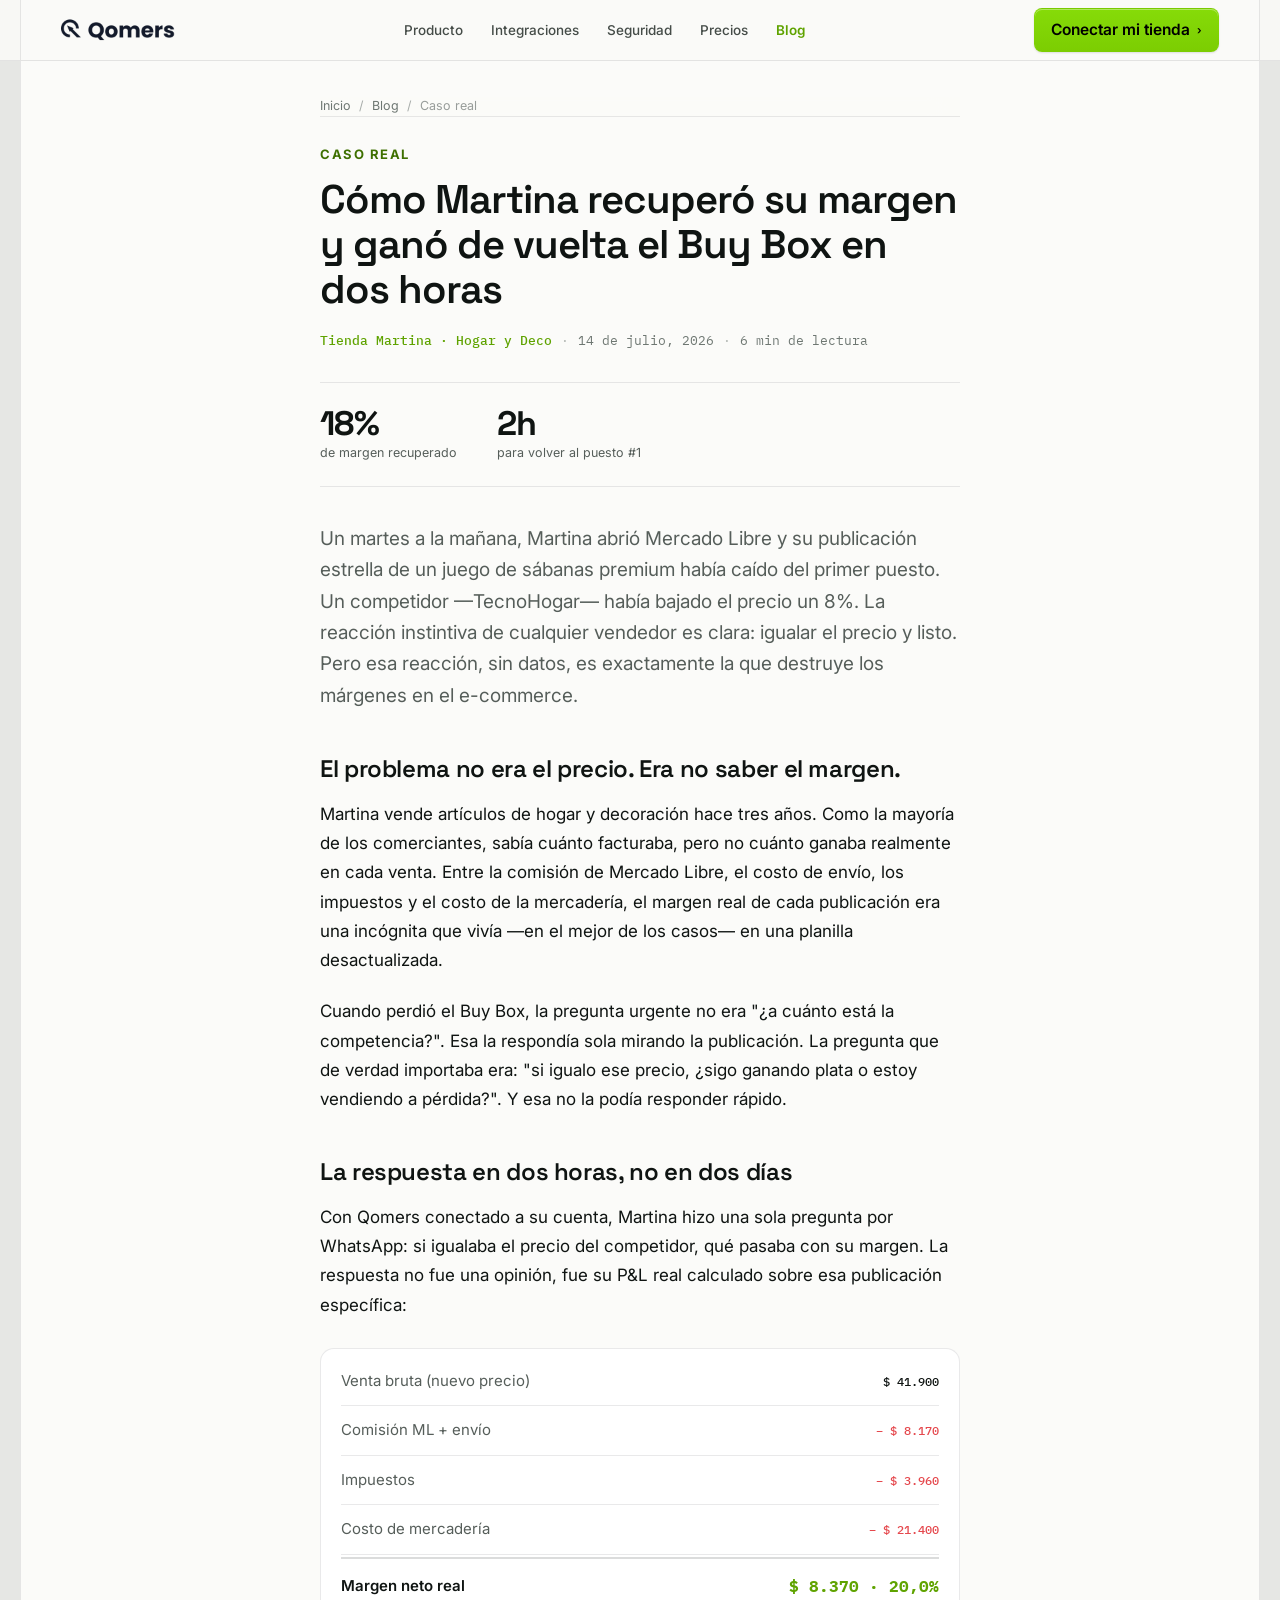
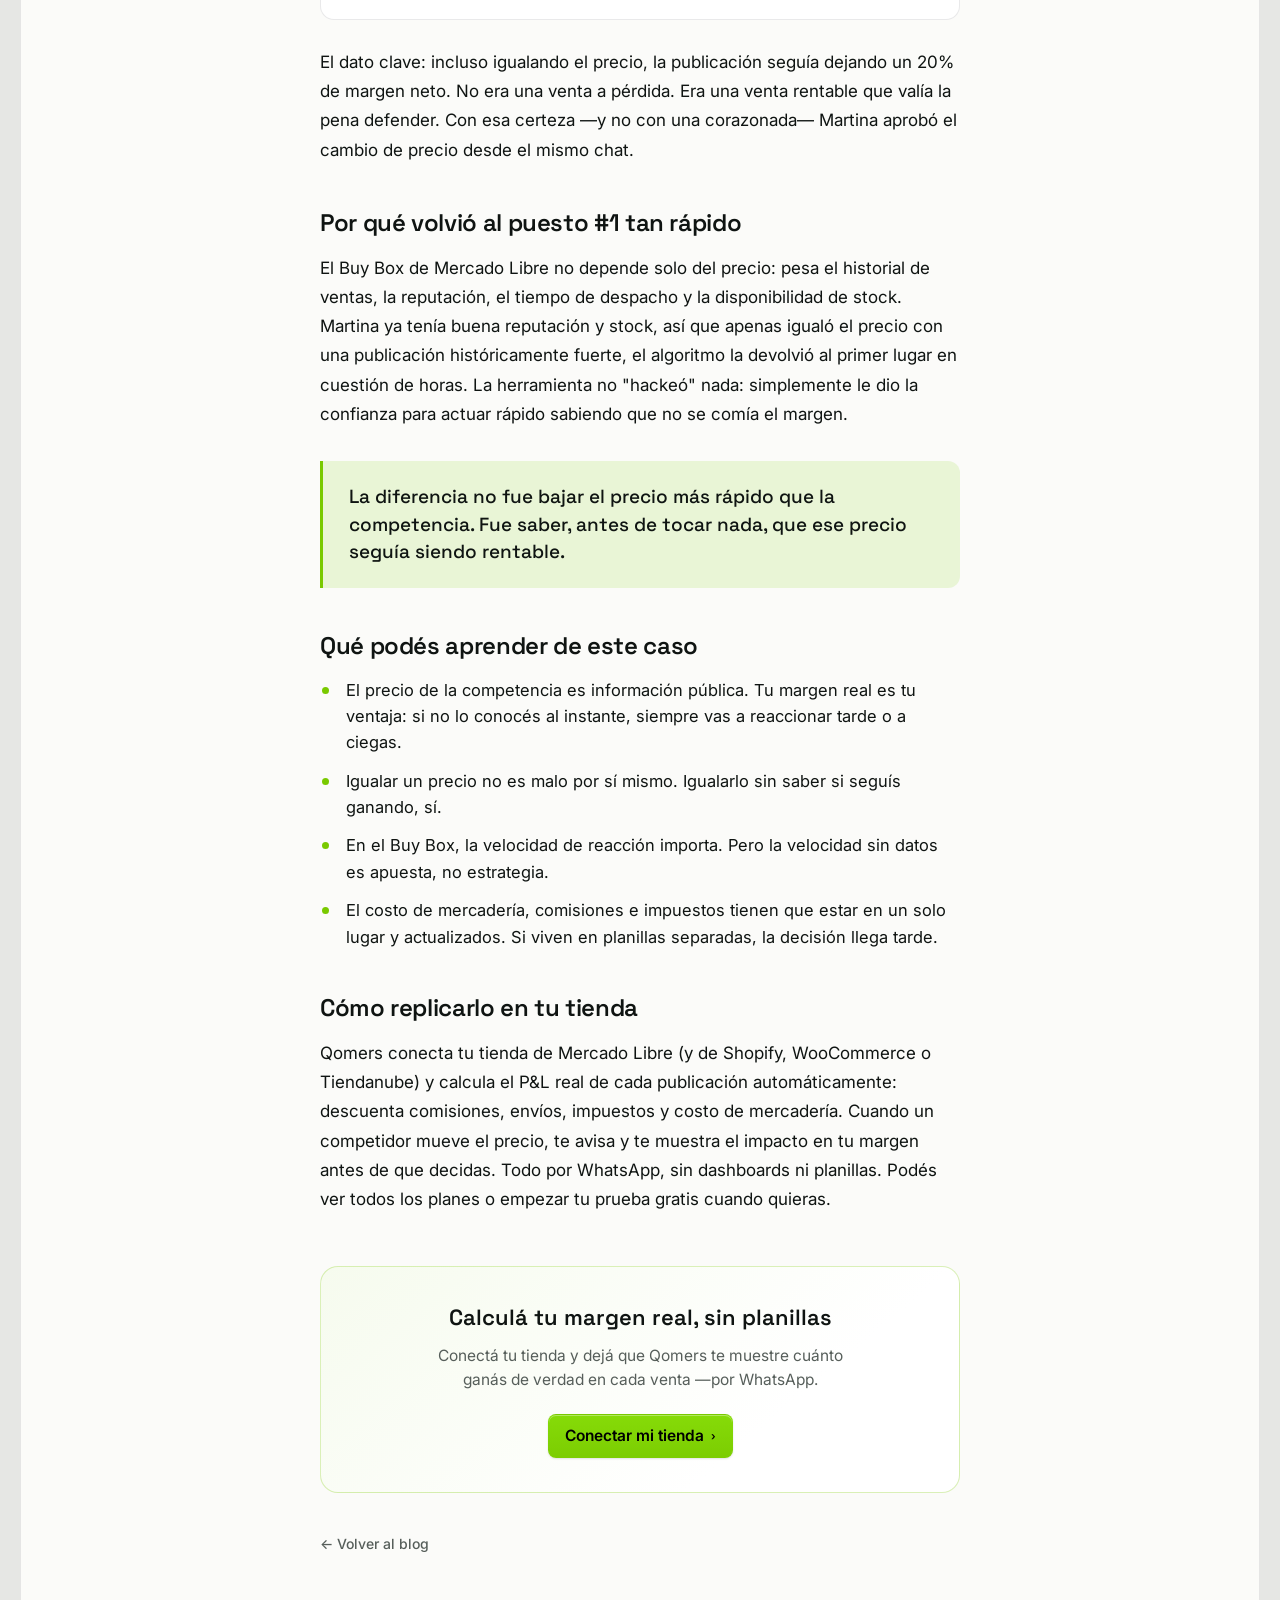
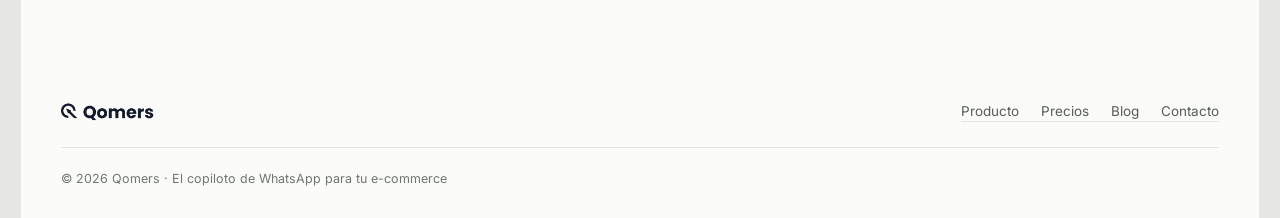
<file: blog/como-martina-recupero-su-margen-y-el-buy-box/index.html>
<!DOCTYPE html>
<html lang="es" data-theme="light">
<head>
<meta charset="UTF-8">
<meta name="viewport" content="width=device-width, initial-scale=1">
<title>Cómo recuperar el Buy Box en Mercado Libre sin perder margen | Qomers</title>
<meta name="description" content="Una competidora bajó el precio y Martina perdió el Buy Box. En vez de entrar en una guerra de precios a ciegas, usó su P&amp;L real para responder en dos horas. Este es el caso completo.">
<meta name="keywords" content="recuperar buy box mercado libre, guerra de precios mercado libre, margen real ecommerce, buy box perdido">
<link rel="canonical" href="https://qomers.com/blog/como-martina-recupero-su-margen-y-el-buy-box/">
<link rel="icon" href="/favicon.ico" sizes="any">
<link rel="icon" type="image/png" sizes="32x32" href="/favicon-32x32.png">
<link rel="icon" type="image/png" sizes="16x16" href="/favicon-16x16.png">
<link rel="apple-touch-icon" sizes="180x180" href="/apple-touch-icon.png">
<link rel="manifest" href="/site.webmanifest">
<meta name="theme-color" content="#FBFBF9">
<meta property="og:type" content="article">
<meta property="og:site_name" content="Qomers">
<meta property="og:title" content="Cómo recuperar el Buy Box en Mercado Libre sin perder margen | Qomers">
<meta property="og:description" content="Una competidora bajó el precio y Martina perdió el Buy Box. En vez de entrar en una guerra de precios a ciegas, usó su P&amp;L real para responder en dos horas. Este es el caso completo.">
<meta property="og:url" content="https://qomers.com/blog/como-martina-recupero-su-margen-y-el-buy-box/">
<meta property="og:locale" content="es_AR">
<meta property="og:image" content="https://qomers.com/blog/como-martina-recupero-su-margen-y-el-buy-box/social.svg">
<meta name="twitter:image" content="https://qomers.com/blog/como-martina-recupero-su-margen-y-el-buy-box/social.svg">
<meta property="article:published_time" content="2026-07-14T09:00:00-03:00">
<meta property="article:modified_time" content="2026-07-14T09:00:00-03:00">
<meta property="article:author" content="Equipo Qomers">
<meta property="article:section" content="Caso real">
<meta name="twitter:card" content="summary_large_image">
<meta name="twitter:title" content="Cómo recuperar el Buy Box en Mercado Libre sin perder margen | Qomers">
<meta name="twitter:description" content="Una competidora bajó el precio y Martina perdió el Buy Box. En vez de entrar en una guerra de precios a ciegas, usó su P&amp;L real para responder en dos horas. Este es el caso completo.">
<link rel="preconnect" href="https://fonts.googleapis.com">
<link href="https://fonts.googleapis.com/css2?family=Space+Grotesk:wght@500;600;700&family=Inter:wght@400;500;600&family=IBM+Plex+Mono:wght@400;500&display=swap" rel="stylesheet">
<link rel="stylesheet" href="../../css/styles.css">
<link rel="stylesheet" href="../../blog/blog.css">
<script type="application/ld+json">{"@context": "https://schema.org", "@type": "Article", "headline": "Cómo Martina recuperó su margen y ganó de vuelta el Buy Box en dos horas", "description": "Una competidora bajó el precio y Martina perdió el Buy Box. En vez de entrar en una guerra de precios a ciegas, usó su P&L real para responder en dos horas. Este es el caso completo.", "datePublished": "2026-07-14T09:00:00-03:00", "dateModified": "2026-07-14T09:00:00-03:00", "author": {"@type": "Organization", "name": "Qomers"}, "publisher": {"@type": "Organization", "name": "Qomers", "logo": {"@type": "ImageObject", "url": "https://qomers.com/favicon.png"}}, "mainEntityOfPage": {"@type": "WebPage", "@id": "https://qomers.com/blog/como-martina-recupero-su-margen-y-el-buy-box/"}, "articleSection": "Caso real", "inLanguage": "es"}</script>
<script type="application/ld+json">{"@context": "https://schema.org", "@type": "BreadcrumbList", "itemListElement": [{"@type": "ListItem", "position": 1, "name": "Inicio", "item": "https://qomers.com/"}, {"@type": "ListItem", "position": 2, "name": "Blog", "item": "https://qomers.com/blog/"}, {"@type": "ListItem", "position": 3, "name": "Cómo Martina recuperó su margen y ganó de vuelta el Buy Box en dos horas", "item": "https://qomers.com/blog/como-martina-recupero-su-margen-y-el-buy-box/"}]}</script>
</head>
<body>
<nav id="nav">
  <div class="nav-in">
    <a class="logo" href="../../index.html"><img class="logo-img" src="[data-uri]" alt="Qomers"/></a>
    <div class="nav-c">
      <a href="../../index.html#valor">Producto</a>
      <a href="../../index.html#integraciones">Integraciones</a>
      <a href="../../index.html#seguridad">Seguridad</a>
      <a href="../../index.html#precios">Precios</a>
      <a href="../../blog/index.html" class="nav-here">Blog</a>
    </div>
    <div class="nav-r">
      <a class="btn btn-lime nav-cta" href="https://wa.me/59899677738?text=Hola%20Qomers%2C%20quiero%20conectar%20mi%20tienda%20y%20probar%20la%20herramienta." target="_blank" rel="noopener noreferrer">Conectar mi tienda <span class="chev">›</span></a>
    </div>
  </div>
</nav>
<main class="art">
  <div class="art-wrap">
    <nav class="art-crumbs" aria-label="Breadcrumb">
      <a href="../../index.html">Inicio</a> <span>/</span>
      <a href="../index.html">Blog</a> <span>/</span>
      <span class="art-crumbs-here">Caso real</span>
    </nav>
    <span class="eyebrow">Caso real</span>
    <h1 class="art-title">Cómo Martina recuperó su margen y ganó de vuelta el Buy Box en dos horas</h1>
    <div class="art-meta">
      <span class="art-tag">Tienda Martina · Hogar y Deco</span>
      <span class="art-dot">·</span>
      <time datetime="2026-07-14T09:00:00-03:00">14 de julio, 2026</time>
      <span class="art-dot">·</span>
      <span>6 min de lectura</span>
    </div>
    <div class="art-stats">
          <div class="art-stat"><span class="art-stat-n">18%</span><span class="art-stat-l">de margen recuperado</span></div>
          <div class="art-stat"><span class="art-stat-n">2h</span><span class="art-stat-l">para volver al puesto #1</span></div>
        </div>
    <article class="art-body">
      <p class="art-lead">Un martes a la mañana, Martina abrió Mercado Libre y su publicación estrella de un juego de sábanas premium había caído del primer puesto. Un competidor —TecnoHogar— había bajado el precio un 8%. La reacción instintiva de cualquier vendedor es clara: igualar el precio y listo. Pero esa reacción, sin datos, es exactamente la que destruye los márgenes en el e-commerce.</p>
<h2>El problema no era el precio. Era no saber el margen.</h2>
<p>Martina vende artículos de hogar y decoración hace tres años. Como la mayoría de los comerciantes, sabía cuánto facturaba, pero no cuánto ganaba realmente en cada venta. Entre la comisión de Mercado Libre, el costo de envío, los impuestos y el costo de la mercadería, el <a href="../../index.html#valor">margen real</a> de cada publicación era una incógnita que vivía —en el mejor de los casos— en una planilla desactualizada.</p>
<p>Cuando perdió el Buy Box, la pregunta urgente no era &quot;¿a cuánto está la competencia?&quot;. Esa la respondía sola mirando la publicación. La pregunta que de verdad importaba era: &quot;si igualo ese precio, ¿sigo ganando plata o estoy vendiendo a pérdida?&quot;. Y esa no la podía responder rápido.</p>
<h2>La respuesta en dos horas, no en dos días</h2>
<p>Con Qomers conectado a su cuenta, Martina hizo una sola pregunta por WhatsApp: si igualaba el precio del competidor, qué pasaba con su margen. La respuesta no fue una opinión, fue su P&amp;L real calculado sobre esa publicación específica:</p>
<div class="art-pl"><div class="pl-row"><span class="k">Venta bruta (nuevo precio)</span><span class="v ">$ 41.900</span></div><div class="pl-row"><span class="k">Comisión ML + envío</span><span class="v v-down">− $ 8.170</span></div><div class="pl-row"><span class="k">Impuestos</span><span class="v v-down">− $ 3.960</span></div><div class="pl-row"><span class="k">Costo de mercadería</span><span class="v v-down">− $ 21.400</span></div><div class="pl-row total"><span class="k">Margen neto real</span><span class="v v-total">$ 8.370 · 20,0%</span></div></div>
<p>El dato clave: incluso igualando el precio, la publicación seguía dejando un 20% de margen neto. No era una venta a pérdida. Era una venta rentable que valía la pena defender. Con esa certeza —y no con una corazonada— Martina aprobó el cambio de precio desde el mismo chat.</p>
<h2>Por qué volvió al puesto #1 tan rápido</h2>
<p>El <a href="https://vendedores.mercadolibre.com.ar/nota/que-es-el-buy-box-y-como-funciona/" target="_blank" rel="noopener">Buy Box de Mercado Libre</a> no depende solo del precio: pesa el historial de ventas, la reputación, el tiempo de despacho y la disponibilidad de stock. Martina ya tenía buena reputación y stock, así que apenas igualó el precio con una publicación históricamente fuerte, el algoritmo la devolvió al primer lugar en cuestión de horas. La herramienta no &quot;hackeó&quot; nada: simplemente le dio la confianza para actuar rápido sabiendo que no se comía el margen.</p>
<blockquote class="art-callout">La diferencia no fue bajar el precio más rápido que la competencia. Fue saber, antes de tocar nada, que ese precio seguía siendo rentable.</blockquote>
<h2>Qué podés aprender de este caso</h2>
<ul class="art-ul"><li>El precio de la competencia es información pública. Tu margen real es tu ventaja: si no lo conocés al instante, siempre vas a reaccionar tarde o a ciegas.</li><li>Igualar un precio no es malo por sí mismo. Igualarlo sin saber si seguís ganando, sí.</li><li>En el Buy Box, la velocidad de reacción importa. Pero la velocidad sin datos es apuesta, no estrategia.</li><li>El costo de mercadería, comisiones e impuestos tienen que estar en un solo lugar y actualizados. Si viven en planillas separadas, la decisión llega tarde.</li></ul>
<h2>Cómo replicarlo en tu tienda</h2>
<p>Qomers <a href="../../index.html#integraciones">conecta tu tienda</a> de Mercado Libre (y de Shopify, WooCommerce o Tiendanube) y calcula el P&amp;L real de cada publicación automáticamente: descuenta comisiones, envíos, impuestos y costo de mercadería. Cuando un competidor mueve el precio, te avisa y te muestra el impacto en tu margen antes de que decidas. Todo por WhatsApp, sin dashboards ni planillas. Podés ver <a href="../../index.html#precios">todos los planes</a> o <a href="https://wa.me/59899677738?text=Hola%20Qomers%2C%20quiero%20empezar%20mi%20prueba%20gratis%20de%2014%20d%C3%ADas." target="_blank" rel="noopener">empezar tu prueba gratis</a> cuando quieras.</p>
    </article>
    <aside class="art-cta">
      <h3>Calculá tu margen real, sin planillas</h3>
      <p>Conectá tu tienda y dejá que Qomers te muestre cuánto ganás de verdad en cada venta —por WhatsApp.</p>
      <a class="btn btn-lime" href="https://wa.me/59899677738?text=Hola%20Qomers%2C%20quiero%20conectar%20mi%20tienda%20y%20probar%20la%20herramienta." target="_blank" rel="noopener noreferrer">Conectar mi tienda <span class="chev">›</span></a>
    </aside>
    <a class="art-back" href="../index.html">← Volver al blog</a>
  </div>
</main>
<footer>
  <div class="foot-in">
    <div class="foot-simple">
      <a class="logo" href="../../index.html"><img class="logo-img" src="[data-uri]" alt="Qomers" style="height:26px"/></a>
      <nav class="foot-links">
        <a href="../../index.html#valor">Producto</a>
        <a href="../../index.html#precios">Precios</a>
        <a href="../../blog/index.html">Blog</a>
        <a href="https://wa.me/59899677738?text=Hola%20Qomers%2C%20quiero%20conectar%20mi%20tienda%20y%20probar%20la%20herramienta." target="_blank" rel="noopener noreferrer">Contacto</a>
      </nav>
    </div>
    <div class="foot-legal">© 2026 Qomers · El copiloto de WhatsApp para tu e-commerce</div>
  </div>
</footer>
</body>
</html>
</file>
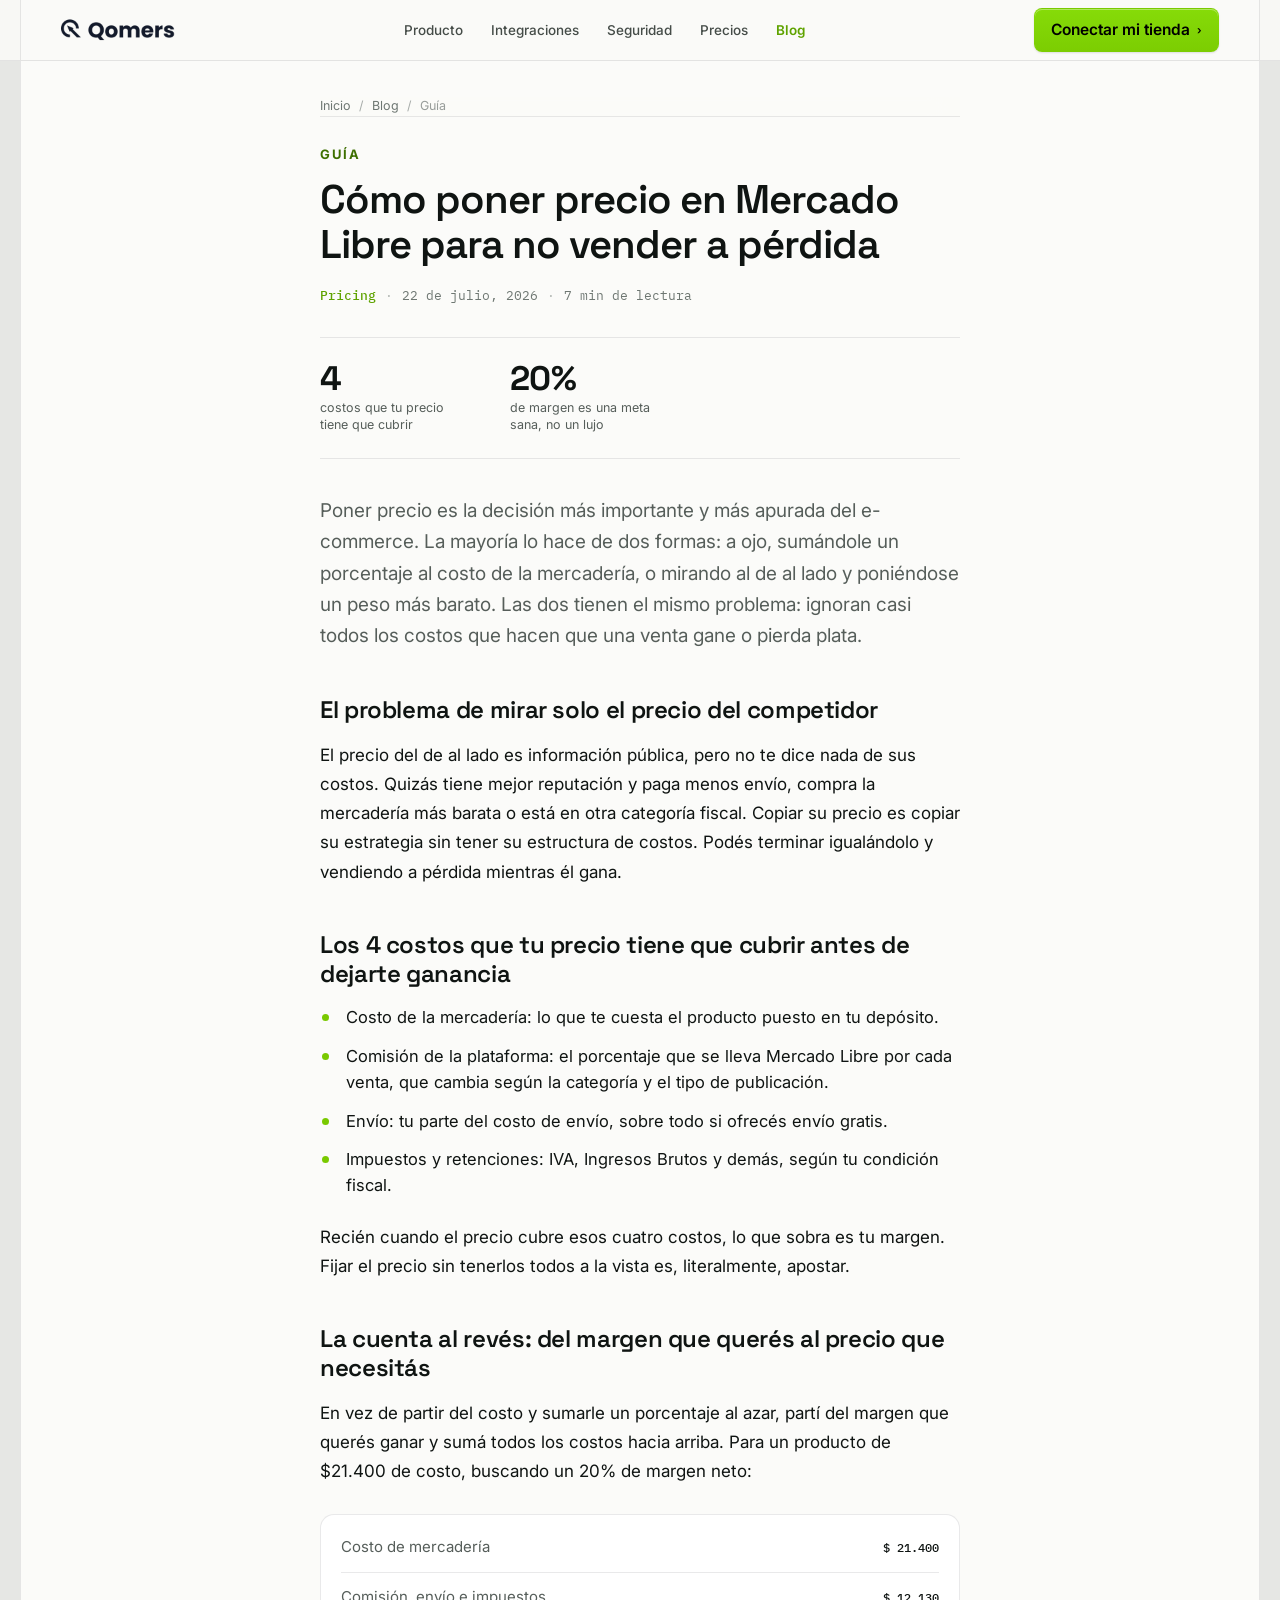
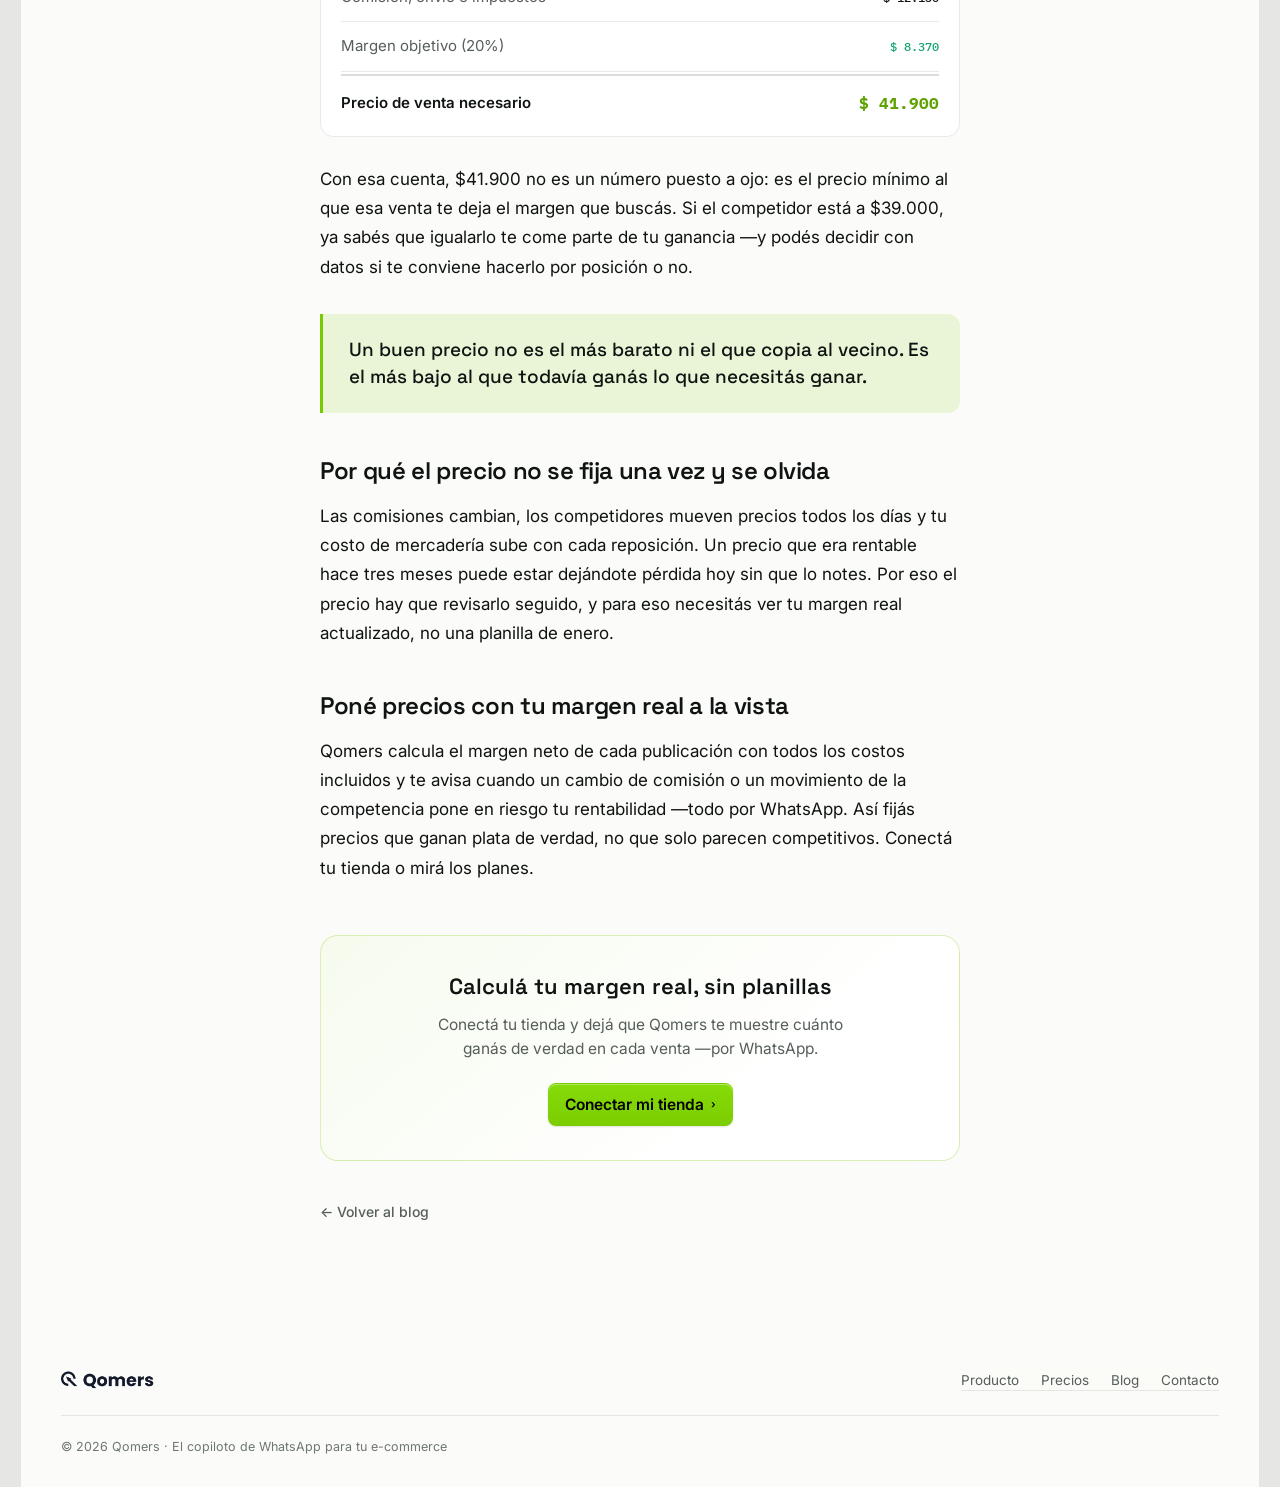
<file: blog/como-poner-precio-mercado-libre/index.html>
<!DOCTYPE html>
<html lang="es" data-theme="light">
<head>
<meta charset="UTF-8">
<meta name="viewport" content="width=device-width, initial-scale=1">
<title>Cómo poner precio a tus productos en Mercado Libre | Qomers</title>
<meta name="description" content="Fijar el precio a ojo o copiando al de al lado es la forma más rápida de vender sin ganar. Una guía para poner precios que cubran todos tus costos y te dejen margen real.">
<meta name="keywords" content="cómo poner precio mercado libre, estrategia de precios ecommerce, calcular precio de venta, markup mercado libre, precio rentable">
<link rel="canonical" href="https://qomers.com/blog/como-poner-precio-mercado-libre/">
<link rel="icon" href="/favicon.ico" sizes="any">
<link rel="icon" type="image/png" sizes="32x32" href="/favicon-32x32.png">
<link rel="icon" type="image/png" sizes="16x16" href="/favicon-16x16.png">
<link rel="apple-touch-icon" sizes="180x180" href="/apple-touch-icon.png">
<link rel="manifest" href="/site.webmanifest">
<meta name="theme-color" content="#FBFBF9">
<meta property="og:type" content="article">
<meta property="og:site_name" content="Qomers">
<meta property="og:title" content="Cómo poner precio a tus productos en Mercado Libre | Qomers">
<meta property="og:description" content="Fijar el precio a ojo o copiando al de al lado es la forma más rápida de vender sin ganar. Una guía para poner precios que cubran todos tus costos y te dejen margen real.">
<meta property="og:url" content="https://qomers.com/blog/como-poner-precio-mercado-libre/">
<meta property="og:locale" content="es_AR">
<meta property="og:image" content="https://qomers.com/blog/como-poner-precio-mercado-libre/social.svg">
<meta name="twitter:image" content="https://qomers.com/blog/como-poner-precio-mercado-libre/social.svg">
<meta property="article:published_time" content="2026-07-22T09:00:00-03:00">
<meta property="article:modified_time" content="2026-07-22T09:00:00-03:00">
<meta property="article:author" content="Equipo Qomers">
<meta property="article:section" content="Guía">
<meta name="twitter:card" content="summary_large_image">
<meta name="twitter:title" content="Cómo poner precio a tus productos en Mercado Libre | Qomers">
<meta name="twitter:description" content="Fijar el precio a ojo o copiando al de al lado es la forma más rápida de vender sin ganar. Una guía para poner precios que cubran todos tus costos y te dejen margen real.">
<link rel="preconnect" href="https://fonts.googleapis.com">
<link href="https://fonts.googleapis.com/css2?family=Space+Grotesk:wght@500;600;700&family=Inter:wght@400;500;600&family=IBM+Plex+Mono:wght@400;500&display=swap" rel="stylesheet">
<link rel="stylesheet" href="../../css/styles.css">
<link rel="stylesheet" href="../../blog/blog.css">
<script type="application/ld+json">{"@context": "https://schema.org", "@type": "Article", "headline": "Cómo poner precio en Mercado Libre para no vender a pérdida", "description": "Fijar el precio a ojo o copiando al de al lado es la forma más rápida de vender sin ganar. Una guía para poner precios que cubran todos tus costos y te dejen margen real.", "datePublished": "2026-07-22T09:00:00-03:00", "dateModified": "2026-07-22T09:00:00-03:00", "author": {"@type": "Organization", "name": "Qomers"}, "publisher": {"@type": "Organization", "name": "Qomers", "logo": {"@type": "ImageObject", "url": "https://qomers.com/favicon.png"}}, "mainEntityOfPage": {"@type": "WebPage", "@id": "https://qomers.com/blog/como-poner-precio-mercado-libre/"}, "articleSection": "Guía", "inLanguage": "es"}</script>
<script type="application/ld+json">{"@context": "https://schema.org", "@type": "BreadcrumbList", "itemListElement": [{"@type": "ListItem", "position": 1, "name": "Inicio", "item": "https://qomers.com/"}, {"@type": "ListItem", "position": 2, "name": "Blog", "item": "https://qomers.com/blog/"}, {"@type": "ListItem", "position": 3, "name": "Cómo poner precio en Mercado Libre para no vender a pérdida", "item": "https://qomers.com/blog/como-poner-precio-mercado-libre/"}]}</script>
</head>
<body>
<nav id="nav">
  <div class="nav-in">
    <a class="logo" href="../../index.html"><img class="logo-img" src="[data-uri]" alt="Qomers"/></a>
    <div class="nav-c">
      <a href="../../index.html#valor">Producto</a>
      <a href="../../index.html#integraciones">Integraciones</a>
      <a href="../../index.html#seguridad">Seguridad</a>
      <a href="../../index.html#precios">Precios</a>
      <a href="../../blog/index.html" class="nav-here">Blog</a>
    </div>
    <div class="nav-r">
      <a class="btn btn-lime nav-cta" href="https://wa.me/59899677738?text=Hola%20Qomers%2C%20quiero%20conectar%20mi%20tienda%20y%20probar%20la%20herramienta." target="_blank" rel="noopener noreferrer">Conectar mi tienda <span class="chev">›</span></a>
    </div>
  </div>
</nav>
<main class="art">
  <div class="art-wrap">
    <nav class="art-crumbs" aria-label="Breadcrumb">
      <a href="../../index.html">Inicio</a> <span>/</span>
      <a href="../index.html">Blog</a> <span>/</span>
      <span class="art-crumbs-here">Guía</span>
    </nav>
    <span class="eyebrow">Guía</span>
    <h1 class="art-title">Cómo poner precio en Mercado Libre para no vender a pérdida</h1>
    <div class="art-meta">
      <span class="art-tag">Pricing</span>
      <span class="art-dot">·</span>
      <time datetime="2026-07-22T09:00:00-03:00">22 de julio, 2026</time>
      <span class="art-dot">·</span>
      <span>7 min de lectura</span>
    </div>
    <div class="art-stats">
          <div class="art-stat"><span class="art-stat-n">4</span><span class="art-stat-l">costos que tu precio tiene que cubrir</span></div>
          <div class="art-stat"><span class="art-stat-n">20%</span><span class="art-stat-l">de margen es una meta sana, no un lujo</span></div>
        </div>
    <article class="art-body">
      <p class="art-lead">Poner precio es la decisión más importante y más apurada del e-commerce. La mayoría lo hace de dos formas: a ojo, sumándole un porcentaje al costo de la mercadería, o mirando al de al lado y poniéndose un peso más barato. Las dos tienen el mismo problema: ignoran casi todos los costos que hacen que una venta gane o pierda plata.</p>
<h2>El problema de mirar solo el precio del competidor</h2>
<p>El precio del de al lado es información pública, pero no te dice nada de sus costos. Quizás tiene mejor reputación y paga menos envío, compra la mercadería más barata o está en otra categoría fiscal. Copiar su precio es copiar su estrategia sin tener su estructura de costos. Podés terminar igualándolo y vendiendo a pérdida mientras él gana.</p>
<h2>Los 4 costos que tu precio tiene que cubrir antes de dejarte ganancia</h2>
<ul class="art-ul"><li>Costo de la mercadería: lo que te cuesta el producto puesto en tu depósito.</li><li>Comisión de la plataforma: el porcentaje que se lleva Mercado Libre por cada venta, que cambia según la categoría y el tipo de publicación.</li><li>Envío: tu parte del costo de envío, sobre todo si ofrecés envío gratis.</li><li>Impuestos y retenciones: IVA, Ingresos Brutos y demás, según tu condición fiscal.</li></ul>
<p>Recién cuando el precio cubre esos cuatro costos, lo que sobra es tu margen. Fijar el precio sin tenerlos todos a la vista es, literalmente, apostar.</p>
<h2>La cuenta al revés: del margen que querés al precio que necesitás</h2>
<p>En vez de partir del costo y sumarle un porcentaje al azar, partí del margen que querés ganar y sumá todos los costos hacia arriba. Para un producto de $21.400 de costo, buscando un 20% de margen neto:</p>
<div class="art-pl"><div class="pl-row"><span class="k">Costo de mercadería</span><span class="v ">$ 21.400</span></div><div class="pl-row"><span class="k">Comisión, envío e impuestos</span><span class="v ">$ 12.130</span></div><div class="pl-row"><span class="k">Margen objetivo (20%)</span><span class="v v-up">$ 8.370</span></div><div class="pl-row total"><span class="k">Precio de venta necesario</span><span class="v v-total">$ 41.900</span></div></div>
<p>Con esa cuenta, $41.900 no es un número puesto a ojo: es el precio mínimo al que esa venta te deja el margen que buscás. Si el competidor está a $39.000, ya sabés que igualarlo te come parte de tu ganancia —y podés decidir con datos si te conviene hacerlo por posición o no.</p>
<blockquote class="art-callout">Un buen precio no es el más barato ni el que copia al vecino. Es el más bajo al que todavía ganás lo que necesitás ganar.</blockquote>
<h2>Por qué el precio no se fija una vez y se olvida</h2>
<p>Las comisiones cambian, los competidores mueven precios todos los días y tu costo de mercadería sube con cada reposición. Un precio que era rentable hace tres meses puede estar dejándote pérdida hoy sin que lo notes. Por eso el precio hay que revisarlo seguido, y para eso necesitás ver tu margen real actualizado, no una planilla de enero.</p>
<h2>Poné precios con tu margen real a la vista</h2>
<p>Qomers calcula el margen neto de cada publicación con todos los costos incluidos y te avisa cuando un cambio de comisión o un movimiento de la <a href="../monitorear-precios-competencia-mercado-libre/index.html">competencia</a> pone en riesgo tu rentabilidad —todo por WhatsApp. Así fijás precios que ganan plata de verdad, no que solo parecen competitivos. <a href="../../index.html#integraciones">Conectá tu tienda</a> o <a href="../../index.html#precios">mirá los planes</a>.</p>
    </article>
    <aside class="art-cta">
      <h3>Calculá tu margen real, sin planillas</h3>
      <p>Conectá tu tienda y dejá que Qomers te muestre cuánto ganás de verdad en cada venta —por WhatsApp.</p>
      <a class="btn btn-lime" href="https://wa.me/59899677738?text=Hola%20Qomers%2C%20quiero%20conectar%20mi%20tienda%20y%20probar%20la%20herramienta." target="_blank" rel="noopener noreferrer">Conectar mi tienda <span class="chev">›</span></a>
    </aside>
    <a class="art-back" href="../index.html">← Volver al blog</a>
  </div>
</main>
<footer>
  <div class="foot-in">
    <div class="foot-simple">
      <a class="logo" href="../../index.html"><img class="logo-img" src="[data-uri]" alt="Qomers" style="height:26px"/></a>
      <nav class="foot-links">
        <a href="../../index.html#valor">Producto</a>
        <a href="../../index.html#precios">Precios</a>
        <a href="../../blog/index.html">Blog</a>
        <a href="https://wa.me/59899677738?text=Hola%20Qomers%2C%20quiero%20conectar%20mi%20tienda%20y%20probar%20la%20herramienta." target="_blank" rel="noopener noreferrer">Contacto</a>
      </nav>
    </div>
    <div class="foot-legal">© 2026 Qomers · El copiloto de WhatsApp para tu e-commerce</div>
  </div>
</footer>
</body>
</html>
</file>
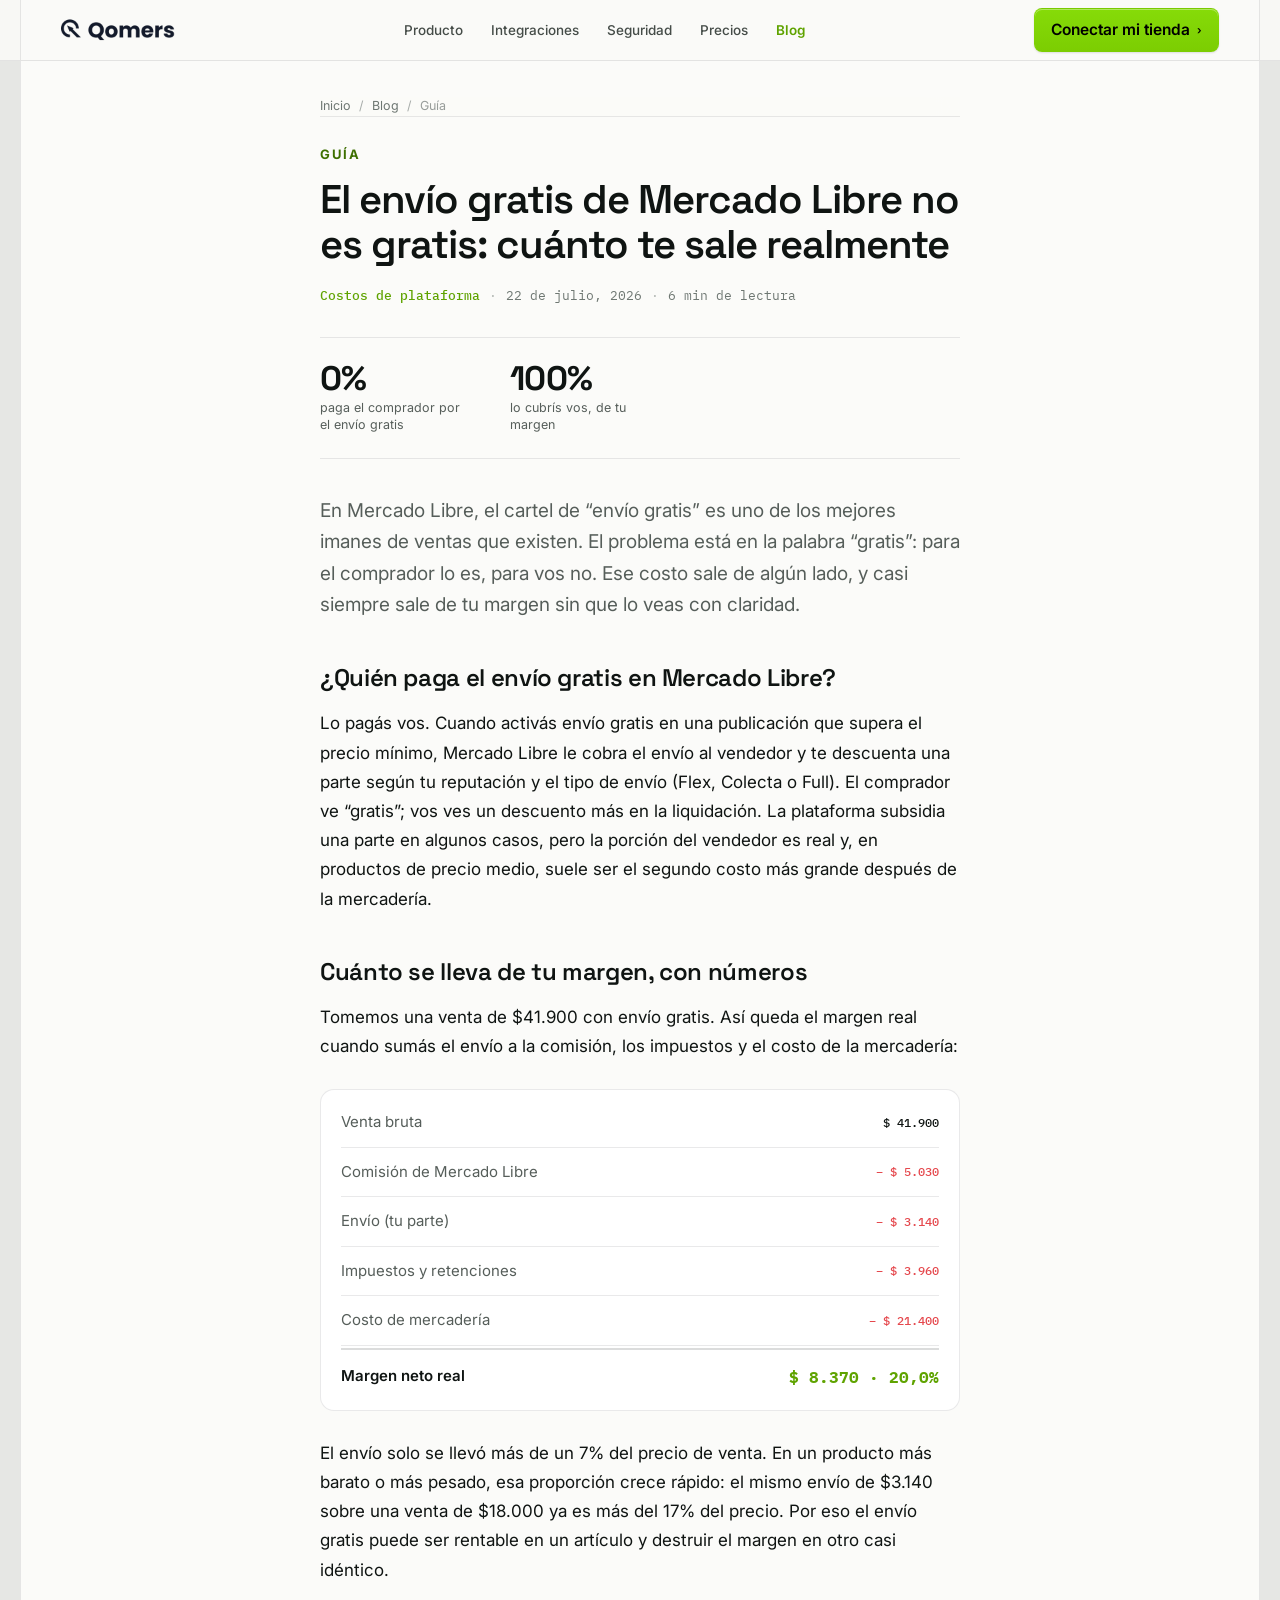
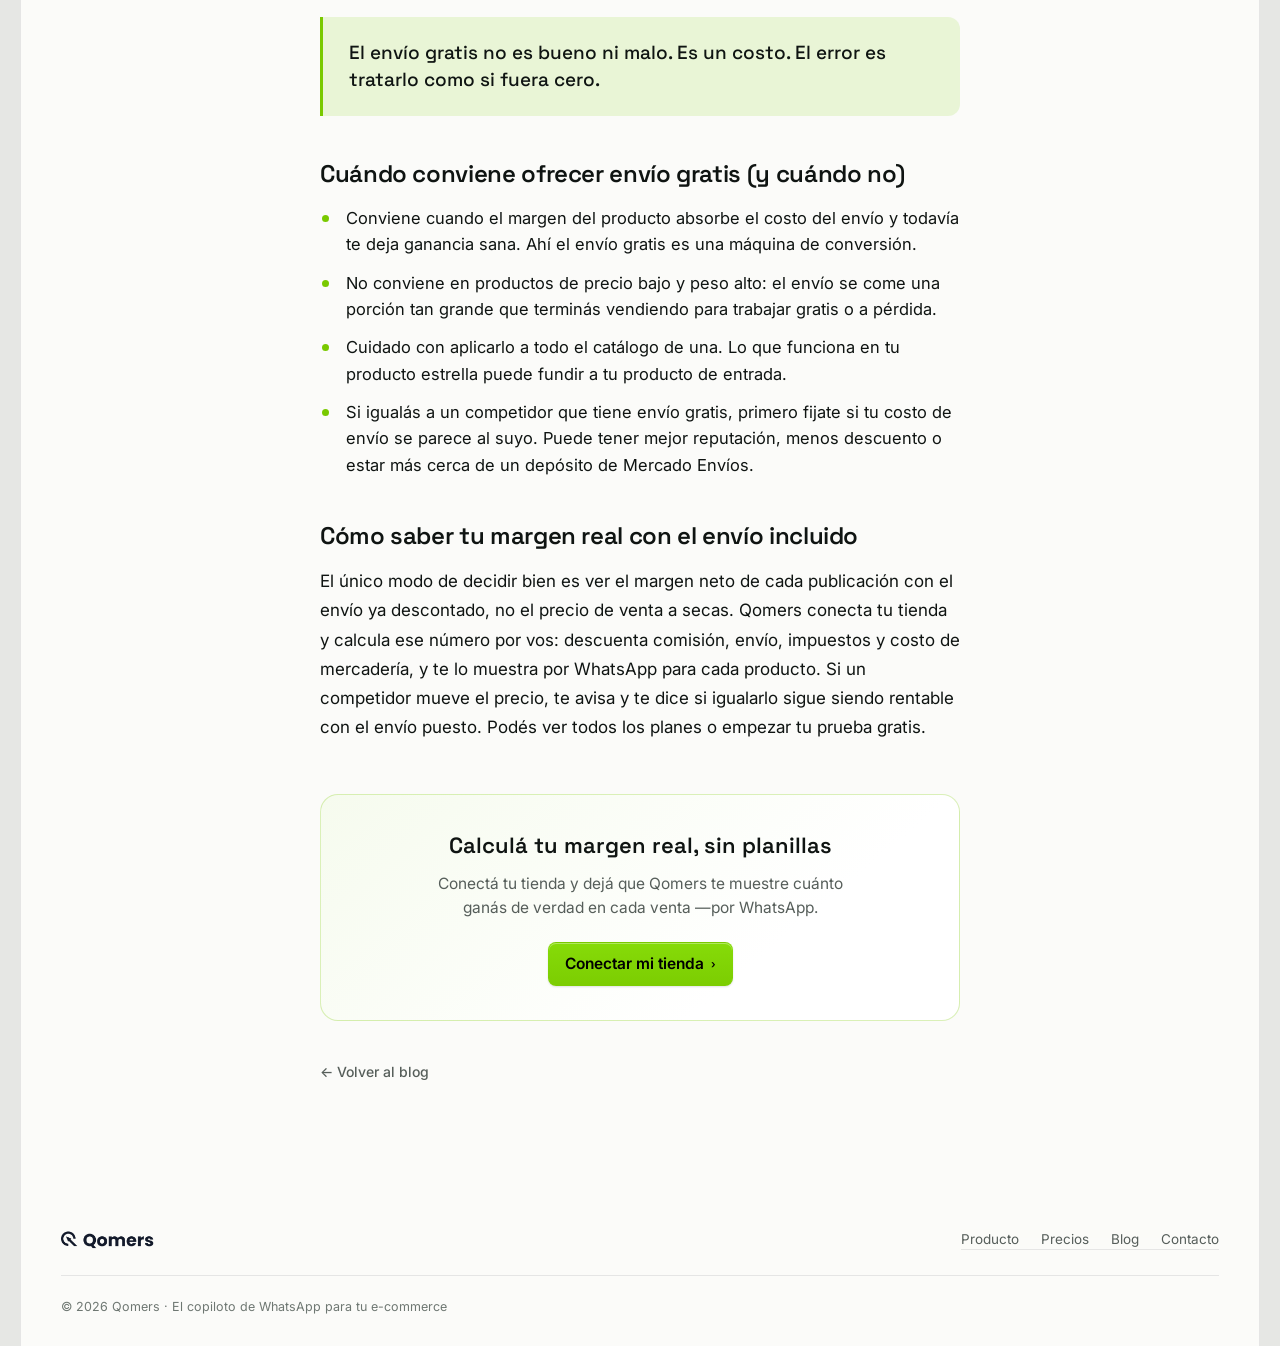
<file: blog/costo-envio-gratis-mercado-libre/index.html>
<!DOCTYPE html>
<html lang="es" data-theme="light">
<head>
<meta charset="UTF-8">
<meta name="viewport" content="width=device-width, initial-scale=1">
<title>Cuánto cuesta el envío gratis en Mercado Libre (y quién lo paga) | Qomers</title>
<meta name="description" content="El “envío gratis” lo termina pagando el vendedor. Te mostramos cuánto se lleva de tu margen en cada venta, cómo cambia según el precio y el peso, y cómo saber si te conviene ofrecerlo.">
<meta name="keywords" content="envío gratis mercado libre, costo de envío mercado libre, subsidio de envío, quién paga el envío en mercado libre, mercado envíos">
<link rel="canonical" href="https://qomers.com/blog/costo-envio-gratis-mercado-libre/">
<link rel="icon" href="/favicon.ico" sizes="any">
<link rel="icon" type="image/png" sizes="32x32" href="/favicon-32x32.png">
<link rel="icon" type="image/png" sizes="16x16" href="/favicon-16x16.png">
<link rel="apple-touch-icon" sizes="180x180" href="/apple-touch-icon.png">
<link rel="manifest" href="/site.webmanifest">
<meta name="theme-color" content="#FBFBF9">
<meta property="og:type" content="article">
<meta property="og:site_name" content="Qomers">
<meta property="og:title" content="Cuánto cuesta el envío gratis en Mercado Libre (y quién lo paga) | Qomers">
<meta property="og:description" content="El “envío gratis” lo termina pagando el vendedor. Te mostramos cuánto se lleva de tu margen en cada venta, cómo cambia según el precio y el peso, y cómo saber si te conviene ofrecerlo.">
<meta property="og:url" content="https://qomers.com/blog/costo-envio-gratis-mercado-libre/">
<meta property="og:locale" content="es_AR">
<meta property="og:image" content="https://qomers.com/blog/costo-envio-gratis-mercado-libre/social.svg">
<meta name="twitter:image" content="https://qomers.com/blog/costo-envio-gratis-mercado-libre/social.svg">
<meta property="article:published_time" content="2026-07-22T11:00:00-03:00">
<meta property="article:modified_time" content="2026-07-22T11:00:00-03:00">
<meta property="article:author" content="Equipo Qomers">
<meta property="article:section" content="Guía">
<meta name="twitter:card" content="summary_large_image">
<meta name="twitter:title" content="Cuánto cuesta el envío gratis en Mercado Libre (y quién lo paga) | Qomers">
<meta name="twitter:description" content="El “envío gratis” lo termina pagando el vendedor. Te mostramos cuánto se lleva de tu margen en cada venta, cómo cambia según el precio y el peso, y cómo saber si te conviene ofrecerlo.">
<link rel="preconnect" href="https://fonts.googleapis.com">
<link href="https://fonts.googleapis.com/css2?family=Space+Grotesk:wght@500;600;700&family=Inter:wght@400;500;600&family=IBM+Plex+Mono:wght@400;500&display=swap" rel="stylesheet">
<link rel="stylesheet" href="../../css/styles.css">
<link rel="stylesheet" href="../../blog/blog.css">
<script type="application/ld+json">{"@context": "https://schema.org", "@type": "Article", "headline": "El envío gratis de Mercado Libre no es gratis: cuánto te sale realmente", "description": "El “envío gratis” lo termina pagando el vendedor. Te mostramos cuánto se lleva de tu margen en cada venta, cómo cambia según el precio y el peso, y cómo saber si te conviene ofrecerlo.", "datePublished": "2026-07-22T11:00:00-03:00", "dateModified": "2026-07-22T11:00:00-03:00", "author": {"@type": "Organization", "name": "Qomers"}, "publisher": {"@type": "Organization", "name": "Qomers", "logo": {"@type": "ImageObject", "url": "https://qomers.com/favicon.png"}}, "mainEntityOfPage": {"@type": "WebPage", "@id": "https://qomers.com/blog/costo-envio-gratis-mercado-libre/"}, "articleSection": "Guía", "inLanguage": "es"}</script>
<script type="application/ld+json">{"@context": "https://schema.org", "@type": "BreadcrumbList", "itemListElement": [{"@type": "ListItem", "position": 1, "name": "Inicio", "item": "https://qomers.com/"}, {"@type": "ListItem", "position": 2, "name": "Blog", "item": "https://qomers.com/blog/"}, {"@type": "ListItem", "position": 3, "name": "El envío gratis de Mercado Libre no es gratis: cuánto te sale realmente", "item": "https://qomers.com/blog/costo-envio-gratis-mercado-libre/"}]}</script>
</head>
<body>
<nav id="nav">
  <div class="nav-in">
    <a class="logo" href="../../index.html"><img class="logo-img" src="[data-uri]" alt="Qomers"/></a>
    <div class="nav-c">
      <a href="../../index.html#valor">Producto</a>
      <a href="../../index.html#integraciones">Integraciones</a>
      <a href="../../index.html#seguridad">Seguridad</a>
      <a href="../../index.html#precios">Precios</a>
      <a href="../../blog/index.html" class="nav-here">Blog</a>
    </div>
    <div class="nav-r">
      <a class="btn btn-lime nav-cta" href="https://wa.me/59899677738?text=Hola%20Qomers%2C%20quiero%20conectar%20mi%20tienda%20y%20probar%20la%20herramienta." target="_blank" rel="noopener noreferrer">Conectar mi tienda <span class="chev">›</span></a>
    </div>
  </div>
</nav>
<main class="art">
  <div class="art-wrap">
    <nav class="art-crumbs" aria-label="Breadcrumb">
      <a href="../../index.html">Inicio</a> <span>/</span>
      <a href="../index.html">Blog</a> <span>/</span>
      <span class="art-crumbs-here">Guía</span>
    </nav>
    <span class="eyebrow">Guía</span>
    <h1 class="art-title">El envío gratis de Mercado Libre no es gratis: cuánto te sale realmente</h1>
    <div class="art-meta">
      <span class="art-tag">Costos de plataforma</span>
      <span class="art-dot">·</span>
      <time datetime="2026-07-22T11:00:00-03:00">22 de julio, 2026</time>
      <span class="art-dot">·</span>
      <span>6 min de lectura</span>
    </div>
    <div class="art-stats">
          <div class="art-stat"><span class="art-stat-n">0%</span><span class="art-stat-l">paga el comprador por el envío gratis</span></div>
          <div class="art-stat"><span class="art-stat-n">100%</span><span class="art-stat-l">lo cubrís vos, de tu margen</span></div>
        </div>
    <article class="art-body">
      <p class="art-lead">En Mercado Libre, el cartel de “envío gratis” es uno de los mejores imanes de ventas que existen. El problema está en la palabra “gratis”: para el comprador lo es, para vos no. Ese costo sale de algún lado, y casi siempre sale de tu margen sin que lo veas con claridad.</p>
<h2>¿Quién paga el envío gratis en Mercado Libre?</h2>
<p>Lo pagás vos. Cuando activás envío gratis en una publicación que supera el precio mínimo, Mercado Libre le cobra el envío al vendedor y te descuenta una parte según tu reputación y el tipo de envío (Flex, Colecta o Full). El comprador ve “gratis”; vos ves un descuento más en la liquidación. La plataforma subsidia una parte en algunos casos, pero la porción del vendedor es real y, en productos de precio medio, suele ser el segundo costo más grande después de la mercadería.</p>
<h2>Cuánto se lleva de tu margen, con números</h2>
<p>Tomemos una venta de $41.900 con envío gratis. Así queda el margen real cuando sumás el envío a la <a href="../cuanto-cobra-mercado-libre-comisiones/index.html">comisión</a>, los impuestos y el costo de la mercadería:</p>
<div class="art-pl"><div class="pl-row"><span class="k">Venta bruta</span><span class="v ">$ 41.900</span></div><div class="pl-row"><span class="k">Comisión de Mercado Libre</span><span class="v v-down">− $ 5.030</span></div><div class="pl-row"><span class="k">Envío (tu parte)</span><span class="v v-down">− $ 3.140</span></div><div class="pl-row"><span class="k">Impuestos y retenciones</span><span class="v v-down">− $ 3.960</span></div><div class="pl-row"><span class="k">Costo de mercadería</span><span class="v v-down">− $ 21.400</span></div><div class="pl-row total"><span class="k">Margen neto real</span><span class="v v-total">$ 8.370 · 20,0%</span></div></div>
<p>El envío solo se llevó más de un 7% del precio de venta. En un producto más barato o más pesado, esa proporción crece rápido: el mismo envío de $3.140 sobre una venta de $18.000 ya es más del 17% del precio. Por eso el envío gratis puede ser rentable en un artículo y destruir el margen en otro casi idéntico.</p>
<blockquote class="art-callout">El envío gratis no es bueno ni malo. Es un costo. El error es tratarlo como si fuera cero.</blockquote>
<h2>Cuándo conviene ofrecer envío gratis (y cuándo no)</h2>
<ul class="art-ul"><li>Conviene cuando el margen del producto absorbe el costo del envío y todavía te deja ganancia sana. Ahí el envío gratis es una máquina de conversión.</li><li>No conviene en productos de precio bajo y peso alto: el envío se come una porción tan grande que terminás vendiendo para trabajar gratis o a pérdida.</li><li>Cuidado con aplicarlo a todo el catálogo de una. Lo que funciona en tu producto estrella puede fundir a tu producto de entrada.</li><li>Si igualás a un competidor que tiene envío gratis, primero fijate si tu costo de envío se parece al suyo. Puede tener mejor reputación, menos descuento o estar más cerca de un depósito de Mercado Envíos.</li></ul>
<h2>Cómo saber tu margen real con el envío incluido</h2>
<p>El único modo de decidir bien es ver el margen neto de cada publicación con el envío ya descontado, no el precio de venta a secas. Qomers <a href="../../index.html#integraciones">conecta tu tienda</a> y calcula ese número por vos: descuenta comisión, envío, impuestos y costo de mercadería, y te lo muestra por WhatsApp para cada producto. Si un competidor mueve el precio, te avisa y te dice si igualarlo sigue siendo rentable con el envío puesto. Podés ver <a href="../../index.html#precios">todos los planes</a> o <a href="https://wa.me/59899677738?text=Hola%20Qomers%2C%20quiero%20empezar%20mi%20prueba%20gratis%20de%2014%20d%C3%ADas." target="_blank" rel="noopener">empezar tu prueba gratis</a>.</p>
    </article>
    <aside class="art-cta">
      <h3>Calculá tu margen real, sin planillas</h3>
      <p>Conectá tu tienda y dejá que Qomers te muestre cuánto ganás de verdad en cada venta —por WhatsApp.</p>
      <a class="btn btn-lime" href="https://wa.me/59899677738?text=Hola%20Qomers%2C%20quiero%20conectar%20mi%20tienda%20y%20probar%20la%20herramienta." target="_blank" rel="noopener noreferrer">Conectar mi tienda <span class="chev">›</span></a>
    </aside>
    <a class="art-back" href="../index.html">← Volver al blog</a>
  </div>
</main>
<footer>
  <div class="foot-in">
    <div class="foot-simple">
      <a class="logo" href="../../index.html"><img class="logo-img" src="[data-uri]" alt="Qomers" style="height:26px"/></a>
      <nav class="foot-links">
        <a href="../../index.html#valor">Producto</a>
        <a href="../../index.html#precios">Precios</a>
        <a href="../../blog/index.html">Blog</a>
        <a href="https://wa.me/59899677738?text=Hola%20Qomers%2C%20quiero%20conectar%20mi%20tienda%20y%20probar%20la%20herramienta." target="_blank" rel="noopener noreferrer">Contacto</a>
      </nav>
    </div>
    <div class="foot-legal">© 2026 Qomers · El copiloto de WhatsApp para tu e-commerce</div>
  </div>
</footer>
</body>
</html>
</file>
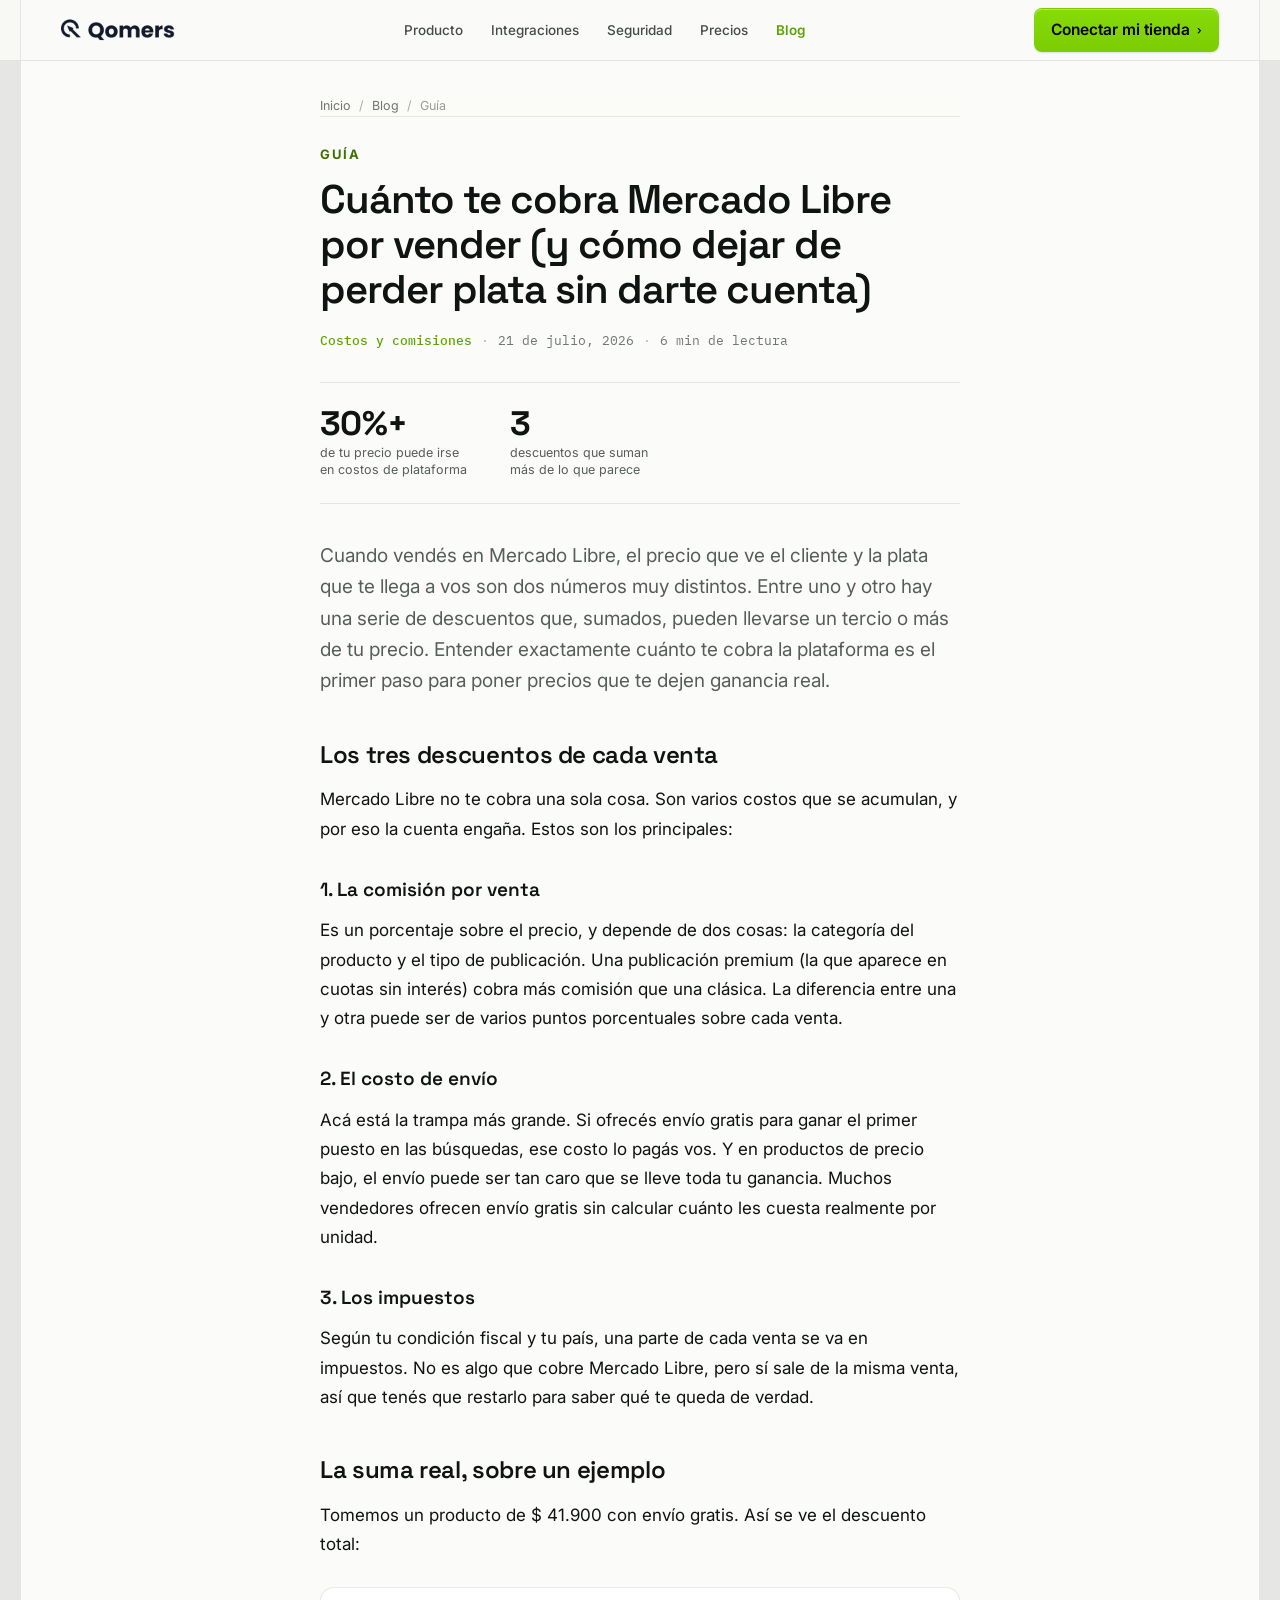
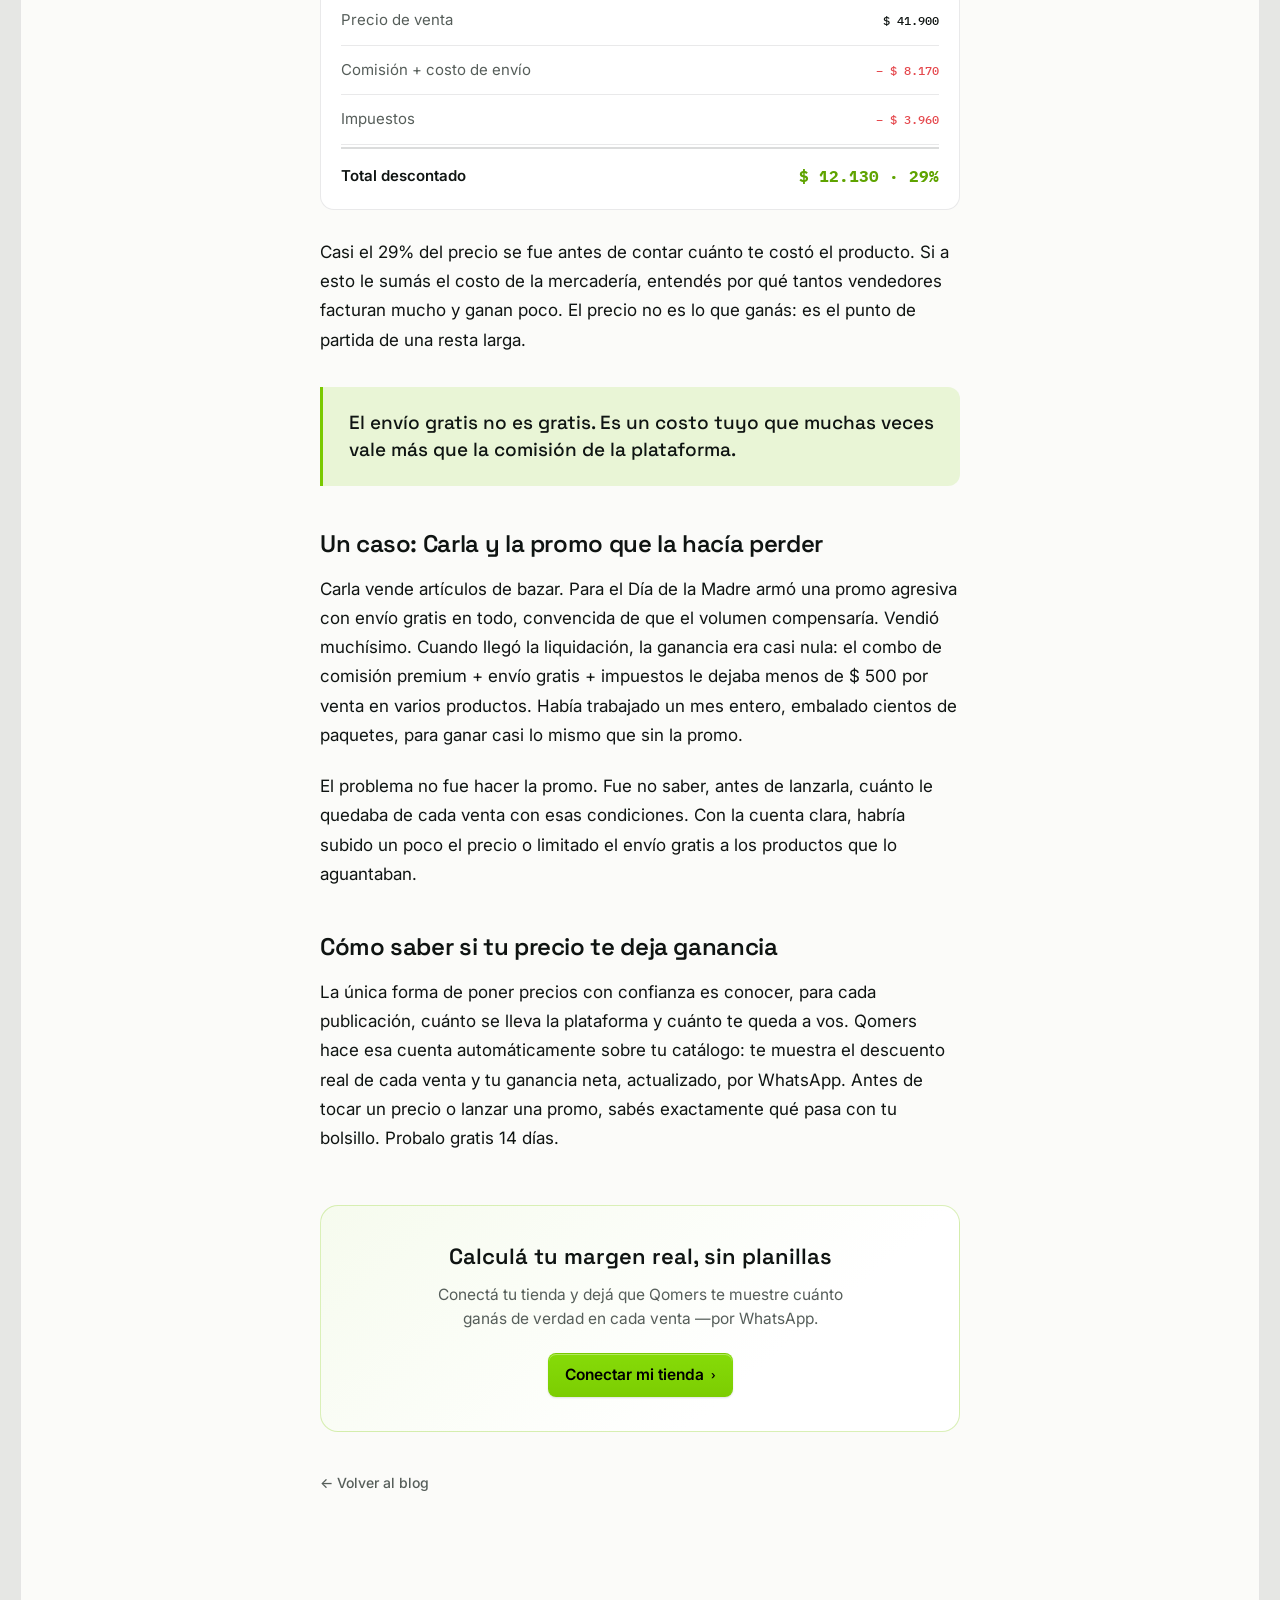
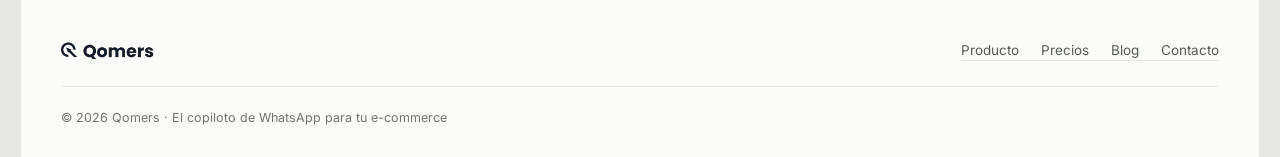
<file: blog/cuanto-cobra-mercado-libre-comisiones/index.html>
<!DOCTYPE html>
<html lang="es" data-theme="light">
<head>
<meta charset="UTF-8">
<meta name="viewport" content="width=device-width, initial-scale=1">
<title>Cuánto cobra Mercado Libre por venta: comisiones explicadas 2026 | Qomers</title>
<meta name="description" content="Comisión, envío, impuestos: la suma de lo que te descuenta Mercado Libre en cada venta puede ser mayor de lo que creés. Te explicamos cada costo y cómo saber si tu precio sigue siendo rentable.">
<meta name="keywords" content="cuánto cobra mercado libre, comisiones mercado libre, costo de vender en mercado libre, comisión mercado libre por venta, cuánto descuenta mercado libre">
<link rel="canonical" href="https://qomers.com/blog/cuanto-cobra-mercado-libre-comisiones/">
<link rel="icon" href="/favicon.ico" sizes="any">
<link rel="icon" type="image/png" sizes="32x32" href="/favicon-32x32.png">
<link rel="icon" type="image/png" sizes="16x16" href="/favicon-16x16.png">
<link rel="apple-touch-icon" sizes="180x180" href="/apple-touch-icon.png">
<link rel="manifest" href="/site.webmanifest">
<meta name="theme-color" content="#FBFBF9">
<meta property="og:type" content="article">
<meta property="og:site_name" content="Qomers">
<meta property="og:title" content="Cuánto cobra Mercado Libre por venta: comisiones explicadas 2026 | Qomers">
<meta property="og:description" content="Comisión, envío, impuestos: la suma de lo que te descuenta Mercado Libre en cada venta puede ser mayor de lo que creés. Te explicamos cada costo y cómo saber si tu precio sigue siendo rentable.">
<meta property="og:url" content="https://qomers.com/blog/cuanto-cobra-mercado-libre-comisiones/">
<meta property="og:locale" content="es_AR">
<meta property="og:image" content="https://qomers.com/blog/cuanto-cobra-mercado-libre-comisiones/social.svg">
<meta name="twitter:image" content="https://qomers.com/blog/cuanto-cobra-mercado-libre-comisiones/social.svg">
<meta property="article:published_time" content="2026-07-21T11:00:00-03:00">
<meta property="article:modified_time" content="2026-07-21T11:00:00-03:00">
<meta property="article:author" content="Equipo Qomers">
<meta property="article:section" content="Guía">
<meta name="twitter:card" content="summary_large_image">
<meta name="twitter:title" content="Cuánto cobra Mercado Libre por venta: comisiones explicadas 2026 | Qomers">
<meta name="twitter:description" content="Comisión, envío, impuestos: la suma de lo que te descuenta Mercado Libre en cada venta puede ser mayor de lo que creés. Te explicamos cada costo y cómo saber si tu precio sigue siendo rentable.">
<link rel="preconnect" href="https://fonts.googleapis.com">
<link href="https://fonts.googleapis.com/css2?family=Space+Grotesk:wght@500;600;700&family=Inter:wght@400;500;600&family=IBM+Plex+Mono:wght@400;500&display=swap" rel="stylesheet">
<link rel="stylesheet" href="../../css/styles.css">
<link rel="stylesheet" href="../../blog/blog.css">
<script type="application/ld+json">{"@context": "https://schema.org", "@type": "Article", "headline": "Cuánto te cobra Mercado Libre por vender (y cómo dejar de perder plata sin darte cuenta)", "description": "Comisión, envío, impuestos: la suma de lo que te descuenta Mercado Libre en cada venta puede ser mayor de lo que creés. Te explicamos cada costo y cómo saber si tu precio sigue siendo rentable.", "datePublished": "2026-07-21T11:00:00-03:00", "dateModified": "2026-07-21T11:00:00-03:00", "author": {"@type": "Organization", "name": "Qomers"}, "publisher": {"@type": "Organization", "name": "Qomers", "logo": {"@type": "ImageObject", "url": "https://qomers.com/favicon.png"}}, "mainEntityOfPage": {"@type": "WebPage", "@id": "https://qomers.com/blog/cuanto-cobra-mercado-libre-comisiones/"}, "articleSection": "Guía", "inLanguage": "es"}</script>
<script type="application/ld+json">{"@context": "https://schema.org", "@type": "BreadcrumbList", "itemListElement": [{"@type": "ListItem", "position": 1, "name": "Inicio", "item": "https://qomers.com/"}, {"@type": "ListItem", "position": 2, "name": "Blog", "item": "https://qomers.com/blog/"}, {"@type": "ListItem", "position": 3, "name": "Cuánto te cobra Mercado Libre por vender (y cómo dejar de perder plata sin darte cuenta)", "item": "https://qomers.com/blog/cuanto-cobra-mercado-libre-comisiones/"}]}</script>
</head>
<body>
<nav id="nav">
  <div class="nav-in">
    <a class="logo" href="../../index.html"><img class="logo-img" src="[data-uri]" alt="Qomers"/></a>
    <div class="nav-c">
      <a href="../../index.html#valor">Producto</a>
      <a href="../../index.html#integraciones">Integraciones</a>
      <a href="../../index.html#seguridad">Seguridad</a>
      <a href="../../index.html#precios">Precios</a>
      <a href="../../blog/index.html" class="nav-here">Blog</a>
    </div>
    <div class="nav-r">
      <a class="btn btn-lime nav-cta" href="https://wa.me/59899677738?text=Hola%20Qomers%2C%20quiero%20conectar%20mi%20tienda%20y%20probar%20la%20herramienta." target="_blank" rel="noopener noreferrer">Conectar mi tienda <span class="chev">›</span></a>
    </div>
  </div>
</nav>
<main class="art">
  <div class="art-wrap">
    <nav class="art-crumbs" aria-label="Breadcrumb">
      <a href="../../index.html">Inicio</a> <span>/</span>
      <a href="../index.html">Blog</a> <span>/</span>
      <span class="art-crumbs-here">Guía</span>
    </nav>
    <span class="eyebrow">Guía</span>
    <h1 class="art-title">Cuánto te cobra Mercado Libre por vender (y cómo dejar de perder plata sin darte cuenta)</h1>
    <div class="art-meta">
      <span class="art-tag">Costos y comisiones</span>
      <span class="art-dot">·</span>
      <time datetime="2026-07-21T11:00:00-03:00">21 de julio, 2026</time>
      <span class="art-dot">·</span>
      <span>6 min de lectura</span>
    </div>
    <div class="art-stats">
          <div class="art-stat"><span class="art-stat-n">30%+</span><span class="art-stat-l">de tu precio puede irse en costos de plataforma</span></div>
          <div class="art-stat"><span class="art-stat-n">3</span><span class="art-stat-l">descuentos que suman más de lo que parece</span></div>
        </div>
    <article class="art-body">
      <p class="art-lead">Cuando vendés en Mercado Libre, el precio que ve el cliente y la plata que te llega a vos son dos números muy distintos. Entre uno y otro hay una serie de descuentos que, sumados, pueden llevarse un tercio o más de tu precio. Entender exactamente cuánto te cobra la plataforma es el primer paso para poner precios que te dejen ganancia real.</p>
<h2>Los tres descuentos de cada venta</h2>
<p>Mercado Libre no te cobra una sola cosa. Son varios costos que se acumulan, y por eso la cuenta engaña. Estos son los principales:</p>
<h3>1. La comisión por venta</h3>
<p>Es un porcentaje sobre el precio, y depende de dos cosas: la categoría del producto y el tipo de publicación. Una publicación premium (la que aparece en cuotas sin interés) cobra más comisión que una clásica. La diferencia entre una y otra puede ser de varios puntos porcentuales sobre cada venta.</p>
<h3>2. El costo de envío</h3>
<p>Acá está la trampa más grande. Si ofrecés envío gratis para ganar el <a href="../../index.html#valor">primer puesto</a> en las búsquedas, ese costo lo pagás vos. Y en productos de precio bajo, el envío puede ser tan caro que se lleve toda tu ganancia. Muchos vendedores ofrecen envío gratis sin calcular cuánto les cuesta realmente por unidad.</p>
<h3>3. Los impuestos</h3>
<p>Según tu condición fiscal y tu país, una parte de cada venta se va en impuestos. No es algo que cobre Mercado Libre, pero sí sale de la misma venta, así que tenés que restarlo para saber qué te queda de verdad.</p>
<h2>La suma real, sobre un ejemplo</h2>
<p>Tomemos un producto de $ 41.900 con envío gratis. Así se ve el descuento total:</p>
<div class="art-pl"><div class="pl-row"><span class="k">Precio de venta</span><span class="v ">$ 41.900</span></div><div class="pl-row"><span class="k">Comisión + costo de envío</span><span class="v v-down">− $ 8.170</span></div><div class="pl-row"><span class="k">Impuestos</span><span class="v v-down">− $ 3.960</span></div><div class="pl-row total"><span class="k">Total descontado</span><span class="v v-total">$ 12.130 · 29%</span></div></div>
<p>Casi el 29% del precio se fue antes de contar cuánto te costó el producto. Si a esto le sumás el costo de la mercadería, entendés por qué tantos vendedores facturan mucho y ganan poco. El precio no es lo que ganás: es el punto de partida de una resta larga.</p>
<blockquote class="art-callout">El envío gratis no es gratis. Es un costo tuyo que muchas veces vale más que la comisión de la plataforma.</blockquote>
<h2>Un caso: Carla y la promo que la hacía perder</h2>
<p>Carla vende artículos de bazar. Para el Día de la Madre armó una promo agresiva con envío gratis en todo, convencida de que el volumen compensaría. Vendió muchísimo. Cuando llegó la liquidación, la ganancia era casi nula: el combo de comisión premium + envío gratis + impuestos le dejaba menos de $ 500 por venta en varios productos. Había trabajado un mes entero, embalado cientos de paquetes, para ganar casi lo mismo que sin la promo.</p>
<p>El problema no fue hacer la promo. Fue no saber, antes de lanzarla, cuánto le quedaba de cada venta con esas condiciones. Con la cuenta clara, habría subido un poco el precio o limitado el envío gratis a los productos que lo aguantaban.</p>
<h2>Cómo saber si tu precio te deja ganancia</h2>
<p>La única forma de poner precios con confianza es conocer, para cada publicación, cuánto se lleva la plataforma y cuánto te queda a vos. <a href="../../index.html#valor">Qomers</a> hace esa cuenta automáticamente sobre tu catálogo: te muestra el descuento real de cada venta y tu ganancia neta, actualizado, por WhatsApp. Antes de tocar un precio o lanzar una promo, sabés exactamente qué pasa con tu bolsillo. <a href="https://wa.me/59899677738?text=Hola%20Qomers%2C%20quiero%20empezar%20mi%20prueba%20gratis%20de%2014%20d%C3%ADas." target="_blank" rel="noopener">Probalo gratis 14 días</a>.</p>
    </article>
    <aside class="art-cta">
      <h3>Calculá tu margen real, sin planillas</h3>
      <p>Conectá tu tienda y dejá que Qomers te muestre cuánto ganás de verdad en cada venta —por WhatsApp.</p>
      <a class="btn btn-lime" href="https://wa.me/59899677738?text=Hola%20Qomers%2C%20quiero%20conectar%20mi%20tienda%20y%20probar%20la%20herramienta." target="_blank" rel="noopener noreferrer">Conectar mi tienda <span class="chev">›</span></a>
    </aside>
    <a class="art-back" href="../index.html">← Volver al blog</a>
  </div>
</main>
<footer>
  <div class="foot-in">
    <div class="foot-simple">
      <a class="logo" href="../../index.html"><img class="logo-img" src="[data-uri]" alt="Qomers" style="height:26px"/></a>
      <nav class="foot-links">
        <a href="../../index.html#valor">Producto</a>
        <a href="../../index.html#precios">Precios</a>
        <a href="../../blog/index.html">Blog</a>
        <a href="https://wa.me/59899677738?text=Hola%20Qomers%2C%20quiero%20conectar%20mi%20tienda%20y%20probar%20la%20herramienta." target="_blank" rel="noopener noreferrer">Contacto</a>
      </nav>
    </div>
    <div class="foot-legal">© 2026 Qomers · El copiloto de WhatsApp para tu e-commerce</div>
  </div>
</footer>
</body>
</html>
</file>
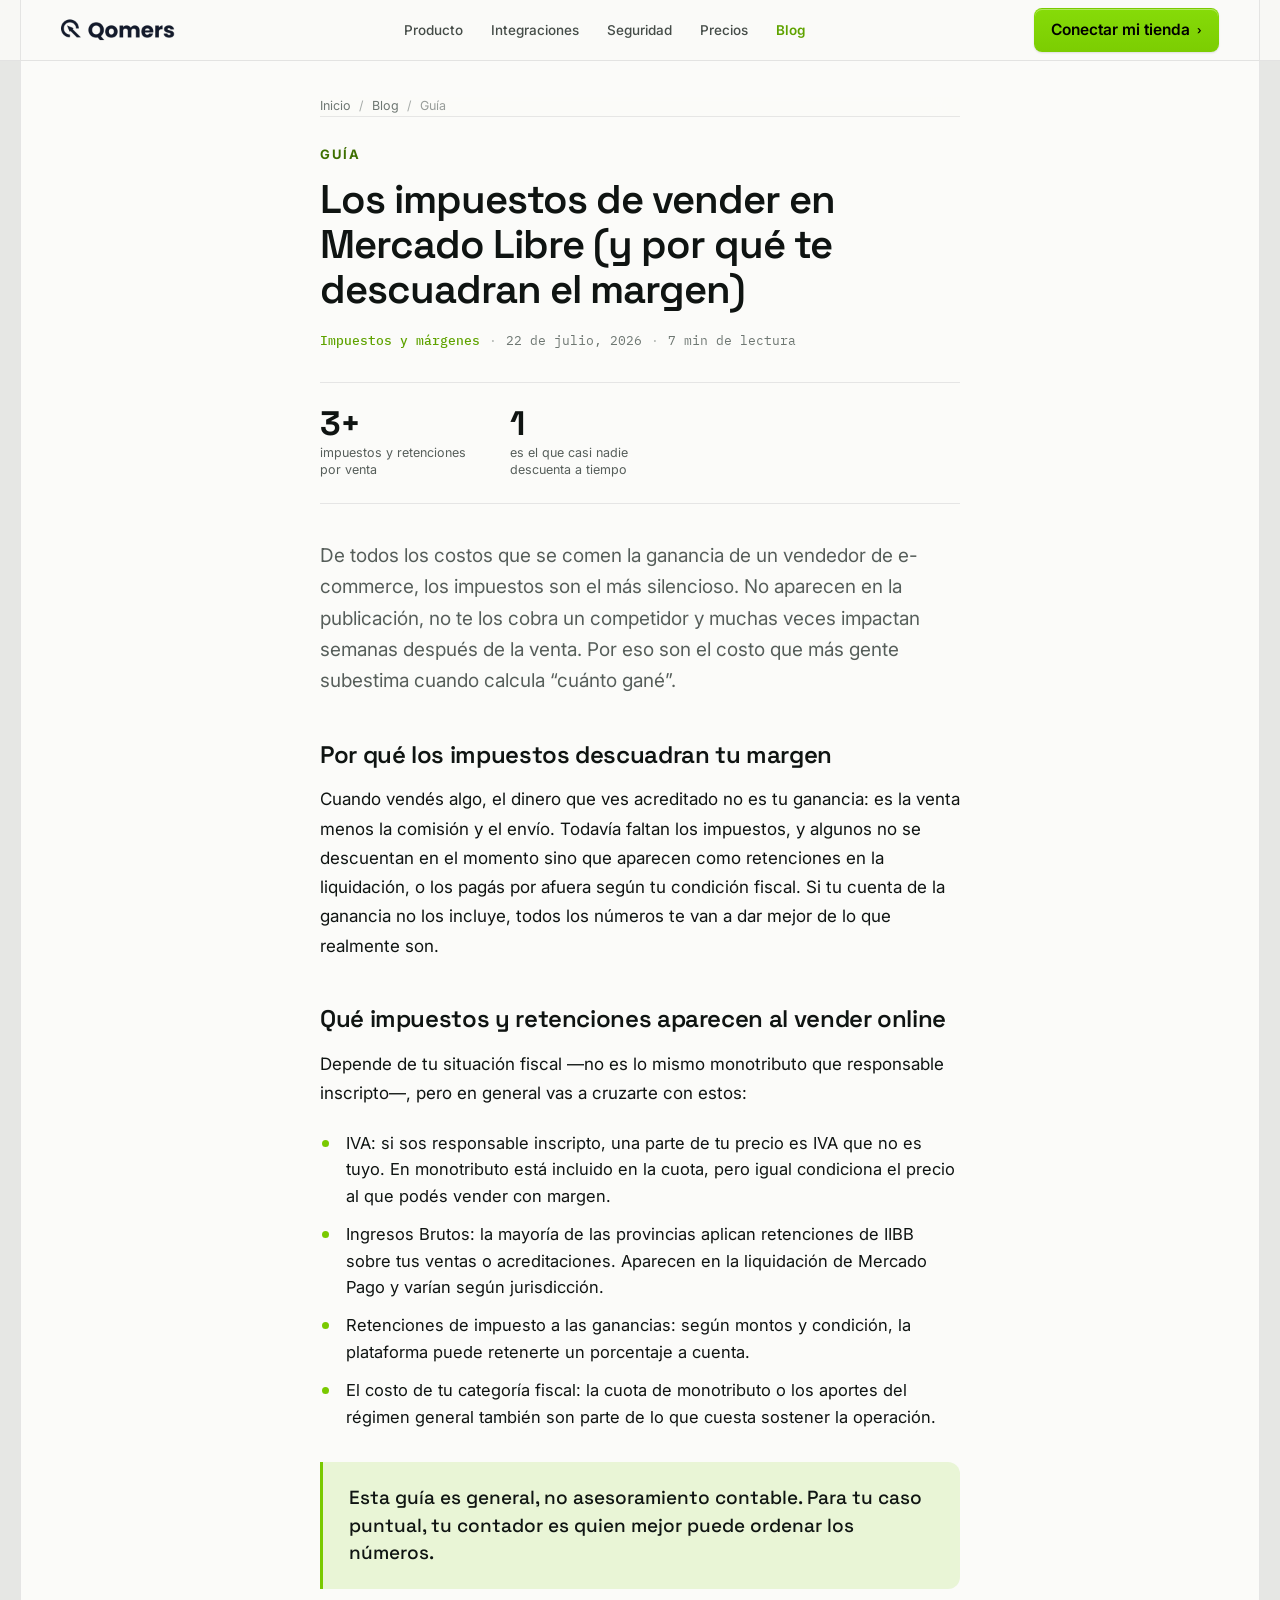
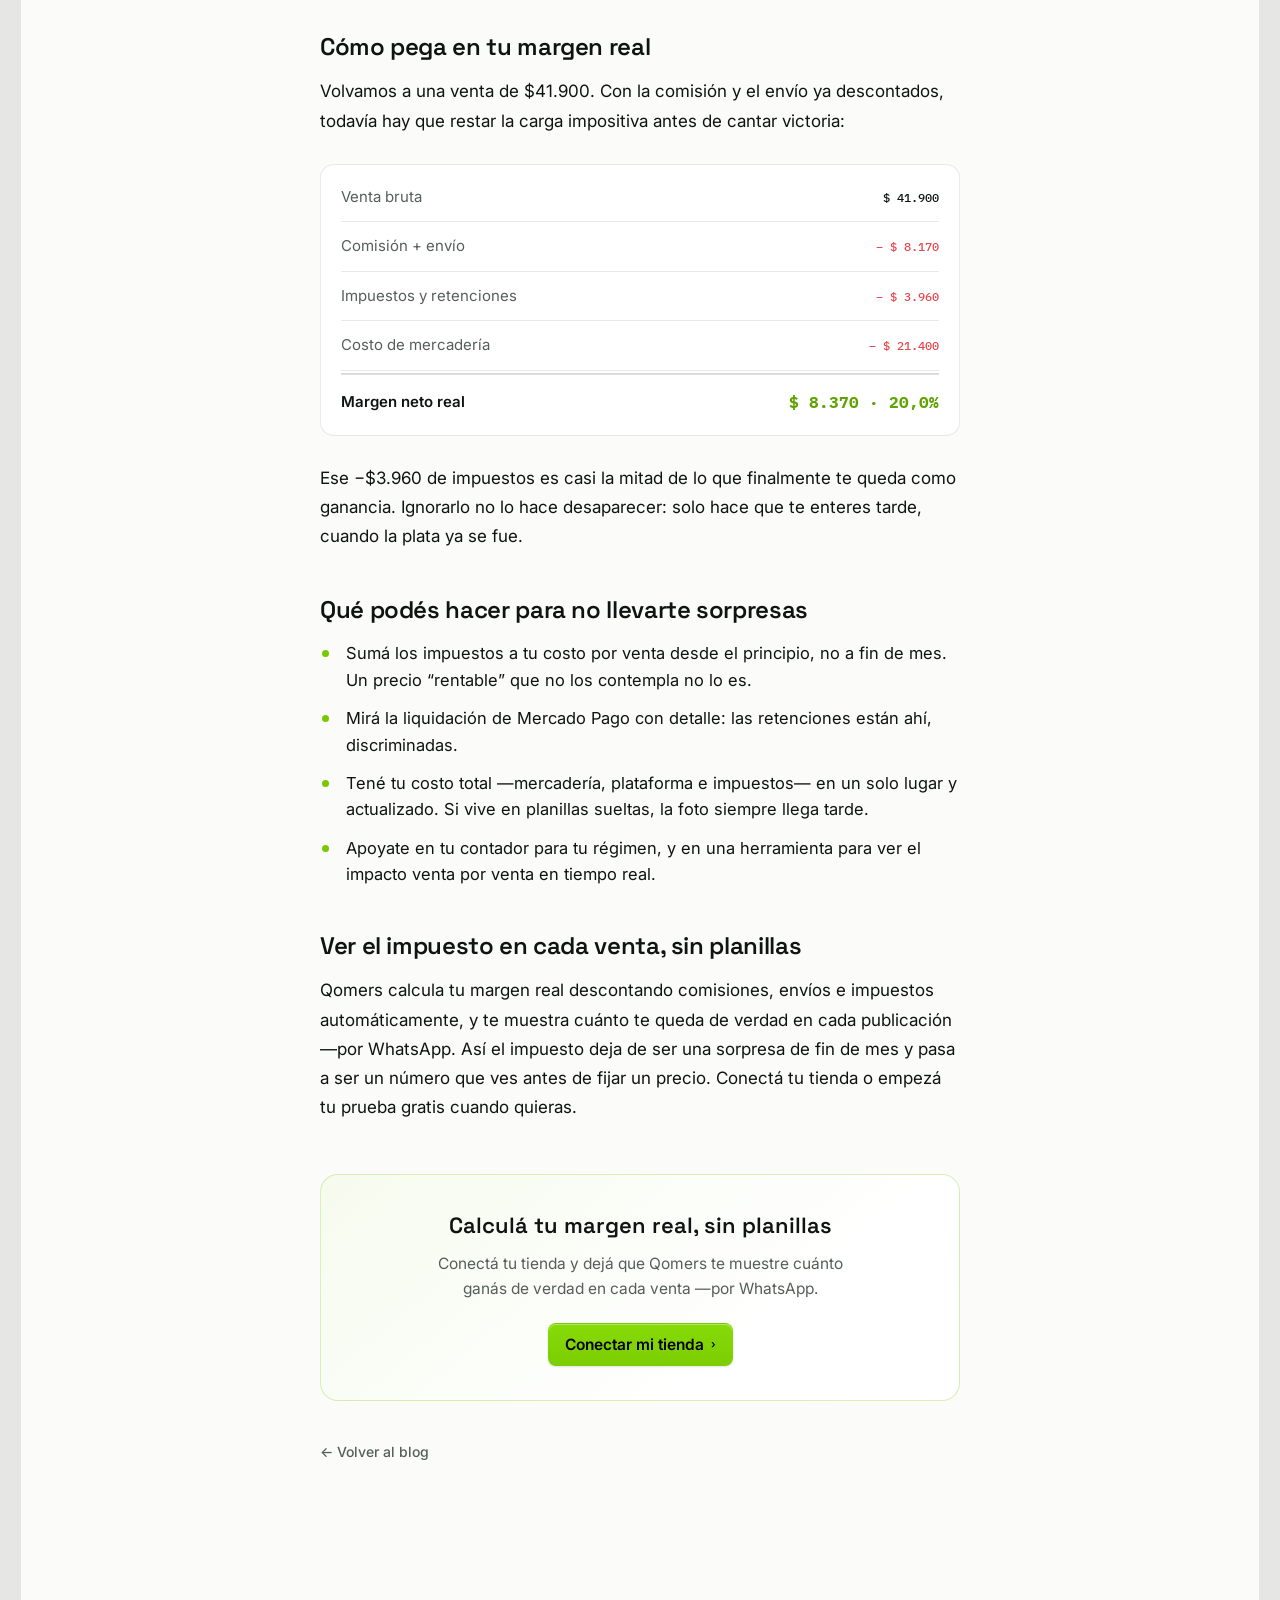
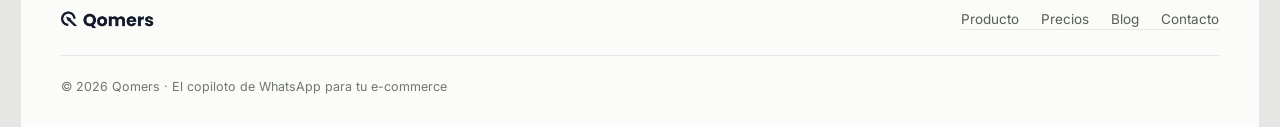
<file: blog/impuestos-vender-mercado-libre/index.html>
<!DOCTYPE html>
<html lang="es" data-theme="light">
<head>
<meta charset="UTF-8">
<meta name="viewport" content="width=device-width, initial-scale=1">
<title>Qué impuestos se pagan por vender en Mercado Libre | Qomers</title>
<meta name="description" content="Retenciones de IVA e Ingresos Brutos, monotributo o responsable inscripto: los impuestos son el costo que más vendedores subestiman. Te explicamos cuáles aparecen en cada venta y cómo impactan tu ganancia real.">
<meta name="keywords" content="impuestos mercado libre, retenciones mercado libre, ingresos brutos ecommerce, iva mercado libre, monotributo vender online">
<link rel="canonical" href="https://qomers.com/blog/impuestos-vender-mercado-libre/">
<link rel="icon" href="/favicon.ico" sizes="any">
<link rel="icon" type="image/png" sizes="32x32" href="/favicon-32x32.png">
<link rel="icon" type="image/png" sizes="16x16" href="/favicon-16x16.png">
<link rel="apple-touch-icon" sizes="180x180" href="/apple-touch-icon.png">
<link rel="manifest" href="/site.webmanifest">
<meta name="theme-color" content="#FBFBF9">
<meta property="og:type" content="article">
<meta property="og:site_name" content="Qomers">
<meta property="og:title" content="Qué impuestos se pagan por vender en Mercado Libre | Qomers">
<meta property="og:description" content="Retenciones de IVA e Ingresos Brutos, monotributo o responsable inscripto: los impuestos son el costo que más vendedores subestiman. Te explicamos cuáles aparecen en cada venta y cómo impactan tu ganancia real.">
<meta property="og:url" content="https://qomers.com/blog/impuestos-vender-mercado-libre/">
<meta property="og:locale" content="es_AR">
<meta property="og:image" content="https://qomers.com/blog/impuestos-vender-mercado-libre/social.svg">
<meta name="twitter:image" content="https://qomers.com/blog/impuestos-vender-mercado-libre/social.svg">
<meta property="article:published_time" content="2026-07-22T10:00:00-03:00">
<meta property="article:modified_time" content="2026-07-22T10:00:00-03:00">
<meta property="article:author" content="Equipo Qomers">
<meta property="article:section" content="Guía">
<meta name="twitter:card" content="summary_large_image">
<meta name="twitter:title" content="Qué impuestos se pagan por vender en Mercado Libre | Qomers">
<meta name="twitter:description" content="Retenciones de IVA e Ingresos Brutos, monotributo o responsable inscripto: los impuestos son el costo que más vendedores subestiman. Te explicamos cuáles aparecen en cada venta y cómo impactan tu ganancia real.">
<link rel="preconnect" href="https://fonts.googleapis.com">
<link href="https://fonts.googleapis.com/css2?family=Space+Grotesk:wght@500;600;700&family=Inter:wght@400;500;600&family=IBM+Plex+Mono:wght@400;500&display=swap" rel="stylesheet">
<link rel="stylesheet" href="../../css/styles.css">
<link rel="stylesheet" href="../../blog/blog.css">
<script type="application/ld+json">{"@context": "https://schema.org", "@type": "Article", "headline": "Los impuestos de vender en Mercado Libre (y por qué te descuadran el margen)", "description": "Retenciones de IVA e Ingresos Brutos, monotributo o responsable inscripto: los impuestos son el costo que más vendedores subestiman. Te explicamos cuáles aparecen en cada venta y cómo impactan tu ganancia real.", "datePublished": "2026-07-22T10:00:00-03:00", "dateModified": "2026-07-22T10:00:00-03:00", "author": {"@type": "Organization", "name": "Qomers"}, "publisher": {"@type": "Organization", "name": "Qomers", "logo": {"@type": "ImageObject", "url": "https://qomers.com/favicon.png"}}, "mainEntityOfPage": {"@type": "WebPage", "@id": "https://qomers.com/blog/impuestos-vender-mercado-libre/"}, "articleSection": "Guía", "inLanguage": "es"}</script>
<script type="application/ld+json">{"@context": "https://schema.org", "@type": "BreadcrumbList", "itemListElement": [{"@type": "ListItem", "position": 1, "name": "Inicio", "item": "https://qomers.com/"}, {"@type": "ListItem", "position": 2, "name": "Blog", "item": "https://qomers.com/blog/"}, {"@type": "ListItem", "position": 3, "name": "Los impuestos de vender en Mercado Libre (y por qué te descuadran el margen)", "item": "https://qomers.com/blog/impuestos-vender-mercado-libre/"}]}</script>
</head>
<body>
<nav id="nav">
  <div class="nav-in">
    <a class="logo" href="../../index.html"><img class="logo-img" src="[data-uri]" alt="Qomers"/></a>
    <div class="nav-c">
      <a href="../../index.html#valor">Producto</a>
      <a href="../../index.html#integraciones">Integraciones</a>
      <a href="../../index.html#seguridad">Seguridad</a>
      <a href="../../index.html#precios">Precios</a>
      <a href="../../blog/index.html" class="nav-here">Blog</a>
    </div>
    <div class="nav-r">
      <a class="btn btn-lime nav-cta" href="https://wa.me/59899677738?text=Hola%20Qomers%2C%20quiero%20conectar%20mi%20tienda%20y%20probar%20la%20herramienta." target="_blank" rel="noopener noreferrer">Conectar mi tienda <span class="chev">›</span></a>
    </div>
  </div>
</nav>
<main class="art">
  <div class="art-wrap">
    <nav class="art-crumbs" aria-label="Breadcrumb">
      <a href="../../index.html">Inicio</a> <span>/</span>
      <a href="../index.html">Blog</a> <span>/</span>
      <span class="art-crumbs-here">Guía</span>
    </nav>
    <span class="eyebrow">Guía</span>
    <h1 class="art-title">Los impuestos de vender en Mercado Libre (y por qué te descuadran el margen)</h1>
    <div class="art-meta">
      <span class="art-tag">Impuestos y márgenes</span>
      <span class="art-dot">·</span>
      <time datetime="2026-07-22T10:00:00-03:00">22 de julio, 2026</time>
      <span class="art-dot">·</span>
      <span>7 min de lectura</span>
    </div>
    <div class="art-stats">
          <div class="art-stat"><span class="art-stat-n">3+</span><span class="art-stat-l">impuestos y retenciones por venta</span></div>
          <div class="art-stat"><span class="art-stat-n">1</span><span class="art-stat-l">es el que casi nadie descuenta a tiempo</span></div>
        </div>
    <article class="art-body">
      <p class="art-lead">De todos los costos que se comen la ganancia de un vendedor de e-commerce, los impuestos son el más silencioso. No aparecen en la publicación, no te los cobra un competidor y muchas veces impactan semanas después de la venta. Por eso son el costo que más gente subestima cuando calcula “cuánto gané”.</p>
<h2>Por qué los impuestos descuadran tu margen</h2>
<p>Cuando vendés algo, el dinero que ves acreditado no es tu ganancia: es la venta menos la comisión y el envío. Todavía faltan los impuestos, y algunos no se descuentan en el momento sino que aparecen como retenciones en la liquidación, o los pagás por afuera según tu condición fiscal. Si tu <a href="../como-calcular-ganancia-real-mercado-libre/index.html">cuenta de la ganancia</a> no los incluye, todos los números te van a dar mejor de lo que realmente son.</p>
<h2>Qué impuestos y retenciones aparecen al vender online</h2>
<p>Depende de tu situación fiscal —no es lo mismo monotributo que responsable inscripto—, pero en general vas a cruzarte con estos:</p>
<ul class="art-ul"><li>IVA: si sos responsable inscripto, una parte de tu precio es IVA que no es tuyo. En monotributo está incluido en la cuota, pero igual condiciona el precio al que podés vender con margen.</li><li>Ingresos Brutos: la mayoría de las provincias aplican retenciones de IIBB sobre tus ventas o acreditaciones. Aparecen en la liquidación de Mercado Pago y varían según jurisdicción.</li><li>Retenciones de impuesto a las ganancias: según montos y condición, la plataforma puede retenerte un porcentaje a cuenta.</li><li>El costo de tu categoría fiscal: la cuota de monotributo o los aportes del régimen general también son parte de lo que cuesta sostener la operación.</li></ul>
<blockquote class="art-callout">Esta guía es general, no asesoramiento contable. Para tu caso puntual, tu contador es quien mejor puede ordenar los números.</blockquote>
<h2>Cómo pega en tu margen real</h2>
<p>Volvamos a una venta de $41.900. Con la comisión y el envío ya descontados, todavía hay que restar la carga impositiva antes de cantar victoria:</p>
<div class="art-pl"><div class="pl-row"><span class="k">Venta bruta</span><span class="v ">$ 41.900</span></div><div class="pl-row"><span class="k">Comisión + envío</span><span class="v v-down">− $ 8.170</span></div><div class="pl-row"><span class="k">Impuestos y retenciones</span><span class="v v-down">− $ 3.960</span></div><div class="pl-row"><span class="k">Costo de mercadería</span><span class="v v-down">− $ 21.400</span></div><div class="pl-row total"><span class="k">Margen neto real</span><span class="v v-total">$ 8.370 · 20,0%</span></div></div>
<p>Ese −$3.960 de impuestos es casi la mitad de lo que finalmente te queda como ganancia. Ignorarlo no lo hace desaparecer: solo hace que te enteres tarde, cuando la plata ya se fue.</p>
<h2>Qué podés hacer para no llevarte sorpresas</h2>
<ul class="art-ul"><li>Sumá los impuestos a tu costo por venta desde el principio, no a fin de mes. Un precio “rentable” que no los contempla no lo es.</li><li>Mirá la liquidación de Mercado Pago con detalle: las retenciones están ahí, discriminadas.</li><li>Tené tu costo total —mercadería, plataforma e impuestos— en un solo lugar y actualizado. Si vive en planillas sueltas, la foto siempre llega tarde.</li><li>Apoyate en tu contador para tu régimen, y en una herramienta para ver el impacto venta por venta en tiempo real.</li></ul>
<h2>Ver el impuesto en cada venta, sin planillas</h2>
<p>Qomers calcula tu <a href="../../index.html#valor">margen real</a> descontando comisiones, envíos e impuestos automáticamente, y te muestra cuánto te queda de verdad en cada publicación —por WhatsApp. Así el impuesto deja de ser una sorpresa de fin de mes y pasa a ser un número que ves antes de fijar un precio. <a href="../../index.html#integraciones">Conectá tu tienda</a> o <a href="https://wa.me/59899677738?text=Hola%20Qomers%2C%20quiero%20empezar%20mi%20prueba%20gratis%20de%2014%20d%C3%ADas." target="_blank" rel="noopener">empezá tu prueba gratis</a> cuando quieras.</p>
    </article>
    <aside class="art-cta">
      <h3>Calculá tu margen real, sin planillas</h3>
      <p>Conectá tu tienda y dejá que Qomers te muestre cuánto ganás de verdad en cada venta —por WhatsApp.</p>
      <a class="btn btn-lime" href="https://wa.me/59899677738?text=Hola%20Qomers%2C%20quiero%20conectar%20mi%20tienda%20y%20probar%20la%20herramienta." target="_blank" rel="noopener noreferrer">Conectar mi tienda <span class="chev">›</span></a>
    </aside>
    <a class="art-back" href="../index.html">← Volver al blog</a>
  </div>
</main>
<footer>
  <div class="foot-in">
    <div class="foot-simple">
      <a class="logo" href="../../index.html"><img class="logo-img" src="[data-uri]" alt="Qomers" style="height:26px"/></a>
      <nav class="foot-links">
        <a href="../../index.html#valor">Producto</a>
        <a href="../../index.html#precios">Precios</a>
        <a href="../../blog/index.html">Blog</a>
        <a href="https://wa.me/59899677738?text=Hola%20Qomers%2C%20quiero%20conectar%20mi%20tienda%20y%20probar%20la%20herramienta." target="_blank" rel="noopener noreferrer">Contacto</a>
      </nav>
    </div>
    <div class="foot-legal">© 2026 Qomers · El copiloto de WhatsApp para tu e-commerce</div>
  </div>
</footer>
</body>
</html>
</file>
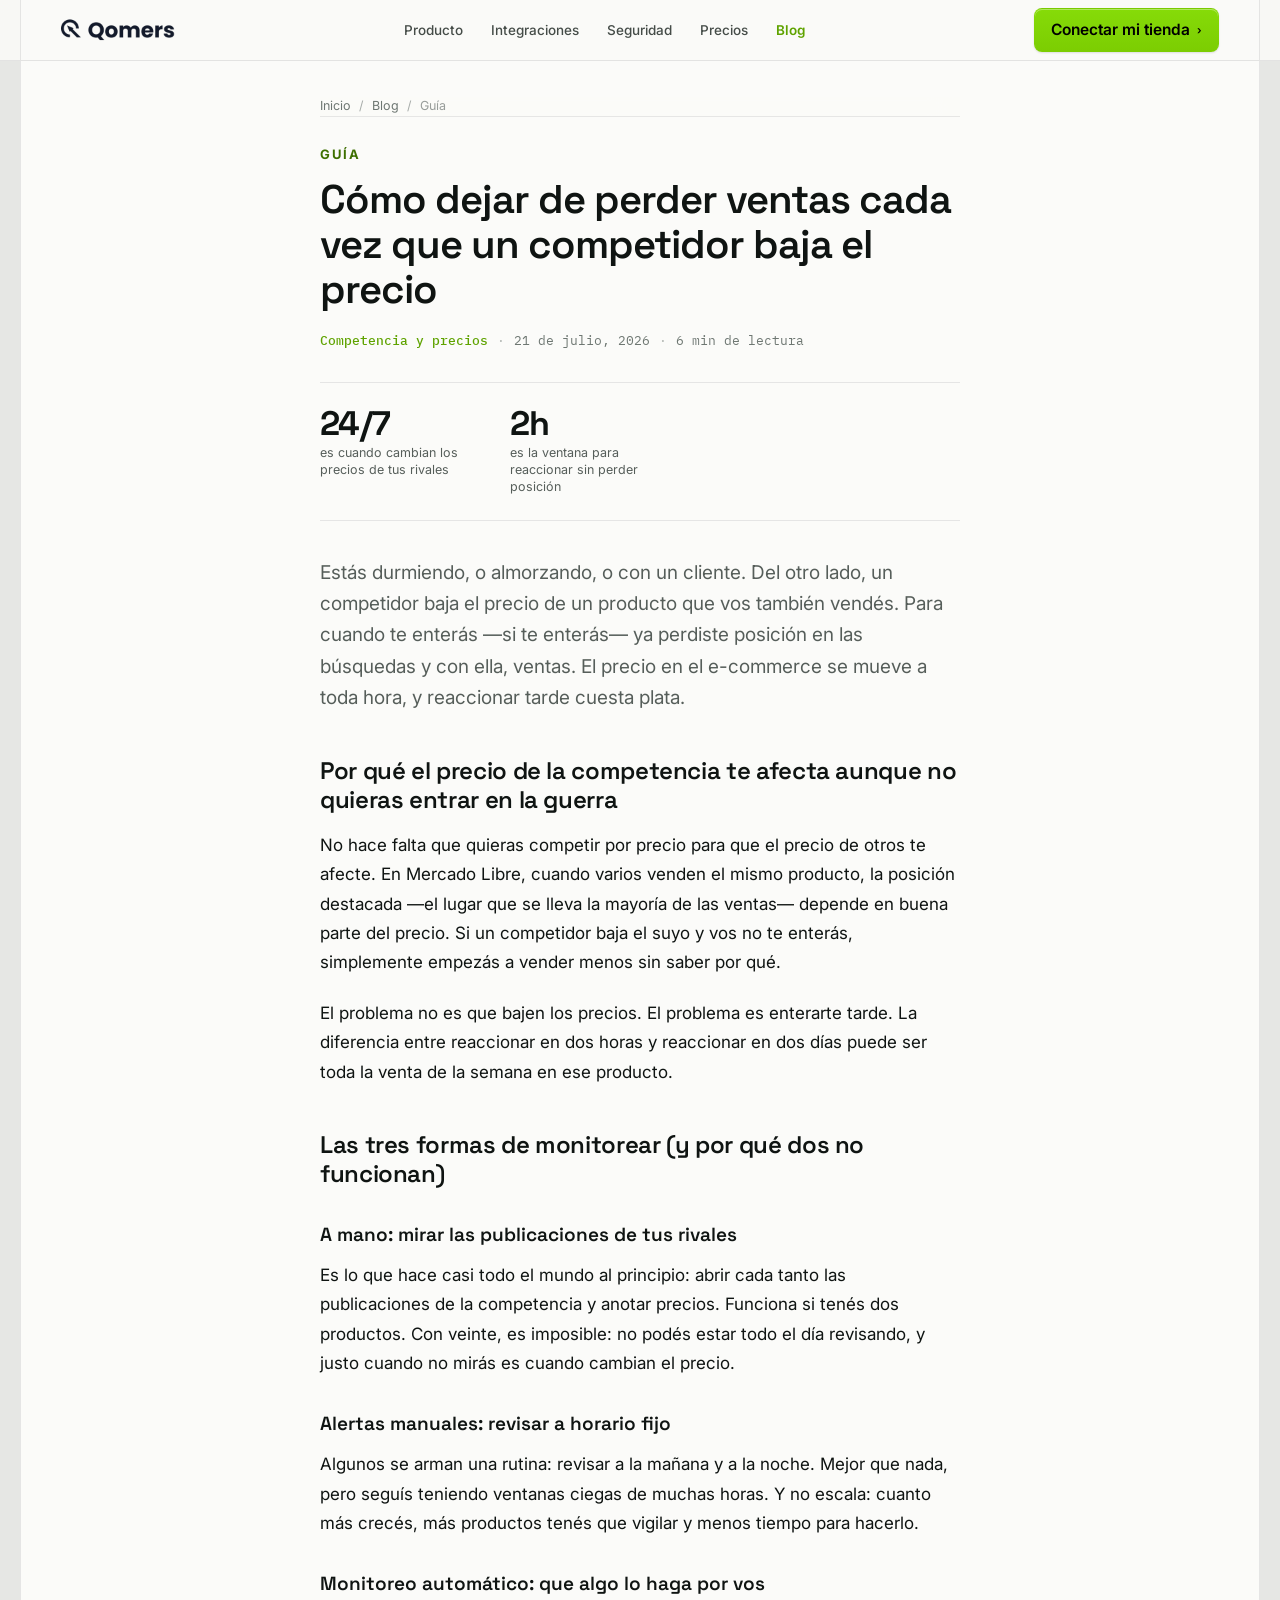
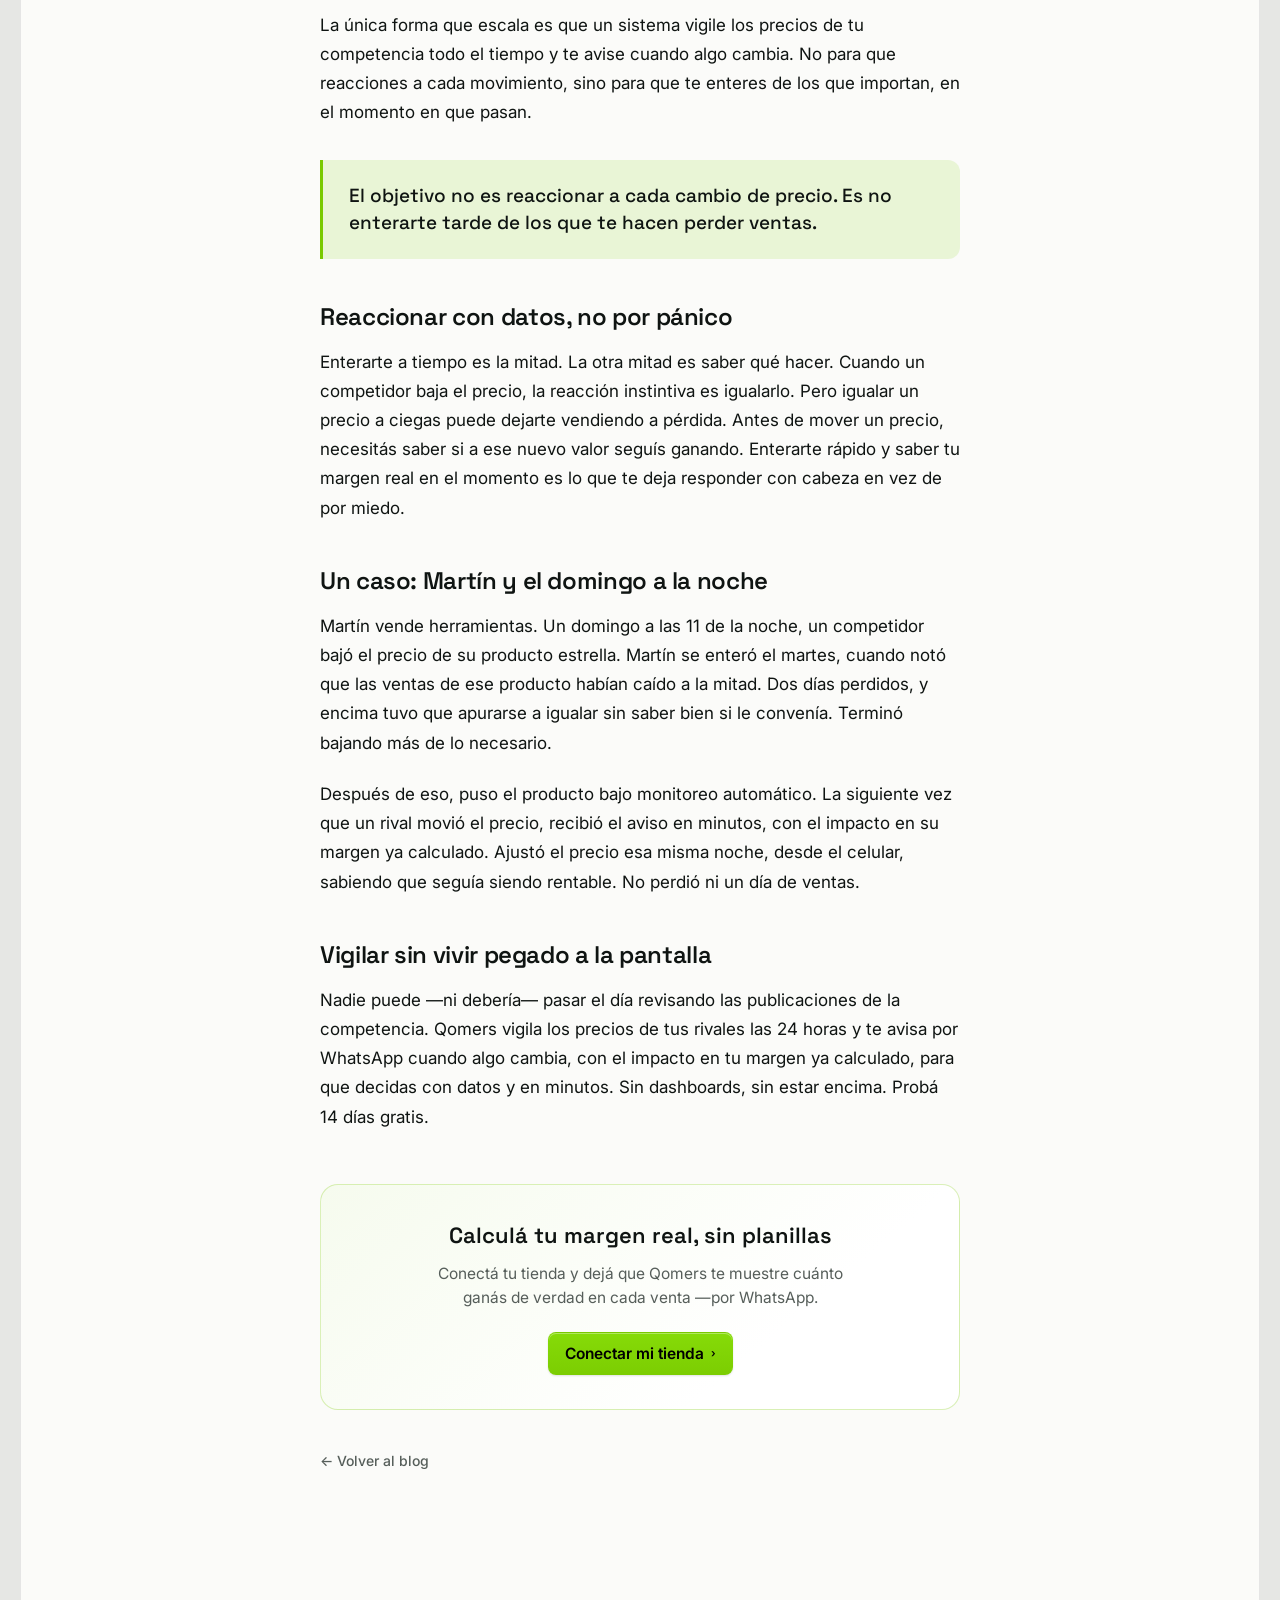
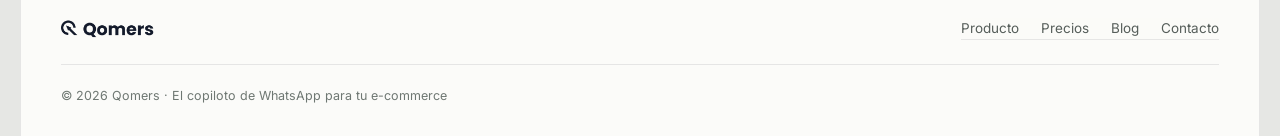
<file: blog/monitorear-precios-competencia-mercado-libre/index.html>
<!DOCTYPE html>
<html lang="es" data-theme="light">
<head>
<meta charset="UTF-8">
<meta name="viewport" content="width=device-width, initial-scale=1">
<title>Cómo monitorear precios de la competencia en Mercado Libre | Qomers</title>
<meta name="description" content="Cuando un competidor baja el precio, tenés horas para reaccionar antes de perder ventas y posición. Esta guía te muestra cómo monitorear a tu competencia sin vivir pegado a la pantalla.">
<meta name="keywords" content="monitorear precios competencia mercado libre, precios de la competencia ecommerce, guerra de precios mercado libre, no perder ventas por precio, vigilar competidores mercado libre">
<link rel="canonical" href="https://qomers.com/blog/monitorear-precios-competencia-mercado-libre/">
<link rel="icon" href="/favicon.ico" sizes="any">
<link rel="icon" type="image/png" sizes="32x32" href="/favicon-32x32.png">
<link rel="icon" type="image/png" sizes="16x16" href="/favicon-16x16.png">
<link rel="apple-touch-icon" sizes="180x180" href="/apple-touch-icon.png">
<link rel="manifest" href="/site.webmanifest">
<meta name="theme-color" content="#FBFBF9">
<meta property="og:type" content="article">
<meta property="og:site_name" content="Qomers">
<meta property="og:title" content="Cómo monitorear precios de la competencia en Mercado Libre | Qomers">
<meta property="og:description" content="Cuando un competidor baja el precio, tenés horas para reaccionar antes de perder ventas y posición. Esta guía te muestra cómo monitorear a tu competencia sin vivir pegado a la pantalla.">
<meta property="og:url" content="https://qomers.com/blog/monitorear-precios-competencia-mercado-libre/">
<meta property="og:locale" content="es_AR">
<meta property="og:image" content="https://qomers.com/blog/monitorear-precios-competencia-mercado-libre/social.svg">
<meta name="twitter:image" content="https://qomers.com/blog/monitorear-precios-competencia-mercado-libre/social.svg">
<meta property="article:published_time" content="2026-07-21T13:00:00-03:00">
<meta property="article:modified_time" content="2026-07-21T13:00:00-03:00">
<meta property="article:author" content="Equipo Qomers">
<meta property="article:section" content="Guía">
<meta name="twitter:card" content="summary_large_image">
<meta name="twitter:title" content="Cómo monitorear precios de la competencia en Mercado Libre | Qomers">
<meta name="twitter:description" content="Cuando un competidor baja el precio, tenés horas para reaccionar antes de perder ventas y posición. Esta guía te muestra cómo monitorear a tu competencia sin vivir pegado a la pantalla.">
<link rel="preconnect" href="https://fonts.googleapis.com">
<link href="https://fonts.googleapis.com/css2?family=Space+Grotesk:wght@500;600;700&family=Inter:wght@400;500;600&family=IBM+Plex+Mono:wght@400;500&display=swap" rel="stylesheet">
<link rel="stylesheet" href="../../css/styles.css">
<link rel="stylesheet" href="../../blog/blog.css">
<script type="application/ld+json">{"@context": "https://schema.org", "@type": "Article", "headline": "Cómo dejar de perder ventas cada vez que un competidor baja el precio", "description": "Cuando un competidor baja el precio, tenés horas para reaccionar antes de perder ventas y posición. Esta guía te muestra cómo monitorear a tu competencia sin vivir pegado a la pantalla.", "datePublished": "2026-07-21T13:00:00-03:00", "dateModified": "2026-07-21T13:00:00-03:00", "author": {"@type": "Organization", "name": "Qomers"}, "publisher": {"@type": "Organization", "name": "Qomers", "logo": {"@type": "ImageObject", "url": "https://qomers.com/favicon.png"}}, "mainEntityOfPage": {"@type": "WebPage", "@id": "https://qomers.com/blog/monitorear-precios-competencia-mercado-libre/"}, "articleSection": "Guía", "inLanguage": "es"}</script>
<script type="application/ld+json">{"@context": "https://schema.org", "@type": "BreadcrumbList", "itemListElement": [{"@type": "ListItem", "position": 1, "name": "Inicio", "item": "https://qomers.com/"}, {"@type": "ListItem", "position": 2, "name": "Blog", "item": "https://qomers.com/blog/"}, {"@type": "ListItem", "position": 3, "name": "Cómo dejar de perder ventas cada vez que un competidor baja el precio", "item": "https://qomers.com/blog/monitorear-precios-competencia-mercado-libre/"}]}</script>
</head>
<body>
<nav id="nav">
  <div class="nav-in">
    <a class="logo" href="../../index.html"><img class="logo-img" src="[data-uri]" alt="Qomers"/></a>
    <div class="nav-c">
      <a href="../../index.html#valor">Producto</a>
      <a href="../../index.html#integraciones">Integraciones</a>
      <a href="../../index.html#seguridad">Seguridad</a>
      <a href="../../index.html#precios">Precios</a>
      <a href="../../blog/index.html" class="nav-here">Blog</a>
    </div>
    <div class="nav-r">
      <a class="btn btn-lime nav-cta" href="https://wa.me/59899677738?text=Hola%20Qomers%2C%20quiero%20conectar%20mi%20tienda%20y%20probar%20la%20herramienta." target="_blank" rel="noopener noreferrer">Conectar mi tienda <span class="chev">›</span></a>
    </div>
  </div>
</nav>
<main class="art">
  <div class="art-wrap">
    <nav class="art-crumbs" aria-label="Breadcrumb">
      <a href="../../index.html">Inicio</a> <span>/</span>
      <a href="../index.html">Blog</a> <span>/</span>
      <span class="art-crumbs-here">Guía</span>
    </nav>
    <span class="eyebrow">Guía</span>
    <h1 class="art-title">Cómo dejar de perder ventas cada vez que un competidor baja el precio</h1>
    <div class="art-meta">
      <span class="art-tag">Competencia y precios</span>
      <span class="art-dot">·</span>
      <time datetime="2026-07-21T13:00:00-03:00">21 de julio, 2026</time>
      <span class="art-dot">·</span>
      <span>6 min de lectura</span>
    </div>
    <div class="art-stats">
          <div class="art-stat"><span class="art-stat-n">24/7</span><span class="art-stat-l">es cuando cambian los precios de tus rivales</span></div>
          <div class="art-stat"><span class="art-stat-n">2h</span><span class="art-stat-l">es la ventana para reaccionar sin perder posición</span></div>
        </div>
    <article class="art-body">
      <p class="art-lead">Estás durmiendo, o almorzando, o con un cliente. Del otro lado, un competidor baja el precio de un producto que vos también vendés. Para cuando te enterás —si te enterás— ya perdiste posición en las búsquedas y con ella, ventas. El precio en el e-commerce se mueve a toda hora, y reaccionar tarde cuesta plata.</p>
<h2>Por qué el precio de la competencia te afecta aunque no quieras entrar en la guerra</h2>
<p>No hace falta que quieras competir por precio para que el precio de otros te afecte. En Mercado Libre, cuando varios venden el mismo producto, la <a href="../../index.html#valor">posición destacada</a> —el lugar que se lleva la mayoría de las ventas— depende en buena parte del precio. Si un competidor baja el suyo y vos no te enterás, simplemente empezás a vender menos sin saber por qué.</p>
<p>El problema no es que bajen los precios. El problema es enterarte tarde. La diferencia entre reaccionar en dos horas y reaccionar en dos días puede ser toda la venta de la semana en ese producto.</p>
<h2>Las tres formas de monitorear (y por qué dos no funcionan)</h2>
<h3>A mano: mirar las publicaciones de tus rivales</h3>
<p>Es lo que hace casi todo el mundo al principio: abrir cada tanto las publicaciones de la competencia y anotar precios. Funciona si tenés dos productos. Con veinte, es imposible: no podés estar todo el día revisando, y justo cuando no mirás es cuando cambian el precio.</p>
<h3>Alertas manuales: revisar a horario fijo</h3>
<p>Algunos se arman una rutina: revisar a la mañana y a la noche. Mejor que nada, pero seguís teniendo ventanas ciegas de muchas horas. Y no escala: cuanto más crecés, más productos tenés que vigilar y menos tiempo para hacerlo.</p>
<h3>Monitoreo automático: que algo lo haga por vos</h3>
<p>La única forma que escala es que un sistema vigile los precios de tu competencia todo el tiempo y te avise cuando algo cambia. No para que reacciones a cada movimiento, sino para que te enteres de los que importan, en el momento en que pasan.</p>
<blockquote class="art-callout">El objetivo no es reaccionar a cada cambio de precio. Es no enterarte tarde de los que te hacen perder ventas.</blockquote>
<h2>Reaccionar con datos, no por pánico</h2>
<p>Enterarte a tiempo es la mitad. La otra mitad es saber qué hacer. Cuando un competidor baja el precio, la reacción instintiva es igualarlo. Pero igualar un precio a ciegas puede dejarte vendiendo a pérdida. Antes de mover un precio, necesitás saber si a ese nuevo valor seguís ganando. Enterarte rápido y saber tu <a href="../../index.html#valor">margen real</a> en el momento es lo que te deja responder con cabeza en vez de por miedo.</p>
<h2>Un caso: Martín y el domingo a la noche</h2>
<p>Martín vende herramientas. Un domingo a las 11 de la noche, un competidor bajó el precio de su producto estrella. Martín se enteró el martes, cuando notó que las ventas de ese producto habían caído a la mitad. Dos días perdidos, y encima tuvo que apurarse a igualar sin saber bien si le convenía. Terminó bajando más de lo necesario.</p>
<p>Después de eso, puso el producto bajo monitoreo automático. La siguiente vez que un rival movió el precio, recibió el aviso en minutos, con el impacto en su margen ya calculado. Ajustó el precio esa misma noche, desde el celular, sabiendo que seguía siendo rentable. No perdió ni un día de ventas.</p>
<h2>Vigilar sin vivir pegado a la pantalla</h2>
<p>Nadie puede —ni debería— pasar el día revisando las publicaciones de la competencia. <a href="../../index.html#integraciones">Qomers vigila los precios</a> de tus rivales las 24 horas y te avisa por WhatsApp cuando algo cambia, con el impacto en tu margen ya calculado, para que decidas con datos y en minutos. Sin dashboards, sin estar encima. <a href="https://wa.me/59899677738?text=Hola%20Qomers%2C%20quiero%20empezar%20mi%20prueba%20gratis%20de%2014%20d%C3%ADas." target="_blank" rel="noopener">Probá 14 días gratis</a>.</p>
    </article>
    <aside class="art-cta">
      <h3>Calculá tu margen real, sin planillas</h3>
      <p>Conectá tu tienda y dejá que Qomers te muestre cuánto ganás de verdad en cada venta —por WhatsApp.</p>
      <a class="btn btn-lime" href="https://wa.me/59899677738?text=Hola%20Qomers%2C%20quiero%20conectar%20mi%20tienda%20y%20probar%20la%20herramienta." target="_blank" rel="noopener noreferrer">Conectar mi tienda <span class="chev">›</span></a>
    </aside>
    <a class="art-back" href="../index.html">← Volver al blog</a>
  </div>
</main>
<footer>
  <div class="foot-in">
    <div class="foot-simple">
      <a class="logo" href="../../index.html"><img class="logo-img" src="[data-uri]" alt="Qomers" style="height:26px"/></a>
      <nav class="foot-links">
        <a href="../../index.html#valor">Producto</a>
        <a href="../../index.html#precios">Precios</a>
        <a href="../../blog/index.html">Blog</a>
        <a href="https://wa.me/59899677738?text=Hola%20Qomers%2C%20quiero%20conectar%20mi%20tienda%20y%20probar%20la%20herramienta." target="_blank" rel="noopener noreferrer">Contacto</a>
      </nav>
    </div>
    <div class="foot-legal">© 2026 Qomers · El copiloto de WhatsApp para tu e-commerce</div>
  </div>
</footer>
</body>
</html>
</file>
<file: css/styles.css>
:root{
  --bg:#FBFBF9;--bg-2:#F4F5F2;--panel:#FFFFFF;--panel-2:#F6F7F4;
  --line:rgba(16,20,26,.09);--line-2:rgba(16,20,26,.15);
  --ink:#0F1412;--ink-2:#565E5A;--ink-3:#8A928D;
  --lime:#79C900;--lime-dim:#5FA300;--lime-chip:rgba(121,201,0,.14);
  --emerald:#12A46B;--red:#E5484D;--amber:#D98A00;
  --disp:'Space Grotesk',system-ui,sans-serif;--sans:'Inter',system-ui,sans-serif;--mono:'IBM Plex Mono',monospace;
  --frame-w:1240px;--ease:cubic-bezier(.22,.61,.36,1);
}
*{margin:0;padding:0;box-sizing:border-box}
html{scroll-behavior:smooth}
body{font-family:var(--sans);color:var(--ink);background:#E6E7E4;line-height:1.5;-webkit-font-smoothing:antialiased;overflow-x:hidden}
a{color:inherit;text-decoration:none}
svg{display:block}
::selection{background:var(--lime-chip);color:var(--ink)}

.frame{max-width:var(--frame-w);margin:0 auto;border-left:1px solid var(--line);border-right:1px solid var(--line);position:relative;background:var(--bg)}
.hairline{border:0;border-top:1px solid var(--line);width:100vw;margin-left:calc(50% - 50vw)}

/* nav */
nav{position:sticky;top:0;z-index:60;background:#E6E7E4;backdrop-filter:blur(14px);border-bottom:1px solid var(--line);transition:box-shadow .3s var(--ease)}
nav.scrolled{box-shadow:0 10px 30px -18px rgba(16,20,26,.14)}
.nav-in{max-width:var(--frame-w);margin:0 auto;display:flex;align-items:center;justify-content:space-between;height:60px;padding:0 40px;background:rgba(251,251,249,.86);border-left:1px solid var(--line);border-right:1px solid var(--line)}
.logo{display:flex;align-items:center;gap:9px}
.logo-img{height:32px;width:auto;display:block;transition:opacity .2s}
.logo:hover .logo-img{opacity:.85}
.nav-c{display:flex;gap:28px;font-size:13.5px;font-weight:500;color:var(--ink-2)}
.nav-c a{transition:color .15s}
.nav-c a:hover{color:var(--ink)}
.nav-r{display:flex;gap:10px;align-items:center}
.btn{display:inline-flex;align-items:center;justify-content:center;gap:7px;font-size:15.5px;font-weight:600;border-radius:8px;padding:9px 16px;border:1px solid transparent;cursor:pointer;transition:background .18s,border-color .18s,transform .18s var(--ease),box-shadow .18s;font-family:var(--sans);position:relative}
.btn:active{transform:scale(.97)}
.btn .chev{font-size:11px;transition:transform .2s var(--ease)}
.btn:hover .chev{transform:translateX(3px)}
.btn-lime{background:var(--lime);color:#000}
.btn-lime:hover{background:#8AE000;box-shadow:0 8px 26px -10px rgba(121,201,0,.45)}
.btn-ghost{border-color:var(--line-2);color:var(--ink)}
.btn-ghost:hover{border-color:rgba(237,241,247,.3);background:rgba(237,241,247,.04)}
.btn-plain{color:var(--ink-2)}
.btn-plain:hover{color:var(--ink)}

/* odometer */
.odo{display:inline-flex;line-height:1;font-family:var(--mono);font-variant-numeric:tabular-nums}
.odo .dg{height:1em;overflow:hidden;display:inline-block}
.odo .reel{display:block;transition:transform .65s var(--ease)}
.odo .reel i{display:block;height:1em;font-style:normal}

/* hero */
.hero{position:relative;overflow:hidden}
.hero .waves-a,.hero .waves-b{position:absolute;inset:0;width:100%;height:100%;pointer-events:none}
.hero-in{position:relative;padding:92px 40px 80px;display:grid;grid-template-columns:1fr 360px;gap:40px;align-items:center;min-height:720px}
.hero-in>div:first-child{min-width:0}
.pill{display:inline-flex;align-items:center;gap:10px;background:var(--panel);border:1px solid var(--line-2);border-radius:6px;padding:7px 12px 7px 14px;font-size:14px;font-weight:500;color:var(--ink-2);margin-bottom:26px;cursor:pointer;transition:border-color .2s}
.pill:hover{border-color:rgba(121,201,0,.4)}
.pill .val{font-size:12px;color:var(--lime);background:var(--lime-chip);border-radius:3px;padding:3px 8px}
.pill .dot{width:7px;height:7px;border-radius:50%;background:var(--lime);animation:pulse 2.2s ease-out infinite}
@keyframes pulse{0%,100%{box-shadow:0 0 0 0 rgba(121,201,0,.4)}55%{box-shadow:0 0 0 6px rgba(121,201,0,0)}}
.hero h1{font-family:var(--disp);font-size:clamp(42px,5vw,60px);font-weight:600;letter-spacing:-.03em;line-height:1.06;max-width:620px;margin-bottom:22px}
.hero h1 em{font-style:normal;color:var(--lime)}
.hero .sub{font-size:19px;color:var(--ink-2);max-width:520px;margin-bottom:34px;line-height:1.6}
.hero .sub b{color:var(--ink);font-weight:600}
.hero-ctas{display:flex;gap:12px;flex-wrap:wrap;margin-bottom:30px}
.hero-ctas .btn{padding:13px 22px;font-size:15px}
.hero-note{font-size:12.5px;color:var(--ink-3);display:flex;align-items:center;gap:8px;max-width:440px}
.hero-note svg{flex-shrink:0}

@keyframes rise{from{opacity:0;transform:translateY(16px)}to{opacity:1;transform:none}}
@keyframes riseBig{from{opacity:0;transform:translateY(46px)}to{opacity:1;transform:none}}
.ent{opacity:0;animation:rise .7s var(--ease) forwards}
.ent-1{animation-delay:.05s}.ent-2{animation-delay:.16s}.ent-3{animation-delay:.27s}.ent-4{animation-delay:.38s}.ent-5{animation-delay:.49s}
.phone-wrap{opacity:0;animation:riseBig .9s var(--ease) .4s forwards}

/* phone */
.phone-wrap{position:relative;justify-self:end}
.phone{width:332px;border-radius:46px;border:1px solid #0A0A0A;background:#EBEBEB;box-shadow:0 40px 90px -34px rgba(16,20,26,.32),0 0 0 8px #0A0A0A,0 0 0 9px rgba(0,0,0,.35);overflow:hidden;position:relative}
.notch{position:absolute;top:10px;left:50%;transform:translateX(-50%);width:110px;height:26px;border-radius:16px;background:#060A12;z-index:5}
.chat-head{display:flex;align-items:center;gap:10px;padding:48px 16px 12px;border-bottom:1px solid var(--line);background:#F7F8F4}
.chat-av{width:34px;height:34px;border-radius:50%;background:#F1F3EE;border:1px solid rgba(121,201,0,.5);display:flex;align-items:center;justify-content:center}
.chat-name{font-size:14px;font-weight:600;display:flex;align-items:center;gap:5px}
.chat-name svg{color:var(--emerald)}
.chat-status{font-size:11px;color:var(--emerald)}
.chat-body{padding:14px 12px 16px;display:flex;flex-direction:column;gap:10px;height:428px;overflow-y:auto;scroll-behavior:smooth;background-color:#E9EBE3;background-image:radial-gradient(rgba(15,27,20,.05) 1px,transparent 1px);background-size:22px 22px}
.chat-body::-webkit-scrollbar{width:4px}
.chat-body::-webkit-scrollbar-track{background:transparent}
.chat-body::-webkit-scrollbar-thumb{background:rgba(237,241,247,.12);border-radius:99px}
.chat-body{scrollbar-width:thin;scrollbar-color:rgba(16,20,26,.16) transparent}
.msg{max-width:90%;width:fit-content;border-radius:12px;padding:11px 14px;font-size:11.5px;line-height:1.5;text-align:left;opacity:0;transform:translateY(10px) scale(.98);transition:opacity .4s var(--ease),transform .4s var(--ease)}
.msg.out{width:fit-content;max-width:80%}
.msg.in:has(.alert-line),.msg.in:has(.pl-row){width:auto;max-width:92%}
.msg.show{opacity:1;transform:none}
.msg.in{background:var(--panel-2);border:1px solid var(--line);align-self:flex-start;border-top-left-radius:4px}
.msg.out{background:#E8F5DE;border:1px solid rgba(18,164,107,.28);align-self:flex-end;border-top-right-radius:4px;color:#1B3D2A}
.msg .tt{font-size:10.5px;font-weight:700;letter-spacing:.05em;text-transform:uppercase;color:var(--lime);margin-bottom:8px;display:flex;align-items:flex-start;gap:6px;line-height:1.35}
.msg .tt .ti{flex-shrink:0;margin-top:1px}
.msg .tt.warn{color:var(--amber)}
.ti{width:13px;height:13px;flex-shrink:0}
.lnode svg{width:17px;height:17px}
.msg .meta{font-size:10px;color:var(--ink-3);margin-top:6px;text-align:right}
.msg .ticks{display:inline-flex;align-items:center;margin-left:2px}
.msg .ticks span:last-child{margin-left:-4px}
.alert-line{display:flex;justify-content:space-between;gap:14px;padding:7px 0;border-bottom:1px dashed var(--line);align-items:baseline}
.alert-line .k{white-space:nowrap;overflow:hidden;text-overflow:ellipsis}
.alert-line .v{white-space:nowrap;flex-shrink:0}
.alert-line:last-of-type{border-bottom:0}
.alert-line .k{color:var(--ink-2)}
.alert-line .v{font-family:var(--mono);font-size:11.5px}
.v.down{color:var(--red)}.v.up{color:var(--emerald)}.v.hot{color:var(--lime)}
.pl-row{display:flex;justify-content:space-between;align-items:baseline;gap:14px;padding:7px 0;font-size:12px;border-bottom:1px solid var(--line)}
.pl-row .k{white-space:nowrap;overflow:hidden;text-overflow:ellipsis}
.pl-row .v{white-space:nowrap;flex-shrink:0}
.pl-row:last-of-type{border-bottom:0}
.pl-row .k{color:var(--ink-2)}
.pl-row .v{font-family:var(--mono);font-size:11.5px}
.pl-row.total{margin-top:2px;padding-top:8px}
.pl-row.total .k{color:var(--ink);font-weight:600}
.pl-row.total .v{color:var(--lime);font-weight:600;font-size:13px}
.chat-btns{display:flex;flex-direction:column;gap:8px;margin-top:10px}
.cbtn{display:flex;align-items:center;justify-content:center;text-align:center;min-height:40px;font-size:12px;font-weight:600;border-radius:8px;padding:9px 10px;border:1px solid var(--line-2);color:var(--ink-2);position:relative;overflow:hidden;transition:all .2s;line-height:1.3}
.cbtn.primary{background:var(--lime);color:#000;border-color:transparent}
.cbtn.primary.tapped{transform:scale(.96);box-shadow:0 0 0 5px rgba(121,201,0,.18)}
.typing{align-self:flex-start;background:var(--panel-2);border:1px solid var(--line);border-radius:12px;border-top-left-radius:4px;padding:12px 14px;display:none;gap:4px}
.typing.show{display:flex}
.typing i{width:6px;height:6px;border-radius:50%;background:var(--ink-3);animation:tp 1.1s ease-in-out infinite}
.typing i:nth-child(2){animation-delay:.15s}.typing i:nth-child(3){animation-delay:.3s}
@keyframes tp{0%,100%{opacity:.3;transform:translateY(0)}50%{opacity:1;transform:translateY(-3px)}}
.success-check{display:inline-flex;width:14px;height:14px;border-radius:50%;background:var(--emerald);color:#08130D;align-items:center;justify-content:center;font-size:9px;font-weight:700;margin-right:5px}
.undo-chip{display:inline-block;margin-top:8px;font-size:10.5px;color:var(--ink-2);border:1px dashed var(--line-2);border-radius:6px;padding:4px 8px}
.chat-input{display:flex;align-items:center;gap:8px;margin:0 12px 14px;background:var(--panel);border:1px solid var(--line);border-radius:99px;padding:9px 14px;font-size:12px;color:var(--ink-3)}
.chat-input .send{margin-left:auto;color:var(--lime)}
.phone-glow{position:absolute;inset:-40px -60px;background:radial-gradient(50% 50% at 60% 40%,rgba(121,201,0,.14),transparent 70%);pointer-events:none;filter:blur(10px)}

/* sections */
.sec{padding:90px 40px}
.sec-head{display:flex;justify-content:space-between;align-items:flex-end;gap:24px;margin-bottom:44px;position:relative}
.sec-head::before{content:"";position:absolute;left:-41px;top:6px;width:2px;height:0;background:var(--lime);transition:height .6s var(--ease) .15s}
.sec-head.in::before{height:26px}
.sec-head h2{font-family:var(--disp);font-size:clamp(30px,3.9vw,41px);font-weight:600;letter-spacing:-.02em;line-height:1.14;max-width:680px}
.sec-head h2 span{color:var(--indigo)}
.eyebrow{font-size:13px;font-weight:700;letter-spacing:.12em;text-transform:uppercase;color:var(--lime);margin-bottom:14px;display:block}

/* integrations cloud (heading+CTA left, logo grid right) */
.cloud{display:grid;grid-template-columns:320px 1fr;gap:40px;align-items:stretch}
.cloud-l{display:flex;flex-direction:column;align-items:flex-start;gap:32px}
.cloud-l h2{font-size:23px;font-weight:500;letter-spacing:-.015em;color:var(--indigo);line-height:1.4;margin-bottom:auto}
.cloud-l h2 b{color:var(--ink);font-weight:600}
.cloud-grid{display:grid;grid-template-columns:repeat(4,1fr);gap:8px}
.pcard{background:var(--panel);border:1px solid var(--line);border-radius:10px;height:132px;display:flex;flex-direction:column;align-items:center;justify-content:center;text-align:center;gap:11px;padding:20px 12px;color:var(--ink-2);transition:all .25s var(--ease);position:relative;overflow:hidden}
.picon{width:34px;height:34px;display:flex;align-items:center;justify-content:center;flex-shrink:0}
.picon svg{width:100%;height:100%;display:block}
.picon.wide{width:46px}
.picon.xwide{width:68px}
.pcard .pg{fill:var(--bc);transition:transform .3s var(--ease)}
.pcard:hover{border-color:var(--line-2);background:var(--panel-2);transform:translateY(-2px);box-shadow:0 14px 30px -22px rgba(16,20,26,.2)}
.pcard:hover .pg,.pcard:hover .picon svg{transform:scale(1.08)}
.pcard::after{content:"";position:absolute;inset:0;background:radial-gradient(120% 120% at 50% 0%,rgba(121,201,0,.06),transparent 60%);opacity:0;transition:opacity .3s;pointer-events:none}
.pcard:hover::after{opacity:1}
.pcard.more{color:var(--ink-3);justify-content:center}
.more-in{display:flex;flex-direction:column;align-items:center;gap:10px}
.more-dots{display:flex;gap:5px}
.more-dots i{width:6px;height:6px;border-radius:50%;background:var(--lime);opacity:.4;animation:moreb 1.4s ease-in-out infinite}
.more-dots i:nth-child(2){animation-delay:.18s}.more-dots i:nth-child(3){animation-delay:.36s}
@keyframes moreb{0%,100%{opacity:.25;transform:translateY(0)}50%{opacity:1;transform:translateY(-3px)}}
.more-tx{font-size:13px;font-weight:600;letter-spacing:.02em}

/* marquee */
.strip{border-top:1px solid var(--line);border-bottom:1px solid var(--line);overflow:hidden;background:#E6E7E4}
.strip-in{display:flex;align-items:center;max-width:var(--frame-w);margin:0 auto;padding:0 40px;height:58px;gap:32px;background:var(--bg-2);border-left:1px solid var(--line);border-right:1px solid var(--line)}
.strip .ttl{font-size:13.5px;font-weight:600;white-space:nowrap;flex-shrink:0;display:flex;align-items:center;gap:9px}
.strip .ttl .dot{width:7px;height:7px;border-radius:50%;background:var(--lime);animation:pulse 2.2s ease-out infinite}
.marq{overflow:hidden;flex:1;mask-image:linear-gradient(90deg,transparent,#000 6%,#000 94%,transparent)}
.marq-t{display:flex;gap:40px;width:max-content;animation:mq 32s linear infinite}
.marq:hover .marq-t{animation-play-state:paused}
@keyframes mq{to{transform:translateX(-50%)}}
.mstat{display:flex;align-items:center;gap:10px;font-size:12.5px;color:var(--ink-2);white-space:nowrap}
.mstat .v{font-size:12px;color:var(--lime);background:var(--lime-chip);border-radius:4px;padding:3px 9px}

/* bento */
.bento{display:grid;grid-template-columns:repeat(3,1fr);gap:14px}
.bcard{background:var(--panel);border:1px solid var(--line);border-radius:10px;overflow:hidden;position:relative;display:flex;flex-direction:column;transition:border-color .25s,transform .3s var(--ease),box-shadow .3s}
.bcard:hover{border-color:var(--line-2);transform:translateY(-3px);box-shadow:0 24px 50px -30px rgba(16,20,26,.22)}
.bcard.w2{grid-column:span 2}
.bcard.w3{grid-column:span 3}
.b-art{height:250px;position:relative;overflow:hidden}
.b-art .wv{position:absolute;inset:0;width:100%;height:100%}
.b-txt{padding:20px 22px 22px}
.b-num{font-family:var(--mono);font-size:11px;color:var(--lime);margin-bottom:8px}
.b-txt h3{font-family:var(--disp);font-size:17px;font-weight:600;margin-bottom:6px}
.b-txt p{font-size:13.5px;color:var(--ink-2);line-height:1.55}
.b-txt p b{color:var(--ink);font-weight:600}

/* card 01 · contraste bruto vs ganancia real */
.plc{position:absolute;inset:0;display:flex;align-items:center;justify-content:center;gap:clamp(12px,2.6vw,30px);padding:24px 26px}
.plc-side{display:flex;flex-direction:column;align-items:center;gap:7px;text-align:center}
.plc-cap{font-size:10.5px;font-weight:600;letter-spacing:.06em;text-transform:uppercase;color:var(--ink-3)}
.plc-big{font-family:var(--disp);font-size:clamp(25px,3.3vw,37px);font-weight:600;letter-spacing:-.02em;line-height:1}
.plc-big.muted{color:var(--ink-3)}
.plc-big.win{color:var(--lime-dim)}
.plc-sub{font-family:var(--mono);font-size:11px;font-weight:600;color:var(--emerald)}
.plc-mid{display:flex;flex-direction:column;align-items:center;gap:8px;color:var(--ink-3)}
.plc-mid svg{width:24px;height:24px}
.plc-gap{font-family:var(--mono);font-size:11px;font-weight:600;color:var(--red);text-align:center;line-height:1.3;background:rgba(229,72,77,.08);border:1px solid rgba(229,72,77,.2);border-radius:7px;padding:5px 9px}
.plc-gap span{display:block;font-weight:500;color:var(--ink-3);font-size:9px;text-transform:uppercase;letter-spacing:.04em}

/* card 02 · ranking de competencia */
.rank{position:absolute;inset:0;display:flex;flex-direction:column;justify-content:center;gap:8px;padding:22px 26px}
.rank-hd{font-family:var(--mono);font-size:11px;color:var(--ink-3);margin-bottom:2px}
.rank-hd span{color:var(--ink-2)}
.rank-row{display:flex;align-items:center;gap:11px;padding:10px 13px;border-radius:9px;background:var(--panel-2);border:1px solid var(--line)}
.rank-row.you{background:var(--lime-chip);border-color:rgba(121,201,0,.45);box-shadow:0 0 30px -12px rgba(121,201,0,.4)}
.rank-row .rk{font-family:var(--mono);font-size:12px;font-weight:600;color:var(--ink-3);width:14px;flex-shrink:0}
.rank-row.you .rk{color:var(--lime-dim)}
.rank-row .rk-name{font-size:13.5px;font-weight:600;color:var(--ink);flex:1;letter-spacing:.01em}
.rank-row.you .rk-name{color:var(--lime-dim)}
.rank-row .rk-move{font-family:var(--mono);font-size:11px;color:var(--ink-3)}
.rank-row .rk-move.down{color:var(--red)}
.rank-row .rk-tag{font-size:9.5px;font-weight:700;text-transform:uppercase;letter-spacing:.04em;padding:3px 8px;border-radius:20px}
.rank-row .rk-tag.ok{background:rgba(18,164,107,.13);color:var(--emerald)}
.rank-row .rk-tag.warn{background:rgba(229,72,77,.1);color:var(--red)}
.rank-ft{font-family:var(--mono);font-size:10.5px;color:var(--ink-3);text-align:center;margin-top:6px}
.rank.armed .rank-row{opacity:0;transform:translateY(9px);transition:opacity .5s var(--ease),transform .5s var(--ease)}
.rank.armed .rank-row.in{opacity:1;transform:none}
@media(prefers-reduced-motion:no-preference){
  .rank-row .rk-tag.warn{animation:tepisa 2.6s ease-in-out infinite}
  @keyframes tepisa{0%,100%{box-shadow:0 0 0 0 rgba(229,72,77,0)}45%{box-shadow:0 0 0 4px rgba(229,72,77,.14)}}
}

/* agentic loop */
.loop{position:absolute;inset:0;display:flex;align-items:center;justify-content:center;gap:6px;padding:0 20px}
.lstep{display:flex;flex-direction:column;align-items:center;gap:8px;flex:1;min-width:0}
.lnode{width:38px;height:38px;border-radius:11px;background:var(--panel-2);border:1px solid var(--line-2);display:flex;align-items:center;justify-content:center;font-size:15px;color:var(--ink-2);transition:all .4s var(--ease)}
.lstep.on .lnode{background:var(--lime-chip);border-color:rgba(121,201,0,.55);color:var(--lime);box-shadow:0 0 22px -4px rgba(121,201,0,.4);transform:scale(1.08)}
.lstep .llbl{font-size:9.5px;color:var(--ink-3);letter-spacing:.03em;text-transform:uppercase;font-weight:600;white-space:nowrap}
.lstep.on .llbl{color:var(--ink)}
.llink{height:5px;flex:0 0 18px;margin-bottom:20px;position:relative;overflow:visible;border-radius:3px;background:var(--line-2)}
.llink::before{content:"";position:absolute;inset:0;border-radius:3px;background:var(--line-2)}
.llink::after{content:"";position:absolute;inset:-2px;border-radius:4px;
  background:linear-gradient(90deg,#5FA300 0%,#A8E62E 25%,#C8FA32 50%,#A8E62E 75%,#5FA300 100%);
  background-size:220% 100%;
  transform:scaleX(0);transform-origin:left;
  transition:transform .6s cubic-bezier(.34,1.56,.64,1);
  box-shadow:0 0 14px 2px rgba(121,201,0,.85),0 0 3px 0 rgba(121,201,0,1);
  animation:llinkFlow 1.4s linear infinite;
}
.llink.filled::after{transform:scaleX(1)}
@keyframes llinkFlow{from{background-position:220% 0}to{background-position:0% 0}}
@media(prefers-reduced-motion:reduce){.llink::after{animation:none}}
.hloop-note{position:absolute;bottom:16px;left:0;right:0;text-align:center;font-size:10.5px;color:var(--ink-3);padding:0 20px}
.hloop-note b{color:var(--emerald);font-weight:600}

/* security */
.sec3{display:grid;grid-template-columns:1fr 1fr 1fr}
.sc{padding:26px 34px;border-left:1px solid var(--line)}
.sc:first-child{border-left:0;padding-left:0}
.sc .ic{color:var(--lime);margin-bottom:22px}
.sc .n{font-family:var(--disp);font-size:32px;font-weight:600;letter-spacing:-.02em}
.sc .l{font-size:13.5px;color:var(--ink-2);margin-top:6px;line-height:1.5}
.scale-wvs{position:absolute;top:40px;right:-40px;width:520px;height:240px;pointer-events:none;opacity:.6}
.scale-wrap{position:relative}
.sec3-wrap{margin-top:36px}

/* testimonials */
.tst{display:grid;grid-template-columns:repeat(3,1fr);gap:14px}
.t{background:var(--panel);border:1px solid var(--line);border-radius:10px;padding:20px;transition:all .25s var(--ease)}
.t:hover{border-color:var(--line-2);transform:translateY(-2px);background:var(--panel-2)}
.t .hd{display:flex;gap:11px;align-items:center;margin-bottom:16px}
.t .av{width:38px;height:38px;border-radius:10px;background:var(--panel-2);border:1px solid var(--line-2);display:flex;align-items:center;justify-content:center;font-weight:600;font-size:13px;color:var(--ink-2);transition:all .25s}
.t:hover .av{background:var(--lime-chip);color:var(--lime);border-color:rgba(121,201,0,.3)}
.t .nm{font-size:13.5px;font-weight:600}
.t .rl{font-size:12.5px;color:var(--ink-3)}
.t .q{font-size:13.5px;color:var(--ink-2);line-height:1.6}
.t .q b{color:var(--lime);font-weight:600;font-family:var(--mono);font-size:12.5px}

/* CTA */
.cta{position:relative;overflow:hidden;background:#E6E7E4}
.cta-in{max-width:var(--frame-w);margin:0 auto;padding:96px 40px;border-left:1px solid var(--line);border-right:1px solid var(--line);position:relative;display:flex;align-items:center;justify-content:space-between;gap:30px;flex-wrap:wrap;background:var(--bg-2)}
.cta h2{font-family:var(--disp);font-size:clamp(34px,5vw,51px);font-weight:600;letter-spacing:-.025em;line-height:1.1;max-width:760px}
.cta h2 em{font-style:normal;color:var(--lime)}
.cta .waves-cta{position:absolute;inset:0;width:100%;height:100%;pointer-events:none;opacity:.5}
.cta-btns{display:flex;gap:12px;position:relative;z-index:2;flex-wrap:wrap}
.cta-btns .btn{padding:13px 22px;font-size:15px}

/* footer */
footer{position:relative;background:#E6E7E4}
.foot-in{max-width:var(--frame-w);margin:0 auto;padding:64px 40px 30px;border-left:1px solid var(--line);border-right:1px solid var(--line);background:var(--bg)}
.f-grid{display:grid;grid-template-columns:1.4fr repeat(4,1fr);gap:24px;margin-bottom:60px}
.f-grid h4{font-size:12.5px;color:var(--ink-3);font-weight:600;margin-bottom:16px;letter-spacing:.04em;text-transform:uppercase}
.f-grid a{display:block;font-size:13.5px;color:var(--ink-2);margin-bottom:12px;font-weight:500;transition:color .15s,transform .2s var(--ease)}
.f-grid a:hover{color:var(--lime);transform:translateX(2px)}
.f-tag{font-size:13px;color:var(--ink-3);margin-top:14px;max-width:230px;line-height:1.55}
.f-status{display:inline-flex;align-items:center;gap:8px;font-size:12.5px;border:1px solid var(--line);border-radius:8px;padding:6px 12px;color:var(--ink-2);margin-top:26px}
.f-status .d{width:7px;height:7px;border-radius:50%;background:var(--emerald);animation:pulse 2.2s ease-out infinite}
.f-bot{display:flex;justify-content:space-between;align-items:center;border-top:1px solid var(--line);padding-top:22px;color:var(--ink-3);font-size:12px;flex-wrap:wrap;gap:10px}

/* ===== ask-anything band ===== */
.ask-wrap{position:relative;overflow:hidden;border-radius:14px;border:1px solid var(--line);background:var(--panel);height:300px}
.ask-wrap .wv{position:absolute;inset:0;width:100%;height:100%}
.ask-pill{position:absolute;left:50%;top:50%;transform:translate(-50%,-50%);width:min(560px,82%);background:#FFFFFF;border:1px solid var(--line-2);border-radius:99px;box-shadow:0 24px 60px -26px rgba(16,20,26,.22),0 0 0 6px rgba(16,20,26,.04);display:flex;align-items:center;gap:16px;padding:20px 26px;font-size:19px;color:var(--ink-2);z-index:2;transition:box-shadow .3s,transform .3s var(--ease)}
.ask-wrap:hover .ask-pill{box-shadow:0 30px 70px -26px rgba(16,20,26,.26),0 0 0 6px rgba(121,201,0,.10);transform:translate(-50%,-50%) scale(1.015)}
.ask-pill .spark{color:var(--lime);flex-shrink:0;display:flex}
.ask-pill .spark svg{width:22px;height:22px;animation:sparkle 2.6s ease-in-out infinite}
@keyframes sparkle{0%,100%{transform:scale(1) rotate(0)}50%{transform:scale(1.2) rotate(16deg)}}
.ask-pill .txt{flex:1;white-space:nowrap;overflow:hidden}
.ask-pill .caret{display:inline-block;width:2px;height:20px;background:var(--lime);margin-left:2px;vertical-align:-3px;animation:blink 1.05s steps(1) infinite}
@keyframes blink{50%{opacity:0}}
.ask-pill .go{width:34px;height:34px;border-radius:50%;background:var(--lime);color:#000;display:flex;align-items:center;justify-content:center;flex-shrink:0;transition:transform .2s var(--ease)}
.ask-wrap:hover .ask-pill .go{transform:translateX(3px)}
.ask-cap{position:absolute;left:22px;bottom:18px;font-size:14px;font-weight:600;color:var(--ink);z-index:2}

/* ===== case study (real photo) ===== */
.case{display:grid;grid-template-columns:1fr 1fr;border-radius:12px;overflow:hidden;border:1px solid var(--line);min-height:440px}
.case-l{background:linear-gradient(155deg,#EEF6E4,#E5EFEA);padding:40px;display:flex;flex-direction:column;position:relative;overflow:hidden}
.case-l::before{content:"";position:absolute;inset:0;background-image:radial-gradient(rgba(18,164,107,.18) 1px,transparent 1.4px);background-size:10px 10px;mask-image:radial-gradient(70% 80% at 15% 85%,#000,transparent 70%);pointer-events:none}
.case-brand{font-family:var(--disp);font-weight:700;font-size:14px;letter-spacing:.14em;color:var(--lime);margin-bottom:24px;position:relative}
.case-l h3{font-family:var(--disp);font-size:29px;font-weight:500;letter-spacing:-.02em;line-height:1.22;color:var(--ink);position:relative;max-width:340px}
.case-l h3 b{font-weight:700}
.case-stats{display:flex;gap:40px;margin-top:auto;padding-top:32px;position:relative}
.case-stats .n{font-family:var(--disp);font-size:34px;font-weight:600;color:var(--ink);letter-spacing:-.02em}
.case-stats .l{font-size:12.5px;color:var(--ink-2);max-width:120px;margin-top:4px}
.case-cta{margin-top:26px;position:relative;align-self:flex-start}
.case-r{position:relative;overflow:hidden;background:#E5EFEA}
.case-r img{width:100%;height:100%;object-fit:cover;display:block;transition:transform 1.2s var(--ease)}
.case:hover .case-r img{transform:scale(1.05)}
.case-r::after{content:"";position:absolute;inset:0;background:linear-gradient(90deg,rgba(238,246,228,.6),transparent 30%);pointer-events:none}
.case-r.ph-fallback{background:linear-gradient(150deg,#E3F0D6,#E5EFEA)}

/* ===== KPI band ===== */
.kpi-band{display:grid;grid-template-columns:repeat(4,1fr);gap:0;border-top:1px solid var(--line);border-bottom:1px solid var(--line)}
.kpi{padding:44px 30px;border-left:1px solid var(--line);position:relative}
.kpi:first-child{border-left:0}
.kpi .n{font-family:var(--disp);font-size:clamp(34px,4.1vw,51px);font-weight:600;letter-spacing:-.03em;line-height:1;display:flex;align-items:baseline;gap:2px}
.kpi .n .suf{color:var(--lime)}
.kpi .l{font-size:15px;color:var(--ink-2);margin-top:10px;line-height:1.45}
.kpi::after{content:"";position:absolute;left:0;bottom:-1px;width:0;height:2px;background:var(--lime);transition:width .8s var(--ease)}
.kpi.in::after{width:40%}

/* ===== testimonials with photos ===== */
.tphoto{width:44px;height:44px;border-radius:50%;object-fit:cover;flex-shrink:0;border:1px solid var(--line-2);background:var(--panel-2)}
.t .stars{display:flex;gap:2px;margin-bottom:12px;color:#F5A623}
.t .stars svg{width:14px;height:14px}

/* ===== FAQ ===== */
.faq-wrap{display:grid;grid-template-columns:300px 1fr;gap:40px;align-items:start}
.faq-side h2{font-family:var(--disp);font-size:30px;font-weight:600;letter-spacing:-.02em;line-height:1.15;margin-bottom:14px}
.faq-side p{font-size:16px;color:var(--ink-2);line-height:1.6;margin-bottom:20px}
.faq{display:flex;flex-direction:column;border-top:1px solid var(--line)}
.fitem{border-bottom:1px solid var(--line)}
.fq{width:100%;background:none;border:0;text-align:left;padding:22px 6px;display:flex;align-items:center;justify-content:space-between;gap:20px;cursor:pointer;color:var(--ink);font-family:var(--sans);font-size:18px;font-weight:500;transition:color .2s}
.fq:hover{color:var(--lime)}
.fq .ico{width:22px;height:22px;flex-shrink:0;border:1px solid var(--line-2);border-radius:50%;display:flex;align-items:center;justify-content:center;transition:transform .35s var(--ease),background .2s,border-color .2s,color .2s;color:var(--ink-2)}
.fq .ico svg{width:12px;height:12px}
.fitem.open .fq .ico{transform:rotate(45deg);background:var(--lime);border-color:transparent;color:#0A0E15}
.fa{max-height:0;overflow:hidden;transition:max-height .4s var(--ease)}
.fa-in{padding:0 6px 24px;font-size:16.5px;color:var(--ink-2);line-height:1.65;max-width:680px}


/* ===== phone: WhatsApp claro (burbujas blancas sobre fondo crema) ===== */
.phone{--ink:#0F1B14;--ink-2:#5C6B62;--ink-3:#8A968E;--line:rgba(15,27,20,.08);--line-2:rgba(15,27,20,.13);--panel:#FFFFFF;--panel-2:#FFFFFF;--lime:#4E8A00;--lime-chip:rgba(121,201,0,.16);--emerald:#0E8F5C;--amber:#B97400;--red:#D83A3F}
/* header y status sobre fondo claro */
.phone .chat-name{color:#0F1B14}
.phone .chat-status{color:#0E8F5C}
/* burbujas blancas con sombra suave */
.phone .msg.in{background:#FFFFFF;border:1px solid rgba(15,27,20,.07);color:#0F1B14;box-shadow:0 1px 2px rgba(15,27,20,.06)}
.phone .msg.out{background:#DFF3D0;border:1px solid rgba(14,143,92,.22);color:#153D28;box-shadow:0 1px 2px rgba(15,27,20,.05)}
.phone .msg.in .pl-row .k,.phone .msg.in .alert-line .k{color:#5C6B62}
.phone .msg.in .pl-row,.phone .msg.in .alert-line,.phone .msg.in .dc-hr{border-color:rgba(15,27,20,.08)}
.phone .msg.in .pl-row.total .k{color:#0F1B14}
.phone .msg.in .pl-row.total .v{color:#3E7000}
.phone .msg.in .v.down{color:#D83A3F}
.phone .msg.in .v.up{color:#0E8F5C}
.phone .msg.in .v.hot{color:#3E7000}
.phone .msg.in .dc-name,.phone .msg.in strong,.phone .msg.in b{color:#0F1B14}
.phone .success-check{background:#0E8F5C;color:#fff}
.phone .typing{background:#FFFFFF;border:1px solid rgba(15,27,20,.07)}
.phone .typing i{background:#8A968E}
/* botón aprobar: texto blanco para contraste sobre el verde */
.phone .cbtn.primary{color:#FFFFFF}
/* área de escritura: gris claro (no negro), con aire arriba */
.phone .chat-input{background:#ECECEC;border:1px solid rgba(15,27,20,.09);color:#7A857D;margin-top:14px;position:relative}
.phone .chat-input::before{content:"";position:absolute;left:-12px;right:-12px;top:-14px;height:1px;background:rgba(15,27,20,.10)}

/* reveal */
.rv{opacity:0;transform:translateY(16px);transition:opacity .6s var(--ease),transform .6s var(--ease)}
.rv.in{opacity:1;transform:none}
.stg>*{opacity:0;transform:translateY(16px);transition:opacity .55s var(--ease),transform .55s var(--ease)}
.stg.in>*{opacity:1;transform:none}
.stg.in>*:nth-child(1){transition-delay:0s}.stg.in>*:nth-child(2){transition-delay:.07s}
.stg.in>*:nth-child(3){transition-delay:.14s}.stg.in>*:nth-child(4){transition-delay:.21s}
.stg.in>*:nth-child(5){transition-delay:.28s}.stg.in>*:nth-child(6){transition-delay:.35s}

@media (prefers-reduced-motion:reduce){
  *,*::before,*::after{animation:none !important;transition:none !important}
  .rv,.stg>*,.ent,.phone-wrap,.msg{opacity:1 !important;transform:none !important}
}

@media(max-width:960px){
  .hero-in{grid-template-columns:minmax(0,1fr);min-height:auto;padding:64px 24px 60px;text-align:center;justify-items:center}
  .phone-wrap{justify-self:center;margin-top:10px}
  .pill{align-self:center}
  .hero .sub{max-width:440px;margin-left:auto;margin-right:auto}
  .hero-ctas{justify-content:center}
  .hero-note{justify-content:center;text-align:left;max-width:400px;margin:0 auto}
  .nav-c{display:none}
  .cloud{grid-template-columns:1fr;gap:28px}.cloud-grid{grid-template-columns:repeat(2,1fr)}
  .cloud-l h2{margin-bottom:8px}
  .case{grid-template-columns:1fr}.case-r{min-height:260px}
  .kpi-band{grid-template-columns:repeat(2,1fr)}
  .kpi{padding:30px 22px}.kpi:nth-child(2){border-left:0}.kpi:nth-child(3),.kpi:nth-child(4){border-top:1px solid var(--line)}
  .faq-wrap{grid-template-columns:1fr;gap:24px}
  .ask-pill{font-size:15px;padding:16px 18px;gap:10px}
  .bento{grid-template-columns:1fr}.bcard.w2,.bcard.w3{grid-column:span 1}
  .sec3{grid-template-columns:1fr;gap:8px}.sc{border-left:0;padding:18px 0}
  .tst{grid-template-columns:1fr}.f-grid{grid-template-columns:repeat(2,1fr)}
  .sec{padding:64px 24px}.nav-in{padding:0 20px}
  .sec-head::before{left:-25px}.sec-head{flex-direction:column;align-items:flex-start}
  .hero h1{font-size:clamp(37px,9vw,48px)}
  .hero-ctas .btn{flex:1;min-width:150px}
  .cta-in{padding:72px 24px}
}

/* =========================================================
   FINISHING LAYER (senior audit fixes, light theme)
   ========================================================= */

/* --- A. Kill any horizontal scroll / lateral shift --- */
html,body{overflow-x:clip;max-width:100%}
.hairline{width:100vw;margin-left:calc(50% - 50vw)}
@supports (width:100cqw){ .hairline{width:100vw} }

/* --- B. Contrast tokens (WCAG AA on light) --- */
:root{
  --lime-tx:#4E8A00;          /* lime for TEXT: 4.6:1 on white */
  --lime-tx-strong:#3E7000;   /* small text / chips */
  --emerald-tx:#0B7A4E;
  --ink-3:#6E7772;            /* bumped from #8A928D for legibility */
  --indigo:#4F46E5;           /* vivid secondary accent, replaces grey de-emphasis */
}
.sec-head h2 span{color:var(--indigo)}
.eyebrow{color:var(--lime-tx-strong)}
.b-num{color:var(--lime-tx)}
.pill .val,.mstat .v{color:var(--lime-tx-strong);background:rgba(121,201,0,.16)}
.kpi .n .suf{color:var(--lime-tx)}
.case-brand{color:var(--lime-tx-strong)}
.hloop-note b{color:var(--emerald-tx)}
.st .rd,.f-grid a:hover,.fq:hover{color:var(--lime-tx)}
.chat-status{color:#0E8F5C}
.hero-note{color:var(--ink-3)}
.t .stars{color:#F5A623}
.lstep.on .lnode{color:var(--lime-tx-strong)}
.strip .ttl .dot,.pill .dot,.f-status .d{background:var(--lime-tx)}
@keyframes pulse{0%,100%{box-shadow:0 0 0 0 rgba(78,138,0,.35)}55%{box-shadow:0 0 0 6px rgba(78,138,0,0)}}

/* --- C. Nav: light glass, visible logo, real hierarchy --- */
nav{background:rgba(251,251,249,.86);backdrop-filter:blur(14px) saturate(1.4);border-bottom:1px solid var(--line)}
nav.scrolled{box-shadow:0 8px 28px -18px rgba(16,20,26,.18)}
.nav-c{color:#454C48}
.nav-c a{position:relative;padding:4px 0}
.nav-c a::after{content:"";position:absolute;left:0;bottom:-2px;height:2px;width:0;background:var(--lime-tx);transition:width .22s var(--ease)}
.nav-c a:hover::after{width:100%}
.btn-plain{color:#454C48}
.btn-plain:hover{color:var(--ink);background:rgba(16,20,26,.05)}

/* --- D. Mobile menu (100% responsive nav) --- */
.burger{display:none;width:40px;height:40px;border:1px solid var(--line-2);border-radius:9px;background:#fff;cursor:pointer;flex-direction:column;align-items:center;justify-content:center;gap:4.5px;transition:border-color .2s}
.burger span{display:block;width:16px;height:2px;border-radius:2px;background:var(--ink);transition:transform .3s var(--ease),opacity .2s}
.burger.x span:nth-child(1){transform:translateY(6.5px) rotate(45deg)}
.burger.x span:nth-child(2){opacity:0}
.burger.x span:nth-child(3){transform:translateY(-6.5px) rotate(-45deg)}
.mmenu{display:none;flex-direction:column;gap:2px;padding:10px 20px 22px;border-top:1px solid var(--line);background:rgba(251,251,249,.98);backdrop-filter:blur(16px)}
.mmenu a{padding:13px 6px;font-size:16px;font-weight:500;color:var(--ink);border-bottom:1px solid var(--line);opacity:0;transform:translateY(-6px)}
.mmenu.open{display:flex}
.mmenu.open a{animation:rise .35s var(--ease) forwards}
.mmenu.open a:nth-child(1){animation-delay:.03s}.mmenu.open a:nth-child(2){animation-delay:.08s}
.mmenu.open a:nth-child(3){animation-delay:.13s}.mmenu.open a:nth-child(4){animation-delay:.18s}
.mmenu-ctas{display:flex;flex-direction:column;gap:10px;margin-top:18px;opacity:0;animation:rise .35s var(--ease) .24s forwards}
.mmenu-ctas .btn{flex:1;padding:13px}
@media(max-width:860px){
  .scale-wvs{width:260px;height:150px;top:16px;right:-30px;opacity:.4}
  .burger{display:flex}
  .nav-login{display:none}
  .nav-cta{display:none}
}

/* --- E. Focus visibility (keyboard a11y) --- */
a:focus-visible,button:focus-visible{outline:2px solid var(--lime-tx);outline-offset:3px;border-radius:6px}
.btn:focus-visible{outline-offset:2px}

/* --- F. Anchor offset under sticky nav --- */
[id]{scroll-margin-top:76px}

/* --- G. Buttons: depth + press feel --- */
.btn-lime{box-shadow:inset 0 1px 0 rgba(255,255,255,.35),0 1px 2px rgba(16,20,26,.12);color:#000}
.btn-lime:hover{transform:translateY(-1px);box-shadow:inset 0 1px 0 rgba(255,255,255,.35),0 10px 24px -10px rgba(78,138,0,.5)}
.btn-lime:active{transform:translateY(0) scale(.98)}
.btn-ghost{background:#fff}

/* --- H. Card micro-interactions: sheen sweep --- */
.bcard{isolation:isolate}
.bcard::before{content:"";position:absolute;inset:0;background:linear-gradient(105deg,transparent 40%,rgba(255,255,255,.55) 50%,transparent 60%);transform:translateX(-120%);transition:transform .9s var(--ease);pointer-events:none;z-index:1}
.bcard:hover::before{transform:translateX(120%)}
.t,.pcard{position:relative;overflow:hidden}

/* --- I. Illustrations refinement --- */
.ask-pill .go{box-shadow:0 4px 12px -4px rgba(78,138,0,.5)}
.chat-input .send{width:26px;height:26px;border-radius:50%;background:var(--lime);color:#000;display:flex;align-items:center;justify-content:center}
.chat-input .send svg{width:12px;height:12px}

/* --- J. Phone: dynamic island + status bar --- */
.island{position:absolute;top:12px;left:50%;transform:translateX(-50%);width:92px;height:24px;border-radius:14px;background:#05080F;z-index:6;display:flex;align-items:center;justify-content:flex-end;padding-right:9px}
.island .cam{width:8px;height:8px;border-radius:50%;background:#101B2E;box-shadow:inset 0 0 2px 1px #060B14}
.statusbar{position:absolute;top:14px;left:0;right:0;display:flex;justify-content:space-between;align-items:center;padding:0 24px;z-index:5;color:#141A17}
.sb-time{font-size:12px;font-weight:600;font-family:var(--sans);letter-spacing:.02em}
.sb-icons{display:flex;gap:5px;align-items:center}
.chat-head{padding-top:52px}

/* --- K. Typographic rhythm --- */
.sec-head h2{text-wrap:balance}
.hero h1{text-wrap:balance}
.b-txt p,.t .q,.fa-in{text-wrap:pretty}

/* --- L. Integration cards: consistent grid + light treatment --- */
.pcard{color:#3A413D}

/* --- M. Footer contrast --- */
.f-grid a{color:#454C48}
.f-tag,.f-bot{color:var(--ink-3)}


/* --- N. Loop agéntico: vertical en mobile (pasos apilados) --- */
@media(max-width:760px){
  .loop-card .b-art{height:auto !important;min-height:0}
  .loop{position:static;flex-direction:column;align-items:stretch;gap:0;padding:24px 22px 8px}
  .lstep{flex-direction:row;gap:14px;align-items:center;padding:8px 0;flex:none}
  .lstep .llbl{font-size:12.5px;letter-spacing:.05em;white-space:normal}
  .llink{width:5px;height:22px;flex:0 0 22px;margin:0 0 0 17px;background:var(--line-2);border-radius:3px}
  .llink::before{width:5px}
  .llink::after{transform-origin:top;transform:scaleY(0);
    background:linear-gradient(180deg,#5FA300 0%,#A8E62E 25%,#C8FA32 50%,#A8E62E 75%,#5FA300 100%);
    background-size:100% 220%;
    animation:llinkFlowV 1.4s linear infinite;
  }
  .llink.filled::after{transform:scaleY(1)}
  @keyframes llinkFlowV{from{background-position:0 220%}to{background-position:0 0%}}
  .llink.filled::after{transform:scaleY(1)}
  .hloop-note{position:static;text-align:left;padding:14px 22px 18px;font-size:12px}
  /* espaciados mobile más justos */
  .sec{padding:52px 20px}
  .ask-wrap{height:240px}
  .bcard .b-art{height:215px}
  .bcard.w2 .b-art{height:225px}
  .case-r{min-height:230px}
  .kpi{padding:26px 20px}
  .cloud-grid{gap:8px}
  .pcard{height:112px;padding:16px 10px;gap:8px}
  .picon{width:28px;height:28px}
  .picon.wide{width:38px}
  .pname{font-size:13.5px}
}
/* --- O. Placeholder diseñado del caso (visible si la foto no carga) --- */
.case-ph{position:absolute;inset:0;display:flex;flex-direction:column;align-items:center;justify-content:center;gap:14px;color:#5B7A6B;background:
  radial-gradient(rgba(18,164,107,.13) 1px,transparent 1.4px) 0 0/12px 12px,
  linear-gradient(150deg,#E3F0D6,#DCE9E2)}
.case-ph span{font-size:13px;font-weight:600;letter-spacing:.02em}
.case-r img{position:relative;z-index:1}


/* --- P. Integraciones: glifos oficiales, tratamiento mono → color al hover --- */
/* --- P. Integraciones: texto sin recorte, alineado, glifos con color de marca permanente --- */
.pname{font-family:var(--sans);font-weight:600;font-size:14.5px;color:#2E3430;letter-spacing:-.005em;white-space:normal;text-align:center;line-height:1.25}
.pname i{font-style:normal;color:var(--ink-3);font-weight:500}
.pcard.ml .pname{color:#2D3277}
.az{display:flex;flex-direction:column;align-items:center;gap:4px;justify-content:center}
.az-tx{font-family:var(--sans);font-weight:700;font-size:18px;letter-spacing:-.03em;color:#2E3430;line-height:1}

/* --- R. Micro-animaciones premium --- */
.bcard{transition:border-color .3s,transform .35s var(--ease),box-shadow .35s}
.bcard:hover{border-color:rgba(78,138,0,.4)}
.bcard .b-art > *{transition:transform .45s var(--ease)}
.bcard:hover .rank-row.you{transform:translateY(-2px)}
.ask-pill::after{content:"";position:absolute;inset:-1px;border-radius:99px;border:1px solid rgba(78,138,0,0);transition:border-color .3s}
.ask-wrap:hover .ask-pill::after{border-color:rgba(78,138,0,.35)}
.kpi .n{transition:transform .3s var(--ease)}
.kpi:hover .n{transform:translateY(-2px)}
.kpi:hover .n .suf{color:var(--lime-tx-strong)}
.fa-in{opacity:0;transform:translateY(-4px);transition:opacity .35s ease .1s,transform .35s var(--ease) .1s}
.fitem.open .fa-in{opacity:1;transform:none}
.t{transition:border-color .3s,transform .3s var(--ease),background .3s,box-shadow .3s}
.t:hover{box-shadow:0 16px 36px -26px rgba(16,20,26,.25)}
.btn-lime{background:linear-gradient(180deg,#86DB08,#79C900);background-size:100% 130%;transition:background-position .25s,transform .18s var(--ease),box-shadow .25s}
.btn-lime:hover{background-position:0 100%}
@media(hover:none){ .bcard:hover{transform:none} }

/* ===== precios ===== */
.price-sub{font-size:17px;color:var(--ink-2);max-width:480px;margin:14px auto 0;line-height:1.55}
.price-grid{display:grid;grid-template-columns:1fr 1fr;gap:18px;max-width:800px;margin:48px auto 0}
.pcard-price{background:#fff;border:1px solid var(--line);border-radius:16px;padding:34px 30px;display:flex;flex-direction:column;position:relative;transition:transform .3s var(--ease),box-shadow .3s}
.pcard-price.active{border-color:rgba(78,138,0,.35);box-shadow:0 30px 60px -30px rgba(78,138,0,.28);background:linear-gradient(180deg,#FCFEF8,#fff 140px)}
.pcard-price.active:hover{transform:translateY(-4px);box-shadow:0 36px 70px -28px rgba(78,138,0,.36)}
.pcard-price.soon{border-style:dashed;border-color:var(--line-2);background:#FBFBFA}
.pp-top{margin-bottom:24px}
.pp-badge{display:inline-flex;align-items:center;gap:6px;font-size:11px;font-weight:700;letter-spacing:.06em;text-transform:uppercase;color:var(--lime-tx-strong);background:rgba(121,201,0,.14);border-radius:99px;padding:5px 12px;margin-bottom:16px}
.pp-badge.soon{color:var(--ink-3);background:rgba(16,20,26,.06)}
.pcard-price h3{font-family:var(--disp);font-size:22px;font-weight:600;letter-spacing:-.01em;margin-bottom:14px}
.pp-price{display:flex;align-items:baseline;gap:4px;margin-bottom:12px}
.pp-cur{font-family:var(--mono);font-size:17px;color:var(--ink-3);font-weight:500}
.pp-num{font-family:var(--disp);font-size:52px;font-weight:700;letter-spacing:-.03em;line-height:1;color:var(--ink)}
.pcard-price.soon .pp-num{color:var(--ink-2)}
.pp-per{font-size:17px;color:var(--ink-3);font-weight:500}
.pp-trial{display:flex;align-items:center;gap:7px;font-size:13px;color:var(--lime-tx-strong);font-weight:600}
.pp-trial svg{width:14px;height:14px;flex-shrink:0}
.pp-trial.muted{color:var(--ink-3);font-weight:500}
.pp-list{list-style:none;display:flex;flex-direction:column;gap:13px;margin:26px 0 28px;flex:1}
.pp-list li{display:flex;align-items:flex-start;gap:10px;font-size:16px;color:var(--ink-2);line-height:1.4}
.pp-list li svg{width:16px;height:16px;flex-shrink:0;color:var(--lime-tx);margin-top:1px}
.pp-list.muted li svg{color:var(--ink-3)}
.pp-list.muted li{color:var(--ink-3)}
.pp-cta{width:100%;justify-content:center;padding:14px;font-size:15.5px;margin-bottom:18px}
.soon-btn{width:100%;justify-content:center;padding:14px;font-size:15.5px;margin-bottom:18px;cursor:not-allowed;color:var(--ink-3);border-color:var(--line-2);background:transparent}
.soon-btn:hover{transform:none;box-shadow:none}
.pp-trust{display:flex;flex-direction:column;gap:9px}
.pp-trust span{display:flex;align-items:center;gap:8px;font-size:12.5px;color:var(--ink-2)}
.pp-trust svg{width:14px;height:14px;flex-shrink:0;color:var(--lime-tx)}
.pp-trust.muted span{color:var(--ink-3)}
.pp-trust.muted svg{color:var(--ink-3)}
@media(max-width:760px){
  .price-grid{grid-template-columns:1fr;gap:16px;margin-top:36px}
  .pcard-price{padding:30px 22px;align-items:center;text-align:center}
  .pp-num{font-size:46px}
  .pp-top{width:100%;display:flex;flex-direction:column;align-items:center}
  .pp-price{justify-content:center}
  .pp-trial{justify-content:center;text-align:center}
  .pp-list{width:100%;align-items:flex-start;max-width:300px;margin-left:auto;margin-right:auto}
  .pp-list li{text-align:left}
  .pp-trust{width:100%;align-items:center}
  .pp-trust span{justify-content:center;text-align:center}
}

/* --- Integraciones: tarjetas "próximamente" atenuadas --- */
.pcard.soon{background:#FAFAF9;border-style:dashed;border-color:var(--line-2)}
.pcard.soon .picon,.pcard.soon .az{opacity:.42;filter:saturate(.55);transition:opacity .25s,filter .25s}
.pcard.soon .pname,.pcard.soon .az-tx{color:var(--ink-3);font-weight:600}
.pcard.soon:hover{transform:none;box-shadow:none;border-color:var(--line-2);background:#FAFAF9}
.pcard.soon:hover .picon,.pcard.soon:hover .az{opacity:.7;filter:saturate(.85)}
.pcard.soon::after{display:none}
.soon-tag{position:absolute;top:9px;right:9px;font-size:9px;font-weight:700;letter-spacing:.05em;text-transform:uppercase;color:var(--ink-3);background:rgba(16,20,26,.055);border-radius:99px;padding:3px 8px;line-height:1.3;white-space:nowrap}

/* --- Link "no ves tu plataforma" --- */
.cloud-ask{margin-top:18px;font-size:13.5px;color:var(--ink-2);line-height:1.55;max-width:290px}
.cloud-ask a{color:var(--lime-tx);font-weight:600;text-decoration:underline;text-underline-offset:2px;text-decoration-thickness:1.5px;transition:color .18s}
.cloud-ask a:hover{color:var(--lime-tx-strong)}
.cloud-ask a svg{width:13px;height:13px;vertical-align:-2px;margin-left:3px}
</file>
<file: blog/blog.css>
/* ===== Blog Qomers — reusa tokens de css/styles.css ===== */
.nav-here,.nav-c a.nav-here{color:var(--lime-dim);font-weight:600}

/* --- Índice --- */
.blog{background:var(--bg);border-left:1px solid var(--line);border-right:1px solid var(--line);max-width:var(--frame-w);margin:0 auto;min-height:70vh}
.blog-wrap{padding:64px 40px 80px}
.blog-head{max-width:640px;margin-bottom:48px}
.blog-head h1{font-family:var(--disp);font-size:clamp(30px,4vw,44px);font-weight:600;letter-spacing:-.025em;line-height:1.1;margin:0 0 16px}
.blog-head p{font-size:16.5px;color:var(--ink-2);line-height:1.6;margin:0}

.art-grid{display:grid;grid-template-columns:1fr 1fr;gap:20px}
.art-card{display:flex;flex-direction:column;background:#fff;border:1px solid var(--line);border-radius:16px;padding:28px 26px;text-decoration:none;color:inherit;transition:transform .25s var(--ease),box-shadow .25s,border-color .25s}
.art-card:hover{transform:translateY(-4px);box-shadow:0 30px 60px -34px rgba(16,20,26,.26);border-color:rgba(121,201,0,.4)}
.art-card-feat{grid-column:1 / -1;background:linear-gradient(140deg,#F6FBEE,#fff 60%);border-color:rgba(121,201,0,.3)}
.art-card-cat{font-size:11.5px;font-weight:700;letter-spacing:.1em;text-transform:uppercase;color:var(--lime-dim);margin-bottom:12px}
.art-card-title{font-family:var(--disp);font-size:21px;font-weight:600;letter-spacing:-.01em;line-height:1.2;margin:0 0 12px}
.art-card-feat .art-card-title{font-size:26px}
.art-card-desc{font-size:14.5px;color:var(--ink-2);line-height:1.55;margin:0 0 20px;flex:1}
.art-card-meta{display:flex;align-items:center;gap:8px;font-size:12.5px;color:var(--ink-3);font-family:var(--mono)}
.art-dot{opacity:.5}

/* --- Artículo --- */
.art{background:var(--bg);border-left:1px solid var(--line);border-right:1px solid var(--line);max-width:var(--frame-w);margin:0 auto}
.art-wrap{max-width:720px;margin:0 auto;padding:36px 40px 80px}
.art-crumbs{font-size:12.5px;color:var(--ink-3);margin-bottom:28px;display:flex;gap:8px;align-items:center;flex-wrap:wrap}
.art-crumbs a{color:var(--ink-3);text-decoration:none}
.art-crumbs a:hover{color:var(--lime-dim)}
.art-crumbs span{opacity:.6}
.art-crumbs-here{color:var(--ink-2)}
.art-title{font-family:var(--disp);font-size:clamp(28px,3.8vw,40px);font-weight:600;letter-spacing:-.025em;line-height:1.12;margin:0 0 18px}
.art-meta{display:flex;align-items:center;gap:9px;font-size:13px;color:var(--ink-3);font-family:var(--mono);flex-wrap:wrap;margin-bottom:32px}
.art-tag{color:var(--lime-dim);font-weight:500}

.art-stats{display:flex;gap:40px;padding:24px 0;margin-bottom:12px;border-top:1px solid var(--line);border-bottom:1px solid var(--line)}
.art-stat{display:flex;flex-direction:column;gap:4px}
.art-stat-n{font-family:var(--disp);font-size:34px;font-weight:700;letter-spacing:-.02em;line-height:1}
.art-stat-l{font-size:12.5px;color:var(--ink-2);max-width:150px;line-height:1.35}

.art-body{margin-top:36px}
.art-body p{font-size:17px;line-height:1.72;color:var(--ink);margin:0 0 22px}
.art-lead{font-size:19px!important;line-height:1.65!important;color:var(--ink-2)!important;margin-bottom:30px!important}
.art-body h2{font-family:var(--disp);font-size:24px;font-weight:600;letter-spacing:-.015em;line-height:1.2;margin:44px 0 16px}
.art-body h3{font-family:var(--disp);font-size:19px;font-weight:600;margin:32px 0 12px}
.art-ul{margin:0 0 24px;padding-left:0;list-style:none;display:flex;flex-direction:column;gap:12px}
.art-ul li{position:relative;padding-left:26px;font-size:16.5px;line-height:1.6;color:var(--ink)}
.art-ul li::before{content:"";position:absolute;left:2px;top:10px;width:7px;height:7px;border-radius:50%;background:var(--lime)}

.art-callout{margin:32px 0;padding:22px 26px;background:var(--lime-chip);border-left:3px solid var(--lime);border-radius:0 12px 12px 0;font-family:var(--disp);font-size:19px;font-weight:500;line-height:1.45;color:var(--ink)}

.art-pl{margin:28px 0;background:#fff;border:1px solid var(--line);border-radius:14px;padding:8px 20px}
.art-pl .pl-row{display:flex;justify-content:space-between;align-items:center;gap:16px;padding:13px 0;border-bottom:1px solid var(--line);font-size:15px}
.art-pl .pl-row:last-child{border-bottom:0}
.art-pl .pl-row.total{border-top:2px solid var(--line-2);border-bottom:0;margin-top:2px;padding-top:15px;font-weight:600}
.art-pl .k{color:var(--ink-2)}
.art-pl .v{font-family:var(--mono);font-weight:500}
.art-pl .v-down{color:var(--red)}
.art-pl .v-up{color:var(--emerald)}
.art-pl .pl-row.total .k{color:var(--ink);font-weight:600}
.art-pl .pl-row.total .v-total{color:var(--lime-dim);font-weight:700;font-size:16px}

.art-cta{margin:52px 0 32px;padding:34px 32px;background:linear-gradient(140deg,#F6FBEE,#fff 70%);border:1px solid rgba(121,201,0,.28);border-radius:18px;text-align:center}
.art-cta h3{font-family:var(--disp);font-size:22px;font-weight:600;margin:0 0 10px}
.art-cta p{font-size:15.5px;color:var(--ink-2);line-height:1.55;margin:0 auto 22px;max-width:420px}

.art-back{display:inline-block;margin-top:8px;font-size:14px;color:var(--ink-2);text-decoration:none;font-weight:500}
.art-back:hover{color:var(--lime-dim)}

/* --- Footer simple para el blog --- */
.foot-simple{display:flex;align-items:center;justify-content:space-between;gap:24px;flex-wrap:wrap;padding-bottom:22px;border-bottom:1px solid var(--line)}
.foot-links{display:flex;gap:22px;flex-wrap:wrap}
.foot-links a{font-size:13.5px;color:var(--ink-2);text-decoration:none}
.foot-links a:hover{color:var(--lime-dim)}
.foot-legal{padding-top:22px;font-size:12.5px;color:var(--ink-3)}

@media(max-width:720px){
  .blog-wrap{padding:40px 22px 60px}
  .art-grid{grid-template-columns:1fr}
  .art-card-feat .art-card-title{font-size:22px}
  .art-wrap{padding:28px 22px 60px}
  .art-stats{gap:28px}
  .art-body p{font-size:16.5px}
  .art-lead{font-size:18px!important}
}
</file>
